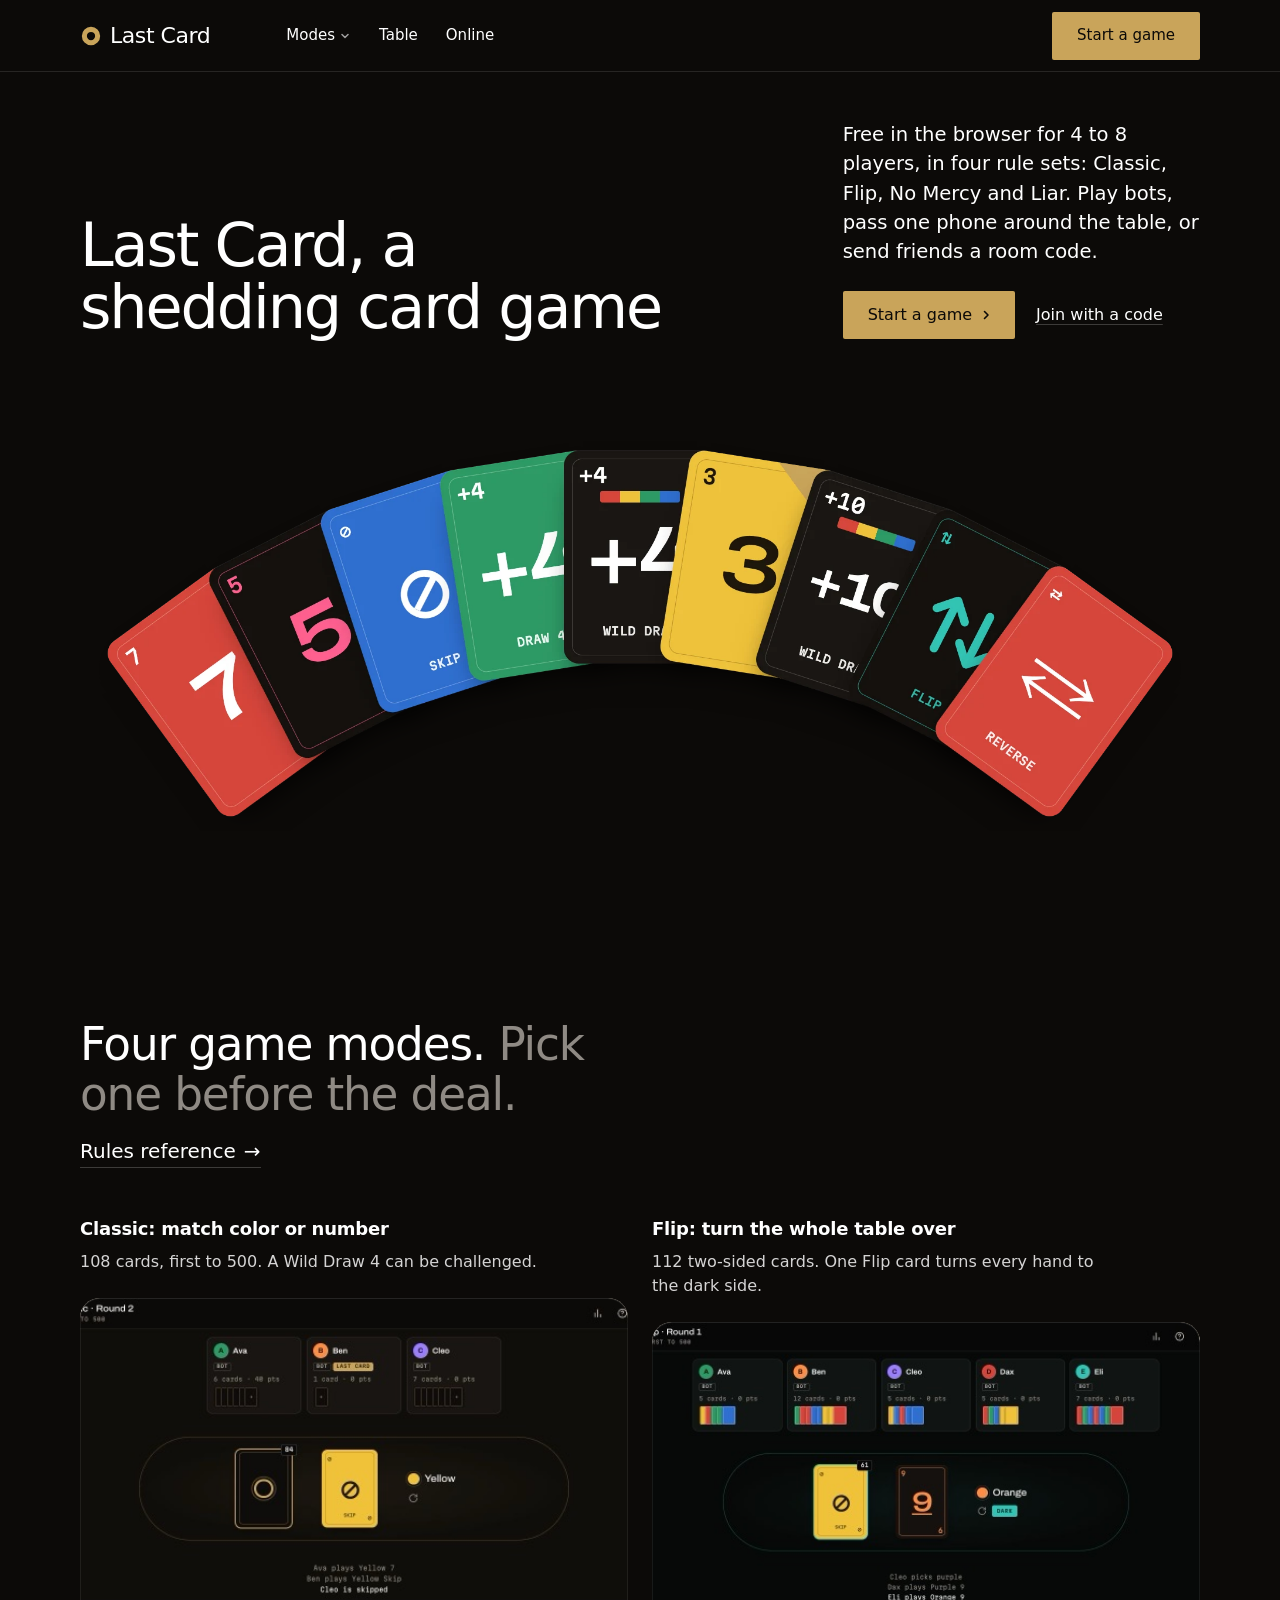
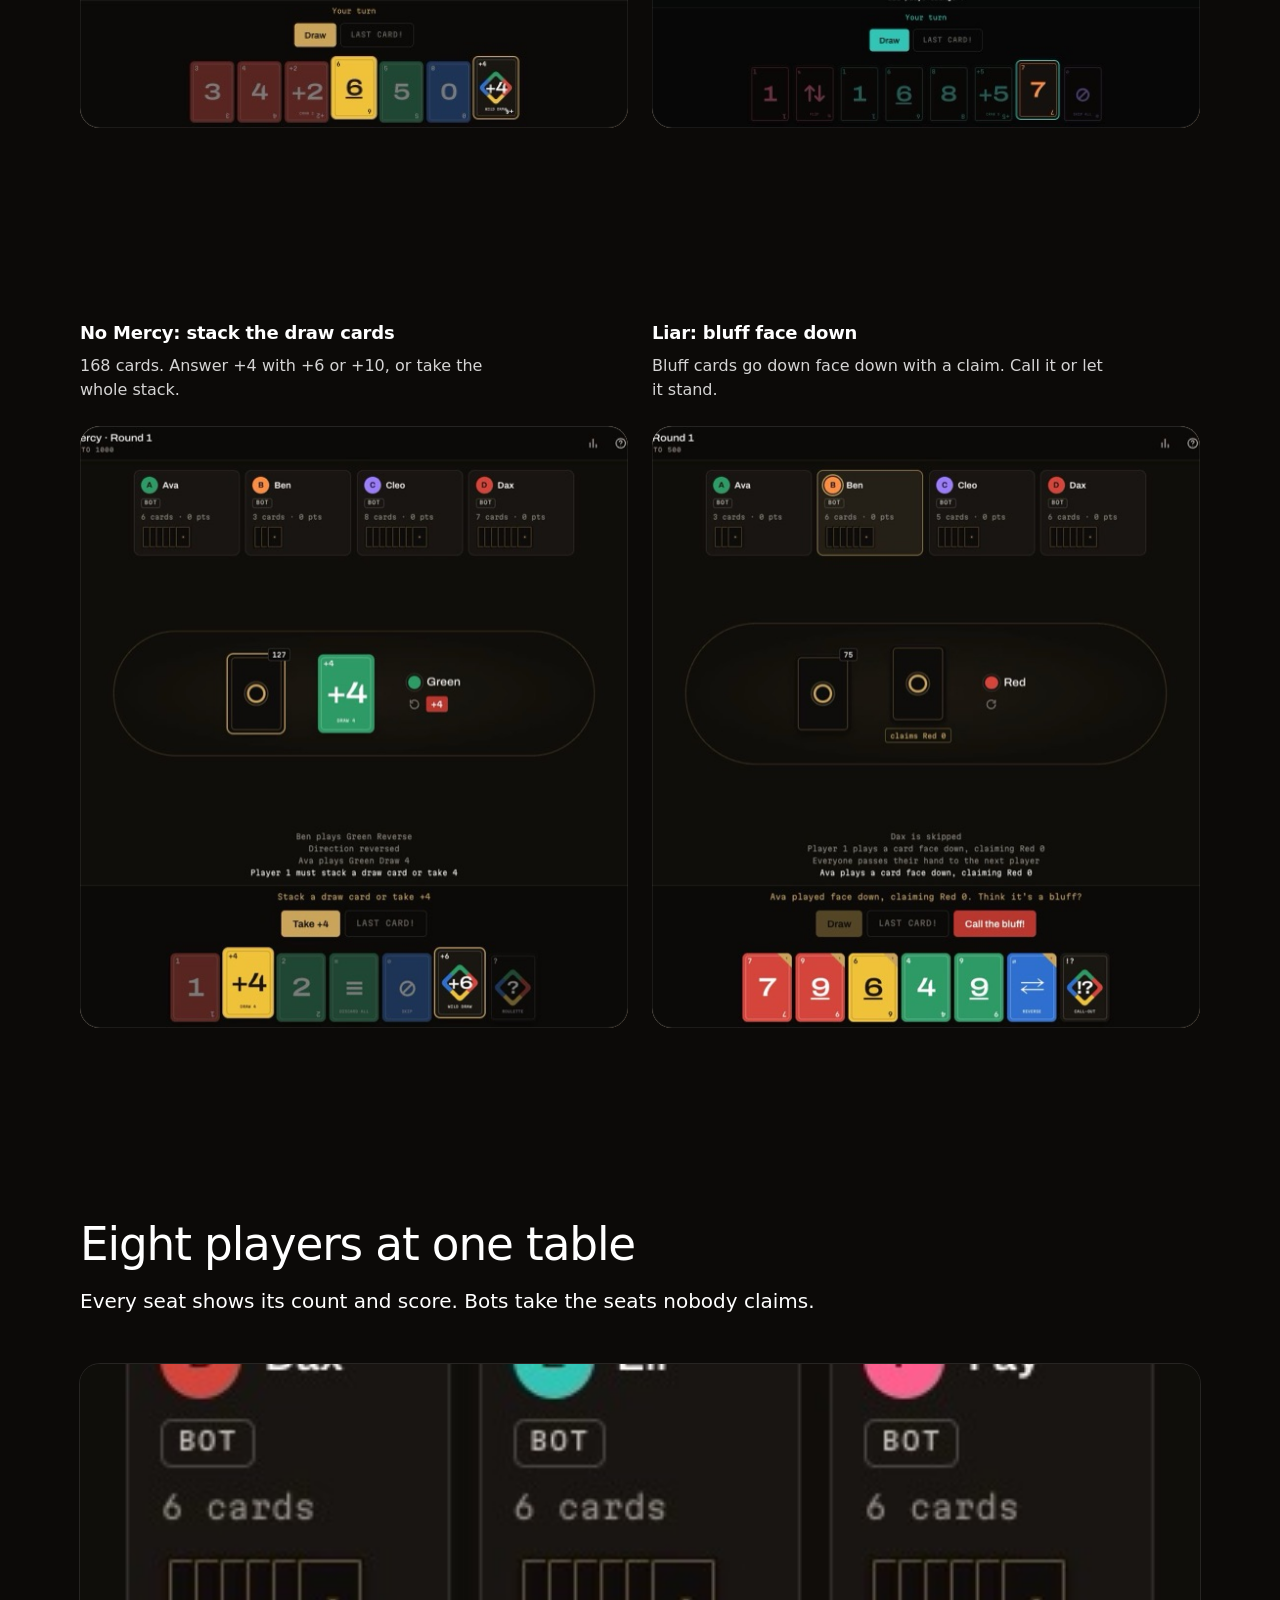
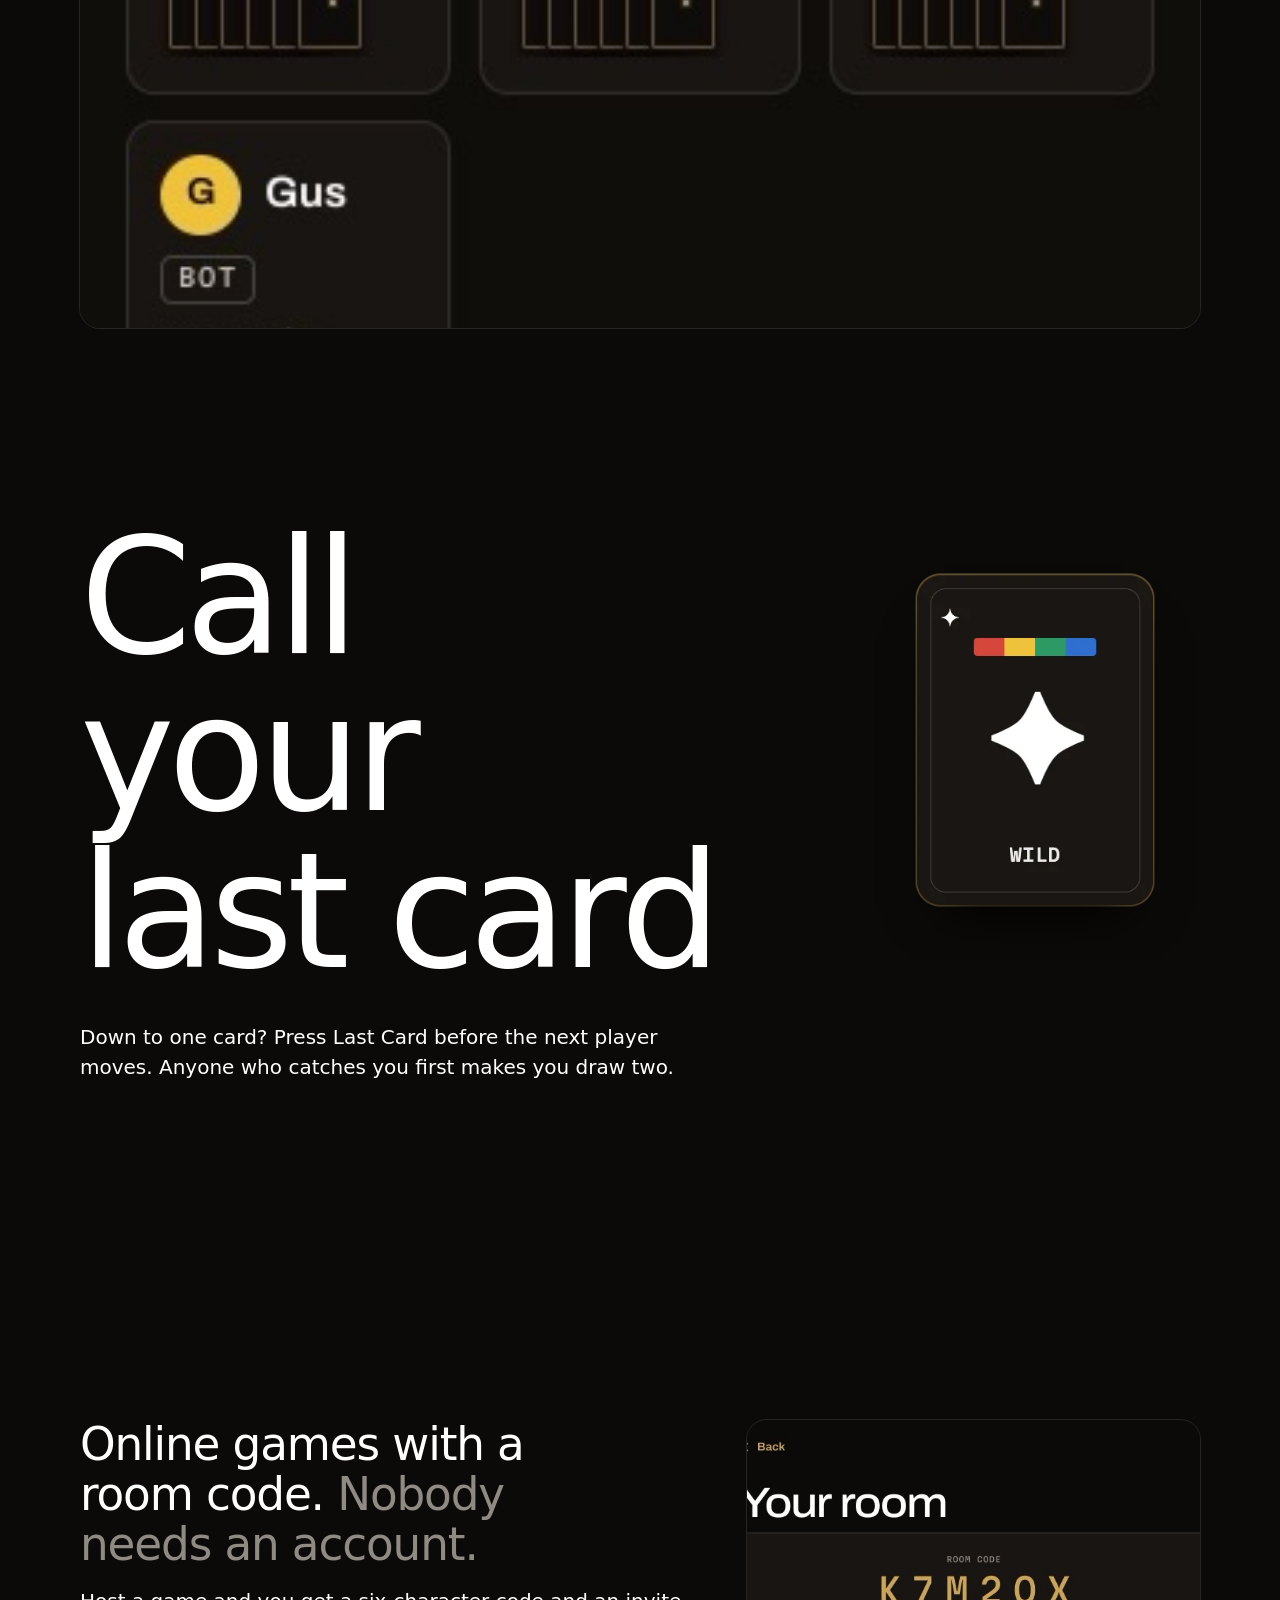
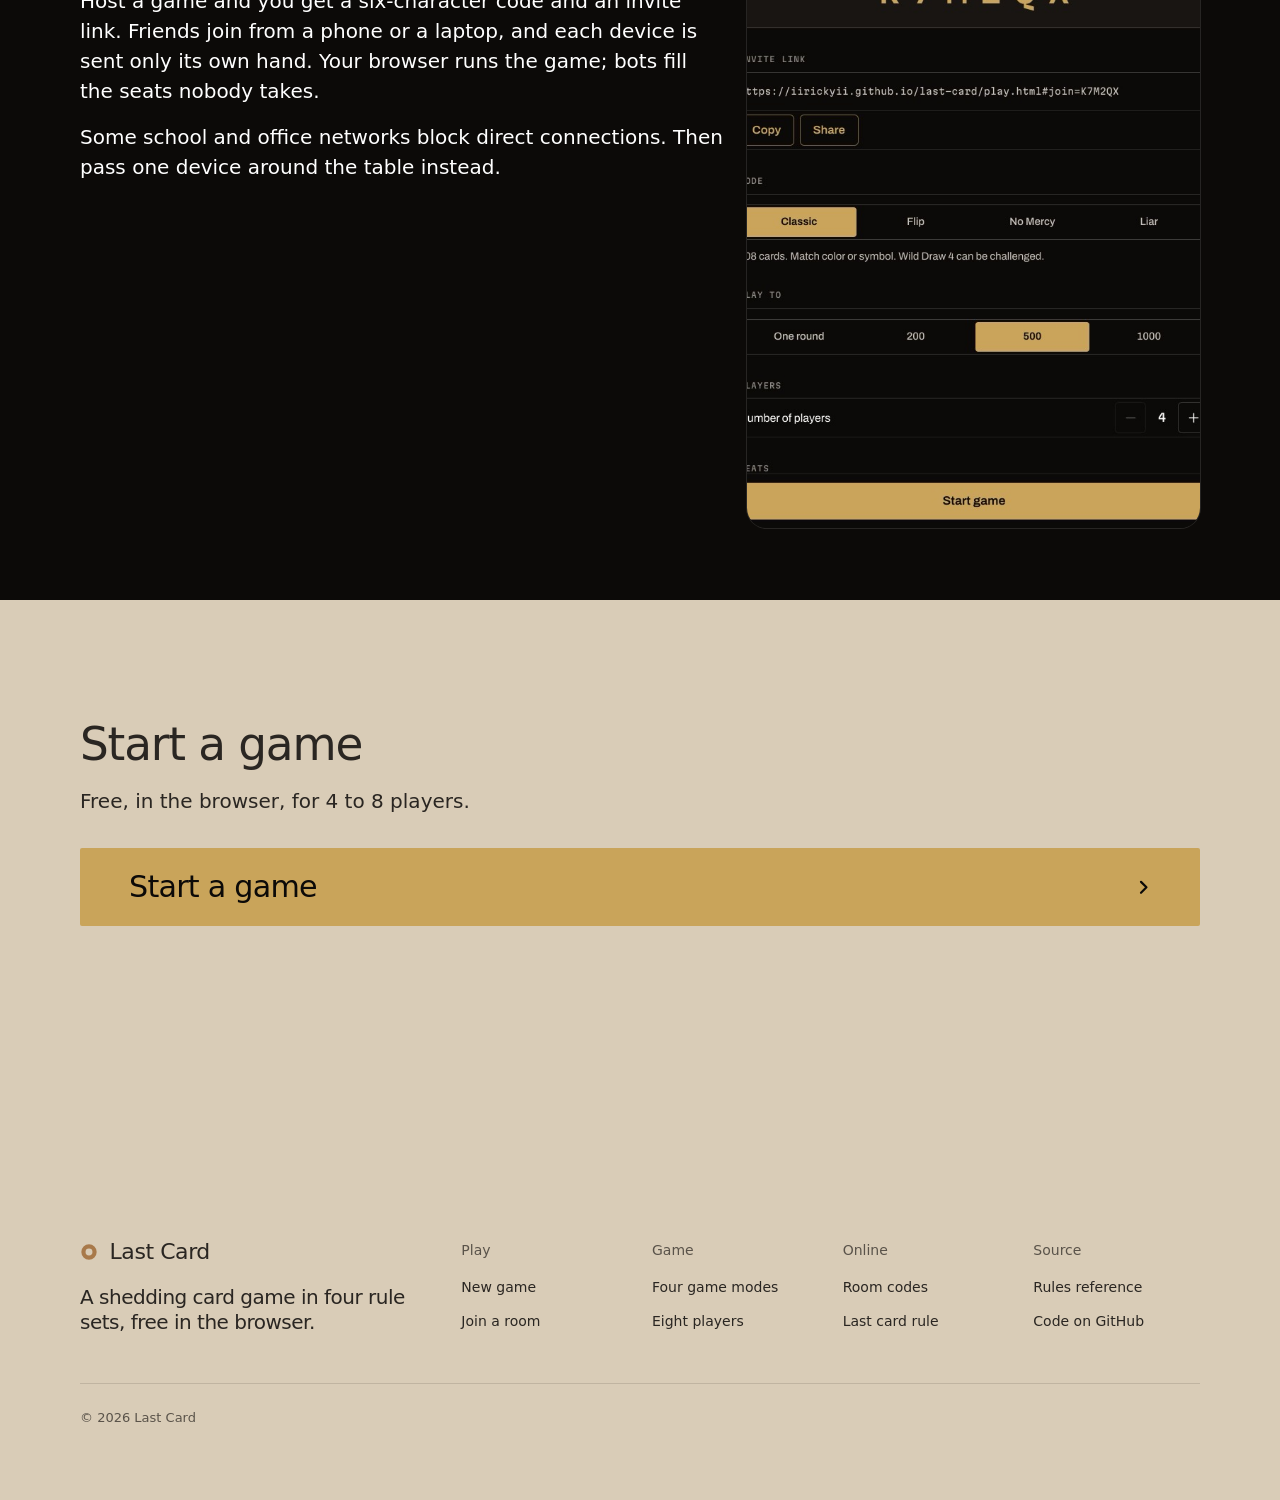
<file: index.html>
<!doctype html>
<html lang="en" data-type="software" data-radius="soft" data-ground="sand" data-buttons="block" data-motion>
<head>
<meta charset="utf-8">
<meta http-equiv="Content-Security-Policy" content="default-src 'self'; script-src 'self' 'sha256-tLacyvDXM7iOBdrKicHZHGDOpIjXw5dTwO25l/lTFaI=' 'sha256-1bYHHe3SE5ji7T/2HhIPPaOd3hoICy83QpaTDL+iRYk='; style-src 'self' 'unsafe-inline' https://fonts.googleapis.com; font-src https://fonts.gstatic.com; img-src 'self' data:; connect-src 'self'; base-uri 'none'; form-action 'none'; object-src 'none'">
<meta name="viewport" content="width=device-width, initial-scale=1, viewport-fit=cover">
<title>Last Card: a free card game for 4 to 8 players</title>
<meta name="description" content="Play Classic, Flip, No Mercy or Liar in your browser, against bots or with friends online. No account, nothing to install.">
<meta property="og:type" content="website">
<meta property="og:title" content="Last Card: a free card game for 4 to 8 players">
<meta property="og:description" content="Classic, Flip, No Mercy or Liar in your browser, against bots or with friends online.">
<meta property="og:image" content="https://iirickyii.github.io/last-card/share.jpg">
<meta name="twitter:card" content="summary_large_image">
<link rel="icon" href="favicon.svg" type="image/svg+xml">
<meta name="theme-color" content="#0c0a08">
<link rel="canonical" href="https://iirickyii.github.io/last-card/">
<meta name="site-kind" content="gaming">
<meta name="page-type" content="software">
<link rel="preconnect" href="https://fonts.googleapis.com"><link rel="preconnect" href="https://fonts.gstatic.com" crossorigin>
<link href="https://fonts.googleapis.com/css2?family=Archivo:wdth,wght@62..125,400..600&family=Martian+Mono:wght@400..500&display=swap" rel="stylesheet">
<link rel="stylesheet" href="assets/system.css">
<link rel="stylesheet" href="assets/ui/cards.css">
<link rel="stylesheet" href="assets/motion/motion.css">
<link rel="stylesheet" href="assets/backgrounds/backgrounds.css">
<link rel="stylesheet" href="assets/layout/layout.css">
<link rel="stylesheet" href="assets/icons/icon.css">
<style>:root { --p-bg:#0c0a08; --p-surface:#181512; --p-ink:#ffffff; --p-muted:#8f8a84; --p-accent:#c9a45a; --p-accent-ink:#0c0a08; --p-action:#c9a45a; --p-action-ink:#0c0a08; --p-inv-bg:#ffffff; --p-inv-surface:#ebebeb; --p-inv-ink:#0c0a08; --p-inv-muted:#5c5b59; --p-inv-accent:#0c0a08; --p-inv-accent-ink:#ffffff; --p-inv-action:#0c0a08; --p-inv-action-ink:#ffffff; --font-display:"Archivo",system-ui,sans-serif; --font-text:"Archivo",system-ui,sans-serif; --font-mono:"Martian Mono",ui-monospace,"SFMono-Regular",Menlo,Consolas,monospace; --display-weight:500; --display-tracking:-0.025em; --display-tracking-xl:-0.035em; --display-stretch:110%; --ly-scale:0.9; }</style>
<link rel="stylesheet" href="cards.css?v=b49a2296f2">
<link rel="stylesheet" href="site.css?v=7a88086098">
<script src="site.js?v=d8f955daa9" defer></script>
<script>document.documentElement.classList.add('m-enter');setTimeout(()=>document.documentElement.classList.add('m-enter-done'),700)</script>
<script src="assets/backgrounds/backgrounds.js"></script>
<script>document.documentElement.classList.add('mo-js');setTimeout(()=>document.documentElement.classList.add('mo-safe'),2500)</script>
<link rel="modulepreload" href="assets/moments/moments.js">
<link rel="modulepreload" href="assets/moments/lib.js">
<link rel="modulepreload" href="assets/moments/letters-assemble/moment.js">
</head>
<body>
<!-- type: software (site-kind gaming): a free browser card game for 4 to 8 players
     deal: hero product, palette warm-black-gold, type archivo (Archivo with Martian Mono), radius soft,
     nav nav-mega, close close-type, footer footer-statement, rhythm media-band, buttons block, mark ring,
     ground sand (the lit stage and the closing slab), grounds none, effect none (the cards and the game's
     own screens are the pictures; nothing abstract stands in for them)
     moments: letters-assemble in #call
     pictures: the hero's cards are the game's own card art in HTML; every other picture is a capture of
     the real game (media/), taken from seeded deals. -->

<header class="nav">
  <div class="wrap nav__bar">
    <a class="skip-link" href="#top">Skip to content</a>
    <a class="nav__logo" href="#top"><span class="mark" data-mark="ring" aria-hidden="true"></span>Last Card</a>
    <nav class="nav__links" aria-label="Main">
      <div class="nav__item">
        <a class="nav__link" href="#modes">Modes <svg class="chev" viewBox="0 0 12 12" aria-hidden="true"><path d="M3 4.5l3 3 3-3" fill="none" stroke="currentColor" stroke-width="1.5" stroke-linecap="round" stroke-linejoin="round"/></svg></a>
        <div class="nav__menu">
          <div class="wrap grid">
            <div class="menu-col span-3">
              <p class="t-label">Rule sets</p>
              <a href="#classic">Classic<span>108 cards, challenge the Draw 4</span></a>
              <a href="#flip">Flip<span>112 cards with a dark side</span></a>
              <a href="#nomercy">No Mercy<span>168 cards, stacks and knockouts</span></a>
              <a href="#liar">Liar<span>Face-down cards and bluff calls</span></a>
            </div>
            <div class="menu-col span-3">
              <p class="t-label">Ways to play</p>
              <a href="play.html">On one device<span>Bots and friends passing the phone</span></a>
              <a href="#online">Online<span>Friends join with a room code</span></a>
            </div>
            <a class="menu-card span-3 start-10" href="#flip">
              <div class="panel"><img class="frame__img" src="media/flip.jpg" srcset="media/flip-640.jpg 640w, media/flip.jpg 1280w" sizes="300px" alt="A Flip game on its dark side, six seats, the player's hand of black cards along the bottom" width="1280" height="800" loading="lazy"></div>
              <span class="t-card">The dark side</span>
              <span class="t-small muted">One Flip card turns every hand over.</span>
            </a>
          </div>
        </div>
      </div>
      <div class="nav__item"><a class="nav__link" href="#table">Table</a></div>
      <div class="nav__item"><a class="nav__link" href="#online">Online</a></div>
    </nav>
    <div class="nav__actions">
      <a class="btn btn--primary" href="play.html">Start a game</a>
    </div>
    <button class="nav__toggle" type="button" aria-expanded="false" aria-label="Menu">
      <svg width="18" height="18" viewBox="0 0 18 18" aria-hidden="true"><path d="M2 5h14M2 13h14" stroke="currentColor" stroke-width="1.6" stroke-linecap="round"/></svg>
    </button>
  </div>
</header>

<main id="top">
  <section class="hero hero--product" data-enter aria-labelledby="hero-h">
    <div class="wrap"><div class="hero-text hero__in">
      <div class="hero__head">
        <div>
          <h1 id="hero-h">Last Card, a shedding card game</h1>
          <p class="hero__lead">Free in the browser for 4 to 8 players, in four rule sets: Classic, Flip, No Mercy and Liar. Play bots, pass one phone around the table, or send friends a room code.</p>
        </div>
        <div class="btn-row">
          <a class="btn btn--primary" href="play.html">Start a game<svg class="m-arrow" viewBox="0 0 12 12" aria-hidden="true"><path class="m-arrow__stem" d="M1 6h8"/><path class="m-arrow__head" d="M4.5 2.5 8 6l-3.5 3.5"/></svg></a>
          <a class="btn btn--secondary" href="play.html#join">Join with a code</a>
        </div>
      </div>
      <div class="hero__stage">
        <img class="is-cutout fan-wide" src="media/fan-1900.webp" srcset="media/fan-950.webp 950w, media/fan-1900.webp 1900w, media/fan.webp 3800w" sizes="(max-width: 1023px) 100vw, 1280px" alt="A hand of nine Last Card cards: a red 7, a pink 5 from Flip's dark side, a blue Skip, a green Draw 4, a Wild Draw 4, a yellow 3 bluff card, a Wild Draw 10, a teal Flip and a red Reverse" width="3800" height="1380">
        <img class="is-cutout fan-narrow" src="media/fan-phone-760.webp" srcset="media/fan-phone-760.webp 760w, media/fan-phone.webp 1520w" sizes="342px" alt="Three Last Card cards in a hand: a pink 5 from Flip's dark side, a Wild Draw 4 and a yellow 3 bluff card" width="1520" height="1000">
      </div>
    </div></div>
  </section>

  <section class="section g2" id="modes" aria-labelledby="modes-h">
    <div class="wrap">
      <div class="group">
        <div class="section-head">
          <h2 id="modes-h">Four game modes. <span class="muted">Pick one before the deal.</span></h2>
          <p><a class="link" href="https://github.com/IIRickyII/last-card/blob/main/RULES.md">Rules reference</a></p>
        </div>
        <div class="grid">
          <article class="card card--open span-6" id="classic">
            <h3>Classic: match color or number</h3>
            <p>108 cards, first to 500. A Wild Draw 4 can be challenged.</p>
            <div class="panel"><img class="frame__img" src="media/match.jpg" srcset="media/match-640.jpg 640w, media/match.jpg 1280w" sizes="(max-width: 639px) 342px, (max-width: 1023px) 350px, 628px" alt="A Classic game for four: a yellow Skip on the pile and the player's hand with a yellow 6 and a Wild Draw 4 ready to play" width="1280" height="800" loading="lazy"></div>
          </article>
          <article class="card card--open span-6" id="flip">
            <h3>Flip: turn the whole table over</h3>
            <p>112 two-sided cards. One Flip card turns every hand to the dark side.</p>
            <div class="panel"><img class="frame__img" src="media/flip.jpg" srcset="media/flip-640.jpg 640w, media/flip.jpg 1280w" sizes="(max-width: 639px) 342px, (max-width: 1023px) 350px, 628px" alt="A Flip game on its dark side: an orange 9 on the pile and the player's hand of black cards printed in pink, teal, orange and purple" width="1280" height="800" loading="lazy"></div>
          </article>
        </div>
      </div>
      <div class="grid">
        <article class="card card--open span-6" id="nomercy">
          <h3>No Mercy: stack the draw cards</h3>
          <p>168 cards. Answer +4 with +6 or +10, or take the whole stack.</p>
          <div class="panel"><img class="frame__img" src="media/stack.jpg" srcset="media/stack-640.jpg 640w, media/stack.jpg 1040w" sizes="(max-width: 639px) 342px, (max-width: 1023px) 350px, 628px" alt="A No Mercy game: a green Draw 4 on the pile, a red +4 stack marker and the player's hand with a Draw 4 and a Wild Draw 6 to answer it" width="1040" height="1000" loading="lazy"></div>
        </article>
        <article class="card card--open span-6" id="liar">
          <h3>Liar: bluff face down</h3>
          <p>Bluff cards go down face down with a claim. Call it or let it stand.</p>
          <div class="panel"><img class="frame__img" src="media/bluff.jpg" srcset="media/bluff-640.jpg 640w, media/bluff.jpg 1040w" sizes="(max-width: 639px) 342px, (max-width: 1023px) 350px, 628px" alt="A Liar game: a face-down card on the pile that claims Red 0, and a Call the bluff button beside the player's hand" width="1040" height="1000" loading="lazy"></div>
        </article>
      </div>
    </div>
  </section>

  <section class="section" id="table" aria-labelledby="table-h">
    <div class="wrap">
      <div class="section-head">
        <h2 id="table-h">Eight players at one table</h2>
        <p>Every seat shows its count and score. Bots take the seats nobody claims.</p>
      </div>
      <div class="band fill">
        <picture>
          <source media="(max-width: 639px)" srcset="media/table-phone-390.jpg 390w, media/table-phone.jpg 780w" sizes="342px">
          <img src="media/table.jpg" alt="A Classic game for eight: seven opponents along the top, the draw pile and a red 2 on the table, and the player's hand of seven cards" width="1920" height="800" loading="lazy">
        </picture>
      </div>
    </div>
  </section>

  <section class="section" id="call" data-moment="letters-assemble" aria-labelledby="call-h">
    <div class="wrap grid">
      <div class="span-7">
        <h2 class="mo-la__type" id="call-h">Call your last card</h2>
        <p class="mo-la__sub">Down to one card? Press Last Card before the next player moves. Anyone who catches you first makes you draw two.</p>
      </div>
      <div class="lastcard span-5 start-8"><img src="media/last-card.webp" srcset="media/last-card-420.webp 420w, media/last-card.webp 630w" sizes="(max-width: 1023px) 200px, 330px" alt="One Wild card, the last card left in a hand" width="630" height="840" loading="lazy"></div>
    </div>
  </section>

  <section class="section" id="online" aria-labelledby="online-h">
    <div class="wrap">
      <div class="grid fill">
        <div class="span-7">
          <div class="section-head">
            <h2 id="online-h">Online games with a room code. <span class="muted">Nobody needs an account.</span></h2>
            <p>Host a game and you get a six-character code and an invite link. Friends join from a phone or a laptop, and each device is sent only its own hand. Your browser runs the game; bots fill the seats nobody takes.</p>
            <p>Some school and office networks block direct connections. Then pass one device around the table instead.</p>
          </div>
        </div>
        <div class="room span-5 start-8"><img src="media/room.jpg" srcset="media/room-760.jpg 760w, media/room.jpg 1520w" sizes="(max-width: 1023px) 100vw, 520px" alt="The host's room screen: the room code K7M2QX in gold, the invite link with Copy and Share, and the mode and target score settings" width="1520" height="2000"></div>
      </div>
    </div>
  </section>

</main>

<footer class="footer closing footer--statement" id="contact" aria-labelledby="close-h">
  <div class="wrap">
    <div class="closing__cta close--type">
      <div class="section-head">
        <h2 id="close-h">Start a game</h2>
        <p>Free, in the browser, for 4 to 8 players.</p>
      </div>
      <a class="btn btn--primary btn--xl btn--wide" href="play.html">Start a game<svg class="m-arrow" viewBox="0 0 12 12" aria-hidden="true"><path class="m-arrow__stem" d="M1 6h8"/><path class="m-arrow__head" d="M4.5 2.5 8 6l-3.5 3.5"/></svg></a>
    </div>
    <div class="closing__links">
      <div class="grid">
        <div class="span-4 stack-4">
          <a class="nav__logo" href="#top"><span class="mark" data-mark="ring" aria-hidden="true"></span>Last Card</a>
          <p class="footer__lede">A shedding card game in four rule sets, free in the browser.</p>
        </div>
        <div class="span-2 footer__col"><h3>Play</h3><ul><li><a href="play.html">New game</a></li><li><a href="play.html#join">Join a room</a></li></ul></div>
        <div class="span-2 footer__col"><h3>Game</h3><ul><li><a href="#modes">Four game modes</a></li><li><a href="#table">Eight players</a></li></ul></div>
        <div class="span-2 footer__col"><h3>Online</h3><ul><li><a href="#online">Room codes</a></li><li><a href="#call">Last card rule</a></li></ul></div>
        <div class="span-2 footer__col"><h3>Source</h3><ul><li><a href="https://github.com/IIRickyII/last-card/blob/main/RULES.md">Rules reference</a></li><li><a href="https://github.com/IIRickyII/last-card">Code on GitHub</a></li></ul></div>
      </div>
      <div class="footer__legal">
        <span>&copy; 2026 Last Card</span>
      </div>
    </div>
  </div>
</footer>

<script type="module" src="assets/system.js"></script>
<script type="module" src="assets/motion/motion.js"></script>
<script type="module" src="assets/layout/layout.js"></script>
</body>
</html>
</file>
<file: assets/system.css>
/*
  taste-skill system.css - the one system for the page. Link it first, then assets/ui/cards.css (the
  feature card, its panel and the fragment placements), then set the palette (--p-*), the fonts and
  the radius set on :root in the page (node scripts/start.mjs prints that block).
  Do not add a second grid, spacing scale, type scale, radius scale, button or card style.
*/

/* ---------------------------------------------------------------- tokens */
:root {
  /* palette (hex only; fx.js reads --bg --surface --ink --muted --accent --accent-ink) */
  --p-bg: #ffffff;
  --p-surface: #f4f4f4;
  --p-ink: #111111;
  --p-muted: #6b6b6b;
  --p-accent: #1a4be0;
  --p-accent-ink: #ffffff;
  --p-action: #1a4be0;      /* buttons, links, focus: the accent, or the ink when the accent is too pale */
  --p-action-ink: #ffffff;
  --p-inv-bg: #111111;
  --p-inv-surface: #1c1c1c;
  --p-inv-ink: #f4f4f4;
  --p-inv-muted: #a3a3a3;
  --p-inv-accent: #ffffff;
  --p-inv-accent-ink: #111111;
  --p-inv-action: #ffffff;
  --p-inv-action-ink: #111111;
  /* the lit ground behind UI and in the closing band (references/cards.md), one per page, tech pages only
     (none on kind other, which is flat): <html data-ground="sand|sky|sage|painting">. system.js gives it to every ground
     that holds UI, on light and dark pages alike; --hue on one panel changes only its accent */
  --ground-bg: #d9ccb7; --ground-surface: #e9e0d2; --ground-ink: #2a2622; --ground-muted: #5a534a; --ground-accent: #a8794a;

  /* fonts */
  --font-display: system-ui, -apple-system, "Segoe UI", sans-serif;
  --font-text: system-ui, -apple-system, "Segoe UI", sans-serif;
  --font-mono: ui-monospace, "SFMono-Regular", Menlo, Consolas, monospace;
  --display-weight: 400;    /* headlines 400; 500 on a tech page (software, gaming, hardware) */
  --display-tracking: -0.025em;

  /* the page rhythm (references/layout-v4.md): one section per screen. The header is fixed and
     --nav tall; every section is padded --padt above and --padb (plus the phone action bar, --bar)
     below, and is exactly one or two screens tall (--h: 1 or 2; --hm on a phone). The hero's words
     start --hgap under the header and its content ends --hpadb above the fold. */
  --nav: 72px;
  --padt: 120px;
  --padb: 72px;
  --hgap: 48px;
  --hpadb: 64px;
  --bar: 0px;
  /* grid: one .wrap (alias .container) for the header, every section and the footer, the same
     --gut on both sides: 1280 wide at x 80-1360 at 1440, 342 at x 24-366 at 390 */
  --container: 1280px;
  --gut: 80px;
  --pad: var(--gut);
  --gutter: 24px;

  /* spacing: 4/8 scale */
  --s-1: 4px;  --s-2: 8px;  --s-3: 12px; --s-4: 16px; --s-5: 24px;
  --s-6: 32px; --s-7: 48px; --s-8: 64px; --s-9: 96px; --s-10: 128px;
  --section: 40px;      /* only a .section outside main (the kit's demo pages); every main > section and
                           footer.closing take --padt and --padb */
  --section-band: 56px; /* the same for an older footer outside footer.closing */
  --head-gap: 48px;     /* the one heading-to-content gap, 32 on a phone (layout.css reads it as --ly-head-gap) */
  --card-pad: 16px;     /* card padding (cards.css sets its own for cards with a panel) */
  --card-gap: 16px;     /* gap between cards */

  /* type scale (the only sizes on the page) */
  --t-label: 13px;
  --t-small: 14px;
  --t-body: 16px;
  --t-lead: 18px;
  --t-card: 18px;
  --t-h3: 24px;
  /* straight lines from the phone size at 390 to the desktop size at 1440 (system.md's table) */
  --t-h2: clamp(30px, 1.72vw + 23.3px, 48px);
  --t-h1: clamp(38px, 3.24vw + 25.4px, 72px);
  /* a big number stays a step under the h2 (VI-11): 38 at 1440, 28 at 390, so it never reads as a
     section heading; a stats row and a price set their own, smaller still */
  --t-stat: clamp(28px, .952vw + 24.29px, 38px);

  /* radius: one scale (soft by default; data-radius on <html> switches it) */
  --r-sm: 8px;  --r-md: 12px; --r-lg: 20px; --r-btn: 8px;

  /* controls (fixed here; a page never adds its own) */
  --btn-h: 44px;
  --btn-h-sm: 36px;
  --nav-h: var(--nav);  /* the older name, kept for the kit's files */
  --icon: 16px;         /* small icons: socials, menu chevrons, mono brand marks */

  /* motion: the one UI ease-out (motion.css --m-ease and ui/base.css --u-ease read it; references/motion.md) */
  --ease: cubic-bezier(.2, .8, .2, 1);
  --dur: 180ms;
}
html[data-radius="sharp"] { --r-sm: 4px; --r-md: 6px;  --r-lg: 8px;  --r-btn: 4px; }
html[data-radius="soft"]  { --r-sm: 8px; --r-md: 12px; --r-lg: 20px; --r-btn: 8px; }
html[data-radius="round"] { --r-sm: 10px; --r-md: 16px; --r-lg: 24px; --r-btn: 999px; }
/* the four lit grounds (references/cards.md); sand is the default above. painting goes with
   painterly-landscape (x.ai's daylight sky over olive hills) */
html[data-ground="sky"]      { --ground-bg: #c6d3df; --ground-surface: #d6e0e9; --ground-ink: #25303a; --ground-muted: #4d5964; --ground-accent: #3f6a92; }
html[data-ground="sage"]     { --ground-bg: #cdd6c6; --ground-surface: #dce3d6; --ground-ink: #262d24; --ground-muted: #535b51; --ground-accent: #6c8e63; }
html[data-ground="painting"] { --ground-bg: #79a8d6; --ground-surface: #a6c4e2; --ground-ink: #16212c; --ground-muted: #273949; --ground-accent: #9c9b3c; }
/* cards.css takes its card and panel radii from this scale */
html[data-radius] .card { --c-r: var(--r-lg); }
html[data-radius] .panel { --p-r: var(--r-md); }

/* a phone: the header 56, the sections padded 96 / 48, the hero's words 40 under the header and its
   content ending 24 above the fold, 24 at both sides, 12 between columns */
@media (max-width: 639px) {
  :root { --nav: 56px; --padt: 96px; --padb: 48px; --hgap: 40px; --hpadb: 24px; --gut: 24px; --gutter: 12px; --card-gap: 12px; --head-gap: 32px; }
}
@media (min-width: 640px) {
  :root { --gut: 48px; --section: 48px; --section-band: 72px; --card-pad: 24px; }
}
@media (min-width: 1024px) {
  :root { --gut: 80px; --section: 56px; --section-band: 96px; --card-gap: 24px;
          --t-lead: 20px; --t-card: 20px; --t-h3: 28px; }
  /* a place (and a local service): the 1200 column at x 120-1320 */
  html[data-type="place"] { --gut: 120px; --container: 1200px; }
}
/* a place (VI-06, ST-96, PH-23): its own smaller type (h1 48/53 and 32/37, h2 32/40 and 24/30, titles
   and the sub-line 20 and 18), the Recipe 3 hero's gap under its photograph (40, 24 on a phone),
   square photographs and cards and 2px buttons, whatever data-radius and data-buttons say */
:root[data-type="place"] {
  --hgap: 40px;
  --t-h1: clamp(32px, 1.524vw + 26.06px, 48px);
  --t-h2: clamp(24px, .762vw + 21px, 32px);
  --t-h3: clamp(20px, .381vw + 18.51px, 24px);
  --r-sm: 2px; --r-md: 0px; --r-lg: 0px; --r-btn: 2px;
}
:root[data-type="place"] :is(h1, .t-h1) { line-height: 1.104; }
:root[data-type="place"] :is(h2, .t-h2) { line-height: 1.25; }
@media (max-width: 639px) {
  :root[data-type="place"] { --hgap: 24px; }
  :root[data-type="place"] :is(h1, .t-h1) { line-height: 1.156; }
}

/* ---------------------------------------------------------------- grounds (at most three) */
:root, .ground-base {
  --bg: var(--p-bg); --surface: var(--p-surface); --ink: var(--p-ink); --muted: var(--p-muted);
  --accent: var(--p-accent); --accent-ink: var(--p-accent-ink); --card: var(--p-surface);
  --action: var(--p-action); --action-ink: var(--p-action-ink);
}
.ground-surface {
  --bg: var(--p-surface); --surface: var(--p-bg); --ink: var(--p-ink); --muted: var(--p-muted);
  --accent: var(--p-accent); --accent-ink: var(--p-accent-ink); --card: var(--p-bg);
  --action: var(--p-action); --action-ink: var(--p-action-ink);
}
.ground-inverse {
  --bg: var(--p-inv-bg); --surface: var(--p-inv-surface); --ink: var(--p-inv-ink); --muted: var(--p-inv-muted);
  --accent: var(--p-inv-accent); --accent-ink: var(--p-inv-accent-ink); --card: var(--p-inv-surface);
  --action: var(--p-inv-action); --action-ink: var(--p-inv-action-ink);
}
:root, .ground-base, .ground-surface, .ground-inverse {
  --line: color-mix(in oklab, var(--ink) 11%, transparent);
  --line-strong: color-mix(in oklab, var(--ink) 20%, transparent);
  /* effects (fx.js) and UI fragments (assets/ui) take the colours of the ground they sit on */
  --fx-bg: var(--bg); --fx-surface: var(--surface); --fx-ink: var(--ink); --fx-muted: var(--muted);
  --fx-accent: var(--accent); --fx-accent-ink: var(--accent-ink);
  --ui-font: var(--font-text); --ui-mono: var(--font-mono); --ui-radius: var(--r-md);
}
.ground-base, .ground-surface, .ground-inverse { background: var(--bg); color: var(--ink); }

/* ---------------------------------------------------------------- base */
*, *::before, *::after { box-sizing: border-box; }
/* an anchor lands on the section's top (the judge's frame): the fixed header covers --nav of its --padt */
html { -webkit-text-size-adjust: 100%; scroll-padding-top: 0; scroll-behavior: auto; margin: 0; }
body {
  margin: 0; background: var(--bg); color: var(--ink);
  font: 400 var(--t-body)/1.55 var(--font-text);
  -webkit-font-smoothing: antialiased; text-rendering: optimizeLegibility; overflow-x: clip;
}
img, svg, video, canvas { display: block; max-width: 100%; }
/* hidden means hidden, also on an img the line above makes a block (a menu tab's photograph, a peek photograph) */
[hidden] { display: none !important; }
img, video { height: auto; }
a { color: inherit; text-decoration: none; }
button { font: inherit; color: inherit; }
h1, h2, h3, h4, p, ul, ol, figure, blockquote { margin: 0; }
ul, ol { padding: 0; list-style: none; }
h1, h2, h3, h4 {
  font-family: var(--font-display); font-weight: var(--display-weight);
  letter-spacing: var(--display-tracking); text-wrap: balance; overflow-wrap: break-word;
  /* a long word (a German compound at 390) breaks at a syllable with a hyphen, in the language of <html lang>;
     only words of 10 letters or more, 4 at least on each side, so a short English heading never breaks */
  hyphens: auto; -webkit-hyphens: auto; hyphenate-limit-chars: 10 4 4;
}
h1, .t-h1 { font-size: var(--t-h1); line-height: 1.04; }
h2, .t-h2 { font-size: var(--t-h2); line-height: 1.1; }
h3, .t-h3 { font-size: var(--t-h3); line-height: 1.2; }
h4, .t-card { font-family: var(--font-text); font-weight: 500; font-size: var(--t-card); line-height: 1.3; letter-spacing: -0.01em; }
p { text-wrap: pretty; }
.t-lead  { font-size: var(--t-lead); line-height: 1.5; }
.t-body  { font-size: var(--t-body); line-height: 1.55; }
.t-small { font-size: var(--t-small); line-height: 1.5; }
.t-label { font-size: var(--t-label); font-weight: 500; line-height: 1.4; letter-spacing: 0.01em; }
.t-stat  { font-family: var(--font-display); font-weight: var(--display-weight); font-size: var(--t-stat);
           line-height: 1; letter-spacing: var(--display-tracking); font-variant-numeric: tabular-nums; }
.muted { color: var(--muted); }
.mono  { font-family: var(--font-mono); }
.measure { max-width: 62ch; }
:focus-visible { outline: 2px solid var(--action); outline-offset: 2px; border-radius: 2px; }
::selection { background: color-mix(in oklab, var(--accent) 30%, transparent); }

/* ---------------------------------------------------------------- grid */
.wrap, .container { width: min(100% - 2 * var(--gut), var(--container)); margin-inline: auto; padding-inline: 0; }
.grid { display: grid; grid-template-columns: repeat(12, minmax(0, 1fr)); column-gap: var(--gutter); row-gap: var(--card-gap); }
.grid > * { min-width: 0; grid-column: 1 / -1; }
.section { padding-block: var(--section); }

/* ---------------------------------------------------------------- one section per screen
   The page is a stack of screens. Framed at scrollY = k x the screen height, a shot shows exactly one
   section: the hero alone on the first screen, every other section (and footer.closing, the close and
   the footer in one) exactly one or two screens tall, its h2 first, --padt under its top. Heights
   and padding do it: no pinning, snapping or script.
     <section class="section" id=".." style="--h: 2">     (2 screens; --hm sets a phone's count alone)
       <div class="wrap"> the h2 first, then the content </div>     (the one in-flow child)
     </section>
   A layer (a full-bleed photograph or ground behind the words) is an <img class="layer" aria-hidden="true">
   beside the .wrap. Content must fit: one screen holds 708px of content at 1440x900 (900 - 120 - 72),
   two hold 1,608 (the second screen's part starts --padt under its top with .g2). From 640 to 1279 a
   section keeps at least its screens and grows past them rather than overlap the next. */
main > :is(section, .section), footer.closing {
  position: relative; box-sizing: border-box;
  height: calc(var(--h, 1) * 100vh); height: calc(var(--h, 1) * 100svh);
  padding: var(--padt) 0 calc(var(--padb) + var(--bar));
}
main > :is(section, .section) > :is(.wrap, .container), footer.closing > .wrap { position: relative; z-index: 1; height: 100%; }
main > :is(section, .section) > :is(.wrap, .container):not(.grid) { display: flex; flex-direction: column; }
/* a .wrap that is the section's grid too (class="wrap grid"): its rows start at the top */
main > :is(section, .section) > :is(.wrap, .container).grid { align-content: start; }
/* .fill: the block that takes what the screen leaves under the heading (a photograph, a frame) */
main > :is(section, .section) > .wrap > .fill { flex: 1 1 0; min-height: 0; }
/* two screens as two groups: row 1 the h2 and the first group, row 2 the rest (no second h2), starting
   --padt under the second screen's top, so the second shot looks like any other section */
main > :is(section, .section).g2, footer.closing.g2 { --h: 2; }
main > :is(section, .section).g2 > :is(.wrap, .container), footer.closing.g2 > .wrap { display: grid; grid-template-rows: minmax(0, 1fr) minmax(0, 1fr); row-gap: calc(var(--padt) + var(--padb) + var(--bar)); }
main > :is(section, .section).g2 > :is(.wrap, .container) > *, footer.closing.g2 > .wrap > * { min-height: 0; align-self: start; }
main > :is(section, .section).g2 > :is(.wrap, .container) > :is(.group, .fill) { align-self: stretch; }
/* a group: one screen's part of a .g2 section (its h2 and first rows, or the rest) */
.group { display: flex; flex-direction: column; min-height: 0; }
/* each screen's card row runs down to that screen's foot (the cards stretch, their panels grow), so
   the second screen of a .g2 is never a short row over an empty ground; both rows end on the same line */
@media (min-width: 1024px) {
  main > :is(section, .section).g2 > .wrap > .grid:last-child,
  main > :is(section, .section).g2 > .wrap > .group > .grid:last-child { align-self: stretch; flex: 1 1 auto; min-height: 0; }
}
.group > .fill { flex: 1 1 0; min-height: 0; }
@media (min-width: 640px) and (max-width: 1279px) {
  main > :is(section, .section):not(.hero, .section--hero), footer.closing {
    height: auto; min-height: calc(var(--h, 1) * 100vh); min-height: calc(var(--h, 1) * 100svh);
  }
  /* the section is a column and its .wrap takes all of it, so a .fill (a photograph, a frame) still
     grows to the section's foot (a min-height percentage would not resolve, leaving it at its least) */
  /* :where() keeps it at no weight, so a page's own phone- or tablet-only hiding (section.desk-only { display: none }) wins */
  :where(main > :is(section, .section):not(.hero, .section--hero), footer.closing) { display: flex; flex-direction: column; }
  main > :is(section, .section):not(.hero, .section--hero) > :is(.wrap, .container), footer.closing > .wrap { flex: 1 0 auto; height: auto; min-height: 0; }
}
/* a phone: lvh (the screen with its bars hidden) for every section but the hero; --hm when stacking
   makes the content taller than the desktop count */
@media (max-width: 639px) {
  /* at least its screens, never less: content a screen cannot hold makes the section taller (the rhythm
     check then asks for --hm: 2 or less content); a fixed height would lay its last rows over the next
     section, the fault the phone shots showed most (a list under the closing heading and its button) */
  main > :is(section, .section):not(.hero, .section--hero), footer.closing {
    height: auto; min-height: calc(var(--hm, var(--h, 1)) * 100vh); min-height: calc(var(--hm, var(--h, 1)) * 100lvh);
  }
  /* one grid row at least the screens tall that grows with the .wrap's content: the .wrap is stretched to
     it, so its .fill and its two groups still share a definite height */
  /* (at no weight, as on the tablet: a page's own section.desk-only { display: none } still hides it) */
  :where(main > :is(section, .section):not(.hero, .section--hero):has(> :is(.wrap, .container)), footer.closing) {
    display: grid; grid-template-columns: minmax(0, 1fr); grid-template-rows: 1fr; grid-auto-rows: auto;
  }
  main > :is(section, .section):not(.hero, .section--hero) > :is(.wrap, .container), footer.closing > .wrap { height: auto; }
  main > :is(section, .section).g2m, footer.closing.g2m { --hm: 2; }
  main > :is(section, .section).g2m > :is(.wrap, .container), footer.closing.g2m > .wrap { display: grid; grid-template-rows: minmax(0, 1fr) minmax(0, 1fr); row-gap: calc(var(--padt) + var(--padb) + var(--bar)); }
  /* stacked in one, the two groups keep the open cards' 32px, so the first group's last panel never meets
     the next card's title */
  main > :is(section, .section).g2:not(.g2m) > :is(.wrap, .container) { display: flex; row-gap: var(--s-6); }
  /* what the two screens leave goes around the second group, so it opens below the header, not on the fold */
  main > :is(section, .section).g2:not(.g2m) > :is(.wrap, .container) > :last-child { margin-block: auto; }
  main > :is(section, .section).g2:not(.g2m) > :is(.wrap, .container) > * { align-self: stretch; }
}
/* a layer: the photograph or ground of a whole section, under its words, edge to edge */
main > :is(section, .section) > :is(img, video, canvas, picture).layer,
footer.closing > :is(img, video, canvas, picture).layer {
  position: absolute; inset: 0; z-index: 0; width: 100%; height: 100%; max-width: none; object-fit: cover; object-position: var(--pos, 50% 50%);
}
main > :is(section, .section) > picture.layer > img { width: 100%; height: 100%; object-fit: cover; }

/* the hero: exactly the first screen, the fixed header over its top. Its words start --hgap under the
   header (--photo adds a full-bleed photograph's height above them on a place); its content ends
   --hpadb above the fold, and nothing of the next section shows, at 1440, 1024, 820 and 390.
     <section class="hero hero--<type>"><div class="wrap"><div class="hero-text"> .. </div>[one strip]</div></section>
   .hero-text holds the whole composition (the words, and the picture or window beside or under them);
   one docked strip (logos, three facts) may follow it, at most 96px, desktop only. */
main > :is(.hero, .section--hero) {
  height: 100vh; height: 100svh; min-height: 0;
  padding: calc(var(--nav) + var(--photo, 0px) + var(--hgap)) 0 calc(var(--hpadb) + var(--bar));
}
:is(.hero, .section--hero) > .wrap { height: 100%; display: grid; grid-template-rows: minmax(0, 1fr) auto; row-gap: var(--s-7); }
:is(.hero, .section--hero) > .wrap > .hero-text { min-height: 0; }
/* a phone: the hero is at least the first screen and grows when a short phone (320x640) cannot hold its
   words, buttons and picture, so nothing of it lies over the next section or under the header */
@media (max-width: 639px) {
  main > :is(.hero, .section--hero) { height: auto; min-height: 100vh; min-height: 100svh; }
  main > :is(.hero, .section--hero):has(> :is(.wrap, .container)) { display: grid; grid-template-columns: minmax(0, 1fr); grid-template-rows: 1fr; grid-auto-rows: auto; }
  main > :is(.hero, .section--hero) > :is(.wrap, .container) { height: auto; }
}
:is(.hero, .section--hero) > .wrap > .hero-strip { grid-row: 2; max-height: 96px; }
@media (max-width: 639px) { :is(.hero, .section--hero) > .wrap > .hero-strip { display: none; } }
.section--hero .section-head { max-width: 860px; }
/* the starter's own hero (hero-split): the words on span-5 top-aligned, the picture on span-6 start-7
   as tall as the hero's content box (at most 716 at 1440x900); a phone stacks words, then the picture
   in what is left */
.hero-text.hero-split { height: 100%; align-items: stretch; }
.hero-split > .hero-copy { align-self: start; }
.hero-split > .hero-visual { position: relative; min-height: 0; height: 100%; }
@media (max-width: 1023px) {
  .hero-text.hero-split { display: flex; flex-direction: column; gap: var(--s-6); }
  .hero-split > .hero-visual { flex: 1 1 0; min-height: 200px; height: auto; }
}
.hero-copy > * + * { margin-top: var(--s-5); }
/* the h1 first in the words' column: its capitals start on the picture's top line, not the line box's
   (the leading above the capitals would put the words about 12px under the photograph's top) */
.hero-copy > h1:first-child { text-box: trim-start cap alphabetic; }
.hero-copy > .btn-row { margin-top: var(--s-6); }
/* three short facts at the foot of the words' column, on the picture's bottom line (no dead space
   under the buttons): <dl class="hero-facts"><div><dt>..</dt><dd>..</dd></div> x3</dl> */
@media (min-width: 1024px) {
  .hero-split > .hero-copy { height: 100%; display: flex; flex-direction: column; }
  .hero-split > .hero-copy > .hero-facts { margin-top: auto; }
}
.hero-facts { display: grid; grid-template-columns: repeat(3, minmax(0, 1fr)); gap: var(--s-5) var(--gutter); margin: 0; }
.hero-facts > div { display: grid; gap: var(--s-1); align-content: start; }
.hero-facts dt { font-size: var(--t-small); color: var(--muted); }
.hero-facts dd { margin: 0; font-weight: 500; }
@media (max-width: 1023px) { .hero-facts { display: none; } }
/* a notice line above the h1 (changed hours, a delivery cut-off): one line with a number, static,
   starting on the left line like the h1 under it */
.hero-notice { font-size: var(--t-small); font-weight: 500; color: var(--ink); }
.hero-notice b, .hero-notice strong { font-weight: 500; color: var(--accent); }
.hero-copy > .hero-notice + h1 { margin-top: var(--s-5); }

/* a phone: open tiles from a row of three or four (rooms, goods, beans) go two-up, an odd last one
   across the row, so a row of three fits one 844px screen (stacked one under another they need two) */
@media (max-width: 639px) {
  .grid > .tile:is(.span-3, .span-4) { grid-column: auto / span 6; }
  .grid > .tile:is(.span-3, .span-4):nth-child(odd of .tile):nth-last-child(1 of .tile) { grid-column: 1 / -1; }
  .grid > .tile:is(.span-3, .span-4) .tile__head { flex-wrap: wrap; gap: 0 var(--s-2); }
}
/* a phone: open cards (words on the ground, the panel under them) stacked one under another keep 32px
   between a panel's foot and the next card's title, so a title never reads as the panel's caption */
@media (max-width: 639px) { .grid:has(> .card--open) { row-gap: var(--s-6); } }
/* a phone stacks a two-screen section's four open tiles into its two screens: their panels take 180px (a wide
   crop), so the h2 and the first two tiles of two lines each end on the first screen and the four inside both,
   not a third of a screen past. A page that sets its group's own --p-h (#features .panel) sets its phone value
   too, as the starter does */
@media (max-width: 639px) { main > :is(section, .section).g2 .card--open > .panel { --p-h: 180px; } }
/* spans: desktop >= 1024. Tablet 640-1023: text cards on span-3 and span-6 go two-up; cards with a
   panel (a visual needs the width; the one exception is a span-6 pair, below)
   and everything else (split text and visuals, span-4 cards, span-5/7/8 blocks) take the full row, so a split stacks and no row is left half empty. Phone < 640: one column. */
@media (min-width: 640px) and (max-width: 1023px) {
  .grid > .card.span-3:not(:has(> .panel)), .grid > .card.span-6:not(:has(> .panel)) { grid-column: auto / span 6; }
  /* the one exception with a panel: a 2x2 (or a pair) of span-6 cards stays two-up from 720px (a panel
     of about 310px and more, wide enough for a kit fragment), so four cards take one or two screens
     at 768-820 instead of a card per row (four stacked panels run past two screens). Split cards and
     every other span keep the full row. Under 720 a card per row. */
  @media (min-width: 720px) {
    .grid > .card.span-6:has(> .panel):not(.card--split) { grid-column: auto / span 6; }
    .grid > .card.span-6:has(> .panel):not(.card--split):nth-child(odd of .card.span-6):nth-last-child(1 of .card.span-6) { grid-column: 1 / -1; }
  }
  /* open tiles (rooms, models, people, a photo pair) go two-up; an odd last one takes the row */
  .grid > .tile:is(.span-3, .span-4, .span-6) { grid-column: auto / span 6; }
  .grid > .tile:is(.span-3, .span-4, .span-6):nth-child(odd of .tile):nth-last-child(1 of .tile) { grid-column: 1 / -1; }
}
@media (min-width: 1024px) {
  .span-2  { grid-column: auto / span 2; }
  .span-3  { grid-column: auto / span 3; }
  .span-4  { grid-column: auto / span 4; }
  .span-5  { grid-column: auto / span 5; }
  .span-6  { grid-column: auto / span 6; }
  .span-7  { grid-column: auto / span 7; }
  .span-8  { grid-column: auto / span 8; }
  .span-9  { grid-column: auto / span 9; }
  .span-10 { grid-column: auto / span 10; }
  .span-12 { grid-column: auto / span 12; }
  .start-1 { grid-column-start: 1; } .start-2 { grid-column-start: 2; } .start-3 { grid-column-start: 3; }
  .start-5 { grid-column-start: 5; } .start-6 { grid-column-start: 6; } .start-7 { grid-column-start: 7; }
  .start-4 { grid-column-start: 4; } .start-8 { grid-column-start: 8; } .start-9 { grid-column-start: 9; }
  .start-10 { grid-column-start: 10; }
  /* a split is top-aligned: the words' first line and the picture's top on one line (never centred
     against each other, never mirrored: text left, the visual right, on every split of the page) */
  .grid--middle, .grid--top { align-items: start; }
}
/* card rows: every card in a row the same height (a plain .grid stretches them) */
.grid:is(.grid--middle, .grid--top) > .card { align-self: stretch; }
/* 1024-1279: a span-4 card's panel would be about 220px wide, too narrow for real UI. Cards with a
   panel on span-4 go two-up, a span-8 one takes the row, and an odd last one takes the row too
   (steps, proof row: two, then one wide; bento: the wide card, then the four small ones two by two) */
@media (min-width: 1024px) and (max-width: 1279px) {
  .grid > .card.span-4:has(> .panel) { grid-column: auto / span 6; }
  .grid > .card.span-8:has(> .panel),
  .grid > .card.span-4:has(> .panel):nth-child(odd of .card.span-4):nth-last-child(1 of .card.span-4) { grid-column: 1 / -1; }
}

/* ---------------------------------------------------------------- section heading */
.section-head { max-width: 760px; margin-bottom: var(--head-gap); display: grid; gap: var(--s-4); }
/* every heading starts on the left line (a centred head among left ones reads as a mistake): the
   old centred head is left-aligned too */
.section-head--center { text-align: left; justify-items: start; }
/* a head row: the h2 (and its line) left, one link or the section's button at the right line */
.section-head--split { max-width: none; display: flex; align-items: end; justify-content: space-between; gap: var(--s-5); flex-wrap: wrap; }
.section-head--split > div { display: grid; gap: var(--s-4); max-width: 760px; }
.section-head p { color: var(--ink); font-size: var(--t-lead); line-height: 1.5; max-width: 60ch; }
.section-head--row { max-width: none; display: flex; align-items: end; justify-content: space-between; gap: var(--s-5); flex-wrap: wrap; }
.section-head--row > div { display: grid; gap: var(--s-4); max-width: 760px; }
/* the hero row (hero-product, hero-cycle): the h1 and its line left, the buttons right, across 1280 */
.section--hero .section-head--row { max-width: none; }

/* ---------------------------------------------------------------- buttons (one pair, a dealt look)
   One pair a page, .btn--primary and .btn--secondary, in the look dealt with the page (sections.md)
   and set once on <html data-buttons>; the markup never changes:
     solid  filled primary, outlined secondary, the radius scale (Figma; the default)
     pill   pills, a chevron after the primary's label, a tinted secondary (x.ai)
     tonal  the radius scale, a tinted secondary with no outline (Linear, Vercel)
     arrow  an arrow after the primary's label; the secondary is a text link with an arrow (Stripe)
     block  near-square corners, 48px tall; the secondary is an underlined text link (shops, hotels) */
.btn {
  display: inline-flex; align-items: center; justify-content: center; gap: var(--s-2);
  height: var(--btn-h); padding: 0 var(--s-5); border-radius: var(--r-btn); border: 1px solid transparent;
  font: 500 var(--t-body)/1 var(--font-text); letter-spacing: 0; white-space: nowrap; cursor: pointer;
  transition: background-color var(--dur) var(--ease), color var(--dur) var(--ease), border-color var(--dur) var(--ease), text-decoration-color var(--dur) var(--ease);
}
.btn--primary { background: var(--action); color: var(--action-ink); }
.btn--primary:hover { background: color-mix(in oklab, var(--action) 86%, var(--ink)); }
/* an inverted primary (the action is the ground's ink: a brand band, a lit ground): its hover steps toward the ground, as the filled one steps toward the ink */
.ground-brand .btn--primary:hover { background: color-mix(in oklab, var(--action) 88%, var(--bg)); }
/* the ground's own colour with a clear border: never grey on grey, readable on an effect too */
.btn--secondary { background: var(--bg); color: var(--ink); border-color: var(--line-strong); }
.btn--secondary:hover { background: color-mix(in oklab, var(--bg) 94%, var(--ink)); border-color: color-mix(in oklab, var(--ink) 35%, transparent); }
.btn--sm { height: var(--btn-h-sm); padding: 0 var(--s-4); font-size: var(--t-small); }
html[data-buttons="pill"] { --r-btn: 999px; }
html[data-buttons="block"] { --r-btn: 2px; --btn-h: 48px; }
html:is([data-buttons="pill"], [data-buttons="tonal"]) .btn--secondary { background: color-mix(in oklab, var(--ink) 8%, var(--bg)); border-color: transparent; }
html:is([data-buttons="pill"], [data-buttons="tonal"]) .btn--secondary:hover { background: color-mix(in oklab, var(--ink) 14%, var(--bg)); border-color: transparent; }
/* arrow and block: the secondary is a text link at the button's height (no box: one button look) */
html:is([data-buttons="arrow"], [data-buttons="block"]) .btn--secondary {
  background: none; border-color: transparent; padding-inline: var(--s-2);
  text-decoration: underline; text-underline-offset: 4px; text-decoration-color: var(--line-strong);   /* the .link look */
}
html:is([data-buttons="arrow"], [data-buttons="block"]) .btn--secondary:hover { background: none; border-color: transparent; text-decoration-color: currentColor; }
/* the glyph after a label: a chevron (pill) or an arrow (arrow), drawn so every font shows the same */
html[data-buttons="pill"] .btn--primary::after,
html[data-buttons="arrow"] :is(.btn--primary, .btn--secondary)::after {
  content: ""; flex: none; width: 12px; height: 12px; margin-right: -2px; background: currentColor;
  -webkit-mask: var(--btn-glyph) center / contain no-repeat; mask: var(--btn-glyph) center / contain no-repeat;
  transition: transform var(--dur) var(--ease);
}
html[data-buttons="pill"] { --btn-glyph: url("data:image/svg+xml,%3Csvg xmlns='http://www.w3.org/2000/svg' viewBox='0 0 12 12'%3E%3Cpath d='M4.5 2.5 8 6l-3.5 3.5' fill='none' stroke='black' stroke-width='1.6' stroke-linecap='round' stroke-linejoin='round'/%3E%3C/svg%3E"); }
html[data-buttons="arrow"] { --btn-glyph: url("data:image/svg+xml,%3Csvg xmlns='http://www.w3.org/2000/svg' viewBox='0 0 12 12'%3E%3Cpath d='M1.5 6h8.5M6.5 2.5 10 6l-3.5 3.5' fill='none' stroke='black' stroke-width='1.5' stroke-linecap='round' stroke-linejoin='round'/%3E%3C/svg%3E"); }
@media (hover: hover) and (pointer: fine) { html:is([data-buttons="pill"], [data-buttons="arrow"]) .btn:hover::after { transform: translateX(3px); } }
.btn:active { transform: translateY(1px) scale(.985); }
.btn--arrow::after { content: "\2192"; transition: transform var(--dur) var(--ease); }
@media (hover: hover) and (pointer: fine) { .btn--arrow:hover::after { transform: translateX(3px); } }
/* the drawn arrow (assets/motion: its stem grows and its head moves 3px on hover), the last child of
   a primary button, a pill or a link: <svg class="m-arrow" viewBox="0 0 12 12" aria-hidden="true">
   <path class="m-arrow__stem" d="M1 6h8"/><path class="m-arrow__head" d="M4.5 2.5 8 6l-3.5 3.5"/></svg>.
   It replaces the dealt glyph, so a button never shows two */
.m-arrow { flex: none; width: 12px; height: 12px; margin-right: -2px; overflow: visible;
           fill: none; stroke: currentColor; stroke-width: 1.6; stroke-linecap: round; stroke-linejoin: round; }
.btn--xl .m-arrow { width: 0.62em; height: 0.62em; stroke-width: 1.4; }
:is(.btn, .link, .pill):has(> .m-arrow)::after { content: none; display: none; }
.btn-row { display: flex; flex-wrap: wrap; gap: var(--s-3); align-items: center; }
.section-head--center .btn-row { justify-content: center; }
/* on the phone every button row stacks full width */
@media (max-width: 639px) {
  .btn-row { flex-direction: column; align-items: stretch; width: 100%; justify-self: stretch; }
  /* full width, the second action is a text link at the button's height under the filled one (an
     outline across the whole screen reads as a rule, a pale fill as a switched-off button) */
  .btn-row > .btn--secondary { background: none; border-color: transparent; text-decoration: underline; text-underline-offset: 4px; text-decoration-color: var(--line-strong); }
  .section-head--split > .btn { width: 100%; }
}
.link { display: inline-flex; align-items: center; gap: var(--s-2); font-weight: 500; color: var(--ink);
        text-decoration: underline; text-decoration-color: var(--line-strong); text-underline-offset: 4px;
        transition: text-decoration-color var(--dur) var(--ease); }
.link:hover { text-decoration-color: currentColor; }
.link::after { content: "\2192"; display: inline-block; text-decoration: none; transition: transform var(--dur) var(--ease); }
@media (hover: hover) and (pointer: fine) { .link:hover::after { transform: translateX(3px); } }
.pill { display: inline-flex; align-items: center; gap: var(--s-2); height: 32px; padding: 0 var(--s-3);
        border-radius: 999px; border: 1px solid var(--line); background: var(--card);
        font-size: var(--t-label); color: var(--ink); }
.pill .muted { color: var(--muted); }

/* ---------------------------------------------------------------- card (one style) */
.card {
  display: flex; flex-direction: column; gap: var(--s-2); min-width: 0;
  background: var(--card); border: 1px solid var(--line); border-radius: var(--r-lg); padding: var(--card-pad);
}
/* small titles in the text face: a display face at 20px (a condensed or hairline serif) reads smaller than the body */
.card > h3, .card > h4, .card--plan h3 { font-family: var(--font-text); font-weight: 500; font-size: var(--t-card); line-height: 1.3; letter-spacing: -0.01em; }
/* the type floor (system.md): text people read is 16px or more in ink; cards.css sets it for its
   card text, this for a plain card's lines */
.card > p { color: var(--ink); font-size: var(--t-body); max-width: 52ch; }
/* at most two boxes one inside the other (sections.md): a card whose panel holds UI drops its own
   box, so its title and lines sit on the page ground over the panel (Figma's tiles), or runs the
   panel flush to its sides and bottom (cards.css .panel--flush) */
.card.card--open { --c-pad: 0px; background: none; border: 0; box-shadow: none; padding: 0; overflow: visible; }
.card.card--open > .panel { margin: var(--s-5) 0 0; border-radius: var(--r-lg); }
.card.card--open > .panel--top { margin: 0 0 var(--s-5); }
.card--plan.is-featured { border-color: var(--action); box-shadow: inset 0 0 0 1px var(--action); }
/* cards.css (linked after this file) sets .card { gap: 0 } for feature cards; a plan keeps its 16px rows */
.card.card--plan { gap: var(--s-4); }

/* ---------------------------------------------------------------- visuals: panels and frames
   A card's .panel (the inset visual), .stage and the placements (.at-corner, .at-rise, .at-over,
   .at-right, .at-center, .stage--fade-*) come from assets/ui/cards.css (references/cards.md).
   This file adds the frames (hero, split, square, closing band) and lets a .stage work inside them.
   The grounds' colours: system.js lights every ground that holds UI (see there). */
:not(.card) > .panel { border-radius: var(--p-r, var(--r-md)); }   /* a panel on its own: four round corners */
.menu-card .panel { --p-h: 160px; }
.frame {
  position: relative; isolation: isolate; overflow: clip; display: flex; align-items: center; justify-content: center;
  background: var(--surface); border-radius: var(--r-lg); border: 1px solid var(--line);
  padding: clamp(var(--s-4), 4vw, var(--s-7));
}
/* a zero-width spacer keeps --ratio (height / width) as the frame's minimum height */
.frame::before { content: ""; flex: none; width: 0; padding-top: var(--ratio, 0px); }
/* an object or scene (assets/objects) and a photograph (.frame__img) fill the frame themselves */
.frame > :not(canvas, .stage, .loop-pause, .frame__fx, .frame__img, [data-print], [data-scene], .print3d) { position: relative; max-width: 100%; min-width: 0; }
/* a photograph is a plain rectangle in its frame: no border, no print, no filter */
.frame--photo { padding: 0; border: 0; }
/* .frame--fill: as tall as its row (a split's picture beside the words, down to the section's foot);
   stacked on a tablet or a phone it takes what the screen leaves, at least 200px */
.frame--fill { height: 100%; }
@media (max-width: 1023px) {
  .grid.fill:has(> .frame--fill) { display: flex; flex-direction: column; gap: var(--s-6); }
  .grid.fill > .frame--fill { flex: 1 1 0; height: auto; min-height: 200px; }
}
/* a split's words as a column: the last block (stats, a link) on the picture's bottom line */
.split-col { display: flex; flex-direction: column; gap: var(--s-5); }
@media (min-width: 1024px) { .split-col { height: 100%; } .split-col > .split-col__end { margin-top: auto; } }
:is(.frame, .panel) > .frame__img { position: absolute; inset: 0; z-index: 0; width: 100%; height: 100%; max-width: none; object-fit: cover; }
.frame--portrait { --ratio: 125%; }
/* the product stage (hero-product): wide, the product whole on it; a phone gets a tall stage */
.frame--stage { --ratio: 50%; }
@media (max-width: 639px) { .frame--stage, .frame--portrait { --ratio: 120%; } }
.frame--hero { padding: clamp(24px, 5vw, 64px); }
.frame--split { --ratio: 80%; }
.frame--square { --ratio: 100%; }
/* the closing band: the hero's echo, lit with the page's ground (sand, sky, sage or painting) on light
   and dark pages alike, so its text and buttons take that ground's ink. Its effect sits on a layer of
   its own, <div class="frame__fx" data-fx="..">, held still and calm where the text sits (system.js) */
.frame--cta { min-height: 420px; }
/* .frame--lit: the same for an object's frame that holds a few words in its clear half (the
   product statement's facts in a .frame__text, lower left; the object stands right of centre) */
.frame--cta, .frame--lit {
  border-color: transparent; background: var(--ground-bg); color: var(--ground-ink);
  --bg: var(--ground-surface); --surface: var(--ground-surface); --ink: var(--ground-ink); --muted: var(--ground-muted);
  --action: var(--ground-ink); --action-ink: var(--ground-surface);
  --line: color-mix(in oklab, var(--ground-ink) 12%, transparent); --line-strong: color-mix(in oklab, var(--ground-ink) 24%, transparent);
}
.frame > .frame__fx { position: absolute; inset: 0; z-index: 0; }
/* on a light page the buttons on a lit ground keep the page's own action colour: one action, one look
   (a dark page keeps the lit ground's ink, which reads on the bright ground) */
html:not([data-tone="dark"]) :is(.frame--cta, .frame--lit, .footer--statement) { --action: var(--p-action); --action-ink: var(--p-action-ink); }
/* a card on a photograph (a booking form over the room): the card holds the page's colours */
.frame--photo:has(> .card) { padding: clamp(var(--s-5), 5vw, var(--s-8)) clamp(var(--s-4), 4vw, var(--s-7)); }
.frame--photo > .card { position: relative; z-index: 1; width: min(100%, 480px); }   /* flat: no shadow at rest (ST-97) */
.frame--cta > .frame__fx { opacity: .85; }
.frame--lit > .frame__text { z-index: 2; align-self: flex-end; margin-right: auto; width: min(100%, 360px); display: grid; gap: var(--s-5); }
/* 2:1 on a desktop; a phone gets 2:3, the words at the top and the object smaller and low under
   them (its hero preset), so the facts never touch the object */
.frame--lit { --ratio: 50%; }
@media (max-width: 639px) { .frame--lit { --ratio: 150%; } .frame--lit > .frame__text { align-self: flex-start; } }
@media (max-width: 639px) { .frame--split { --ratio: 100%; } }
/* A hero, wide or split frame (x.ai's hero window): --w on the rising fragment's slot (its true width)
   centres it while it fits; anchored 24px in and cut by the right edge once the frame is narrower.
   --pair on the .stage (the main fragment's width plus the part of the second that sticks out)
   centres the pair; below 1024 the main one alone. In a card's panel cards.css places it (.at-corner,
   .at-rise, .at-right; a centred .at-rise.fit narrows with the panel), as its recipe says. */
.frame > .stage > .at-rise { --ax: max(24px, calc(50% - var(--w, 64%) / 2)); }
.frame--hero > .stage > .at-rise { --ax: max(24px, calc(50% - var(--pair, var(--w, 64%)) / 2)); }
.frame--hero > .stage > .at-over { --bx: max(24px, calc(50% - var(--pair, 800px) / 2)); }
@media (max-width: 1023px) { .frame--hero > .stage > .at-rise { --ax: max(24px, calc(50% - var(--w, 64%) / 2)); } }
/* a frame holding a cards.css .stage: the stage fills it and places the fragments (references/cards.md);
   the hero and wide frames are 16:7 and square on a phone; below 1024 only the main fragment shows */
.frame:has(> .stage) { padding: 0; }
.frame--hero:has(> .stage) { aspect-ratio: 16 / 7; }
@media (max-width: 1023px) {
  .frame--hero:has(> .stage) { aspect-ratio: 3 / 2; }   /* a tablet: room for the main fragment's rows */
}
/* a tablet held upright (820x1180): a taller frame, so the hero fills the screen without a gap */
@media (min-width: 640px) and (max-width: 1023px) and (orientation: portrait) {
  .frame--hero:has(> .stage) { aspect-ratio: 4 / 3; }
}
@media (max-width: 1023px) {
  .frame--hero > .stage > :is(.at-over, .at-over-l) { display: none; }
}
/* a split frame is about 440-560px wide from 1024 to 1279: the main piece alone there */
@media (min-width: 1024px) and (max-width: 1279px) {
  .frame--split > .stage > :is(.at-over, .at-over-l) { display: none; }
}
@media (max-width: 639px) {
  .frame--hero:has(> .stage) { aspect-ratio: 1; }
  .frame > .stage > :is(.at-over, .at-over-l) { display: none; }
  /* phone: cards.css sets a fragment 16px in on both sides, and system.js holds every loop on its
     finished picture, so no pause button lands on the UI */
}
/* a small object on a focal tile (.at-center): its true width (--w, 288px for the slider), narrowed
   on a small panel so 24px of ground always shows on both sides (a span-4 panel is 304px at 1280) */
.stage > .at-center { width: calc(100% - 48px); max-width: var(--w, 288px); }
.stage > .at-center > :is([data-ui], .ui) { width: 100%; max-width: none; }
/* .to-edge stretches a fragment's surface past the bottom (cards.css); doc's surface is its page */
.stage > .to-edge > .ui-doc > .ui-doc__page { min-height: 100%; }
/* .hero-stage: whole fragments side by side in a frame, never overlapping or cut (a row of app
   screens); the first is the main one, and the ones that no longer fit drop out from the end */
.hero-stage { container: hero-stage / inline-size; width: 100%; }
.hero-stage__row { display: flex; align-items: center; justify-content: center; gap: var(--s-5); }
.hero-stage__row > * { flex: none; max-width: 100%; }
@container hero-stage (max-width: 1060px) { .hero-stage__row > :nth-child(n + 3) { display: none; } }
@container hero-stage (max-width: 740px)  { .hero-stage__row > :nth-child(n + 2) { display: none; } }
/* the pause button on every visual that moves by itself for more than 5 s (WCAG 2.2.2): ui.js adds it
   to a loop when it starts to move, system.js to the hero's ground. Write a button.loop-pause into
   the frame only for a loop of your own (hero-cycle). The same solid 32px disc in the page colours as
   assets/ui/base.css's, 12px in from the bottom-right corner, with a 44px hit area. */
.loop-pause {
  position: absolute; right: 12px; bottom: 12px; z-index: 6; display: grid; place-items: center;
  width: 32px; height: 32px; margin: 0; padding: 0; border-radius: 50%; cursor: pointer;
  border: 1px solid color-mix(in oklab, var(--ink) 16%, transparent); background: var(--bg); color: var(--ink);
  box-shadow: 0 1px 2px rgb(0 0 0 / .12), 0 4px 12px -4px rgb(0 0 0 / .28);
}
.loop-pause::before { content: ""; position: absolute; inset: -6px; border-radius: 50%; }
.loop-pause svg { width: 14px; height: 14px; fill: currentColor; }
@media (prefers-reduced-motion: reduce) { .loop-pause { display: none; } }

/* ---------------------------------------------------------------- navigation */
/* The header: fixed, opaque, one hairline under it, the same at every depth (no blur, no shadow, no
   floating pill, never hidden on scroll). Its .wrap is the page's, so the logo starts on the left line
   and the main button ends on the right one. Plain words, 15px, sentence case; one filled button. */
.nav {
  position: fixed; inset: 0 0 auto 0; z-index: 50; height: var(--nav);
  background: var(--bg); color: var(--ink); border-bottom: 1px solid var(--line);
}
.nav__bar { height: 100%; display: flex; align-items: center; gap: var(--s-8); }
/* a text logo: the display face at 500, 22px (the client's SVG logo replaces it when there is one) */
.nav__logo { display: inline-flex; align-items: center; gap: var(--s-2); font: 500 22px/1 var(--font-display); letter-spacing: -0.02em; flex: none; }
@media (max-width: 639px) { .nav__logo { font-size: 20px; } }
.nav__logo svg, .nav__logo img { height: 24px; width: auto; }
/* the brand's mark beside its name, in the accent (the client's logo replaces both). Dealt shapes:
   <span class="mark" data-mark="dots|arc|ring|petal|leaf|stack" aria-hidden="true"></span> */
.mark { display: inline-block; flex: none; width: 22px; height: 22px; background: var(--accent);
        -webkit-mask: var(--mark) center / contain no-repeat; mask: var(--mark) center / contain no-repeat; }
.mark[data-mark="dots"]  { --mark: url("data:image/svg+xml,%3Csvg xmlns='http://www.w3.org/2000/svg' viewBox='0 0 24 24'%3E%3Ccircle cx='6.5' cy='6.5' r='4.5'/%3E%3Ccircle cx='17.5' cy='6.5' r='4.5'/%3E%3Ccircle cx='6.5' cy='17.5' r='4.5'/%3E%3Crect x='13' y='13' width='9' height='9' rx='1.5'/%3E%3C/svg%3E"); }
.mark[data-mark="arc"]   { --mark: url("data:image/svg+xml,%3Csvg xmlns='http://www.w3.org/2000/svg' viewBox='0 0 24 24'%3E%3Cpath d='M2.5 21.5V12a9.5 9.5 0 0 1 19 0v9.5h-6V12a3.5 3.5 0 0 0-7 0v9.5z'/%3E%3C/svg%3E"); }
.mark[data-mark="ring"]  { --mark: url("data:image/svg+xml,%3Csvg xmlns='http://www.w3.org/2000/svg' viewBox='0 0 24 24'%3E%3Cpath fill-rule='evenodd' d='M12 2a10 10 0 1 1 0 20 10 10 0 0 1 0-20zm0 5.5a4.5 4.5 0 1 0 0 9 4.5 4.5 0 0 0 0-9z'/%3E%3C/svg%3E"); }
.mark[data-mark="petal"] { --mark: url("data:image/svg+xml,%3Csvg xmlns='http://www.w3.org/2000/svg' viewBox='0 0 24 24'%3E%3Ccircle cx='12' cy='6.6' r='5'/%3E%3Ccircle cx='17.4' cy='12' r='5'/%3E%3Ccircle cx='12' cy='17.4' r='5'/%3E%3Ccircle cx='6.6' cy='12' r='5'/%3E%3Ccircle cx='12' cy='12' r='4'/%3E%3C/svg%3E"); }
.mark[data-mark="leaf"]  { --mark: url("data:image/svg+xml,%3Csvg xmlns='http://www.w3.org/2000/svg' viewBox='0 0 24 24'%3E%3Cpath d='M3 21C3 10 10 3 21 3c0 11-7 18-18 18z'/%3E%3C/svg%3E"); }
.mark[data-mark="stack"] { --mark: url("data:image/svg+xml,%3Csvg xmlns='http://www.w3.org/2000/svg' viewBox='0 0 24 24'%3E%3Crect x='2' y='2.5' width='20' height='5.5' rx='2.75'/%3E%3Crect x='2' y='9.25' width='14' height='5.5' rx='2.75'/%3E%3Crect x='2' y='16' width='8' height='5.5' rx='2.75'/%3E%3C/svg%3E"); }
/* initial: the name's first letter on a small accent tile (<span class="mark mark--initial" aria-hidden="true">K</span>);
   wordmark: no mark, the name alone */
.mark.mark--initial { -webkit-mask: none; mask: none; display: inline-grid; place-items: center; border-radius: calc(var(--r-sm) * 0.75);
  color: var(--accent-ink); font: var(--display-weight, 400) 13px/1 var(--font-display); letter-spacing: 0; }
.footer__mark .mark, .footer .nav__logo .mark { width: 0.8em; height: 0.8em; margin-right: 0.18em; vertical-align: -0.04em; }
.footer__mark .mark--initial, .footer .nav__logo .mark--initial { width: 1em; height: 1em; font-size: 0.6em; }
.nav--split .nav__logo .mark--initial { width: 26px; height: 26px; font-size: 15px; }
.nav__links { display: flex; align-self: stretch; gap: var(--s-1); flex: 1; min-width: 0; }
.nav__item { display: flex; align-items: center; height: 100%; }
.nav__link {
  position: relative; display: inline-flex; align-items: center; gap: var(--s-1); height: 36px; padding: 0 var(--s-3); border-radius: var(--r-sm);
  font-size: 15px; font-weight: 500; color: var(--ink); white-space: nowrap; transition: background-color var(--dur) var(--ease), color var(--dur) var(--ease);
}
/* a small laptop (1024-1279): the words sit closer, so a bar of four words never wraps or reaches the logo */
@media (min-width: 1024px) and (max-width: 1279px) {
  .nav__bar { gap: var(--s-6); }
  .nav__link { padding: 0 var(--s-2); }
  .nav__link::before, .nav__link[aria-current="page"]::after { left: var(--s-2); right: var(--s-2); }
  .nav__links { gap: 0; }
}
/* the words take no pill or fill (ST-08, ST-11): a 2px line draws under the word from the left on hover and focus and leaves to the right */
.nav__link::before { content: ""; position: absolute; left: var(--s-3); right: var(--s-3); bottom: -2px; height: 2px; border-radius: 2px; background: currentColor;
  transform: scaleX(0); transform-origin: right; transition: transform var(--dur) var(--ease); pointer-events: none; }
.nav__link:hover::before, .nav__link:focus-visible::before, .nav__item:hover > .nav__link::before, .nav__item:focus-within > .nav__link::before { transform: scaleX(1); transform-origin: left; }
.nav__actions > .nav__link::before { left: var(--s-2); right: var(--s-2); }
.nav__link .chev { width: 12px; height: 12px; opacity: .6; transition: transform var(--dur) var(--ease); }
/* the page you are on: a 2px bar under its word (still, the same inset as the hover line) */
.nav__link[aria-current="page"]::after { content: ""; position: absolute; left: var(--s-3); right: var(--s-3); bottom: -2px; height: 2px; border-radius: 2px; background: currentColor; }
.nav__expand { display: none; }
.nav__actions { display: flex; align-items: center; gap: var(--s-4); flex: none; }
/* the bar's button: the page's primary at the one button height (44, 48 with data-buttons="block"; ST-09) */
.nav__actions .btn { height: var(--btn-h); padding-inline: var(--s-5); font-size: 15px; }
.nav__actions > .nav__link { padding-inline: var(--s-2); }
.nav__toggle { display: none; }

.nav__menu {
  position: absolute; left: 0; right: 0; top: 100%; background: var(--bg); color: var(--ink);
  border-top: 1px solid var(--line); border-bottom: 1px solid var(--line);
  padding: var(--s-7) 0 var(--s-8); opacity: 0; visibility: hidden; transform: translateY(-6px);
  transition: opacity 120ms var(--ease), transform 120ms var(--ease), visibility 0s linear 120ms;
}
@media (min-width: 1024px) {
  /* hover opens the full-width panel after 150ms of intent; a click on the word goes to its page */
  .nav__item:hover > .nav__menu, .nav__item:focus-within > .nav__menu {
    opacity: 1; visibility: visible; transform: none; transition-duration: 200ms, 200ms, 0s; transition-delay: 150ms, 150ms, 150ms;
  }
  .nav__item:hover > .nav__link .chev, .nav__item:focus-within > .nav__link .chev { transform: rotate(180deg); }
}
.menu-col { display: grid; gap: var(--s-2); align-content: start; }
.menu-col > .t-label { color: var(--muted); margin-bottom: var(--s-2); }
.menu-col a { display: grid; gap: var(--s-1); padding: var(--s-2) 0; font-weight: 500; }
.menu-col a span { font-weight: 400; color: var(--muted); font-size: var(--t-small); }
.menu-col a:hover { color: var(--action); }
.menu-card { display: grid; gap: var(--s-3); }
.menu-card .panel { --ratio: 56.25%; }

@media (max-width: 1023px) {
  .nav__links, .nav__actions { display: none; }
  /* the menu button takes the secondary button's look on a 44px tap area */
  .nav__toggle {
    display: inline-grid; place-items: center; margin-left: auto; width: 44px; height: 44px; border-radius: var(--r-btn);
    border: 1px solid var(--line-strong); background: transparent; color: var(--ink); cursor: pointer; flex: none;
  }
  .nav.is-open .nav__links {
    display: flex; flex-direction: column; position: fixed; top: var(--nav); left: 0; right: 0; bottom: 0;
    padding: var(--s-4) var(--gut) calc(var(--btn-h) * 2 + 56px); background: var(--bg); overflow-y: auto; gap: 0;
  }
  .nav.is-open .nav__item { display: grid; grid-template-columns: 1fr auto; height: auto; border-bottom: 1px solid var(--line); }
  .nav.is-open .nav__link { height: 56px; padding: 0; font-size: 20px; background: none; }
  .nav.is-open .nav__link[aria-current="page"]::after { left: 0; right: auto; width: 24px; bottom: 10px; }
  .nav.is-open .nav__link::before { display: none; }
  .nav.is-open .nav__link .chev { display: none; }
  .nav.is-open .nav__expand {
    display: inline-grid; place-items: center; width: 44px; height: 56px; border: 0; background: none; color: var(--ink); cursor: pointer;
  }
  .nav__expand svg { width: 16px; height: 16px; transition: transform var(--dur) var(--ease); }
  .nav__item.is-expanded .nav__expand svg { transform: rotate(180deg); }
  .nav.is-open .nav__menu {
    position: static; grid-column: 1 / -1; display: none; opacity: 1; visibility: visible; transform: none;
    box-shadow: none; border: 0; padding: 0 0 var(--s-4);
  }
  .nav.is-open .nav__item.is-expanded .nav__menu { display: block; }
  .nav.is-open .nav__menu :is(.container, .wrap) { width: 100%; }
  .nav.is-open .nav__menu .grid { row-gap: var(--s-4); }
  /* menu cards become plain rows in the sheet (their title and line), the picture panel hidden */
  .nav.is-open .menu-card { display: grid; gap: var(--s-1); padding: var(--s-2) 0; }
  .nav.is-open .menu-card .panel { display: none; }
  .nav.is-open .nav__actions {
    display: grid; gap: var(--s-2); position: fixed; left: 0; right: 0; bottom: 0; z-index: 51;
    padding: var(--s-4) var(--gut) calc(var(--s-4) + env(safe-area-inset-bottom)); background: var(--bg); border-top: 1px solid var(--line);
  }
  .nav.is-open .nav__actions .btn { width: 100%; height: 48px; font-size: var(--t-body); }
  /* a text action (Sign in, a phone line) under the buttons, centred at their height */
  .nav.is-open .nav__actions .nav__link { display: inline-flex; order: 2; justify-content: center; height: var(--btn-h); font-size: var(--t-body); }
  body.nav-locked { overflow: hidden; }
}
/* a tablet and a phone (1023 and below, ST-15): the main button stays in the bar, at the right line
   with the menu button 12px after it; the plain words go to the sheet */
@media (max-width: 1023px) {
  .nav__bar { gap: var(--s-3); }
  .nav:not(.is-open) .nav__actions { display: flex; margin-left: auto; }
  .nav:not(.is-open) .nav__actions > :not(.btn--primary) { display: none; }
  .nav:not(.is-open) .nav__actions + .nav__toggle { margin-left: 0; }
}
@media (max-width: 639px) {
  /* a long name (15 characters, "Verdigris Works"), the main button and the menu button fit 342px (390 wide) on
     one line each, with no page CSS: the name steps down with the screen (18px at 390), the button is the small
     size, and the three sit 8px apart. A name of 17 characters or more is the client's to shorten to its mark. */
  .nav__bar { gap: var(--s-2); }
  .nav__logo { font-size: clamp(16px, 4.6vw, 20px); gap: 6px; white-space: nowrap; }
  .nav__logo .mark:not(.mark--initial) { width: 20px; height: 20px; }
  .nav:not(.is-open) .nav__actions .btn { height: 44px; padding-inline: var(--s-3); font-size: var(--t-small); }
  /* with the phone action bar the bar's button is the action's copy at the foot: the nav's goes into the sheet, so
     the first screen shows it once, the hero's (the bar waits until that has scrolled away; without script, twice
     at most, the hero's and the bar's; copy.md rule 5, action-repeat) */
  :root:has(> body > nav.actionbar) .nav:not(.is-open) .nav__actions { display: none; }
  :root:has(> body > nav.actionbar) .nav:not(.is-open) .nav__toggle { margin-left: auto; }
}
/* no script: the sheet cannot open, so the words stay in the bar (it scrolls sideways) and the dead menu button goes */
@media (scripting: none) and (max-width: 1023px) {
  .nav__links { display: flex; overflow-x: auto; scrollbar-width: none; margin-right: var(--s-3); padding-right: var(--s-2); border-right: 1px solid var(--line); }   /* stops short of the button, and a hairline marks where the row is cut (it scrolls) */
  .nav__toggle { display: none; }
}
/* a phone leaves the words under 80px of bar ("Bre" at 320): they stay in the footer's columns, the bar keeps the name
   and the main button */
@media (scripting: none) and (max-width: 639px) { .nav__links { display: none; } }

/* nav types (dealt, sections.md). Every one is the same fixed bar on the page's .wrap; the full-width
   hover panel on a desktop and the full-screen sheet on a phone are shared, so only the bar's order
   and its panel's contents differ.
   (default) nav-mega: the logo, the words 64px right of it, the actions at the right line; the panel
              holds two or three link columns and one picture card (Figma)
   nav-cards: the same bar; its panel holds three or four picture cards (a.menu-card, span-4 or span-3)
   .nav--centre: the words in the middle of the bar (Linear, Vercel)
   .nav--split: the words left, the name in the middle, the actions right (shops, hotels, restaurants)
   .nav--tone: the bar on the page's inverse ground, a band of colour over a light page (x.ai's black
              bar); the panel under it stays on the page ground */
@media (min-width: 1024px) {
  .nav--split .nav__bar, .nav--centre .nav__bar { display: grid; grid-template-columns: minmax(0, 1fr) auto minmax(0, 1fr); }
  .nav--split .nav__logo { grid-column: 2; grid-row: 1; font-size: 26px; }
  .nav--split .nav__links { grid-column: 1; grid-row: 1; }
  /* the first word starts on the left line (its box, its letters and its underline) */
  .nav--split .nav__links > .nav__item:nth-child(1 of .nav__item) > .nav__link { padding-left: 0; }
  .nav--split .nav__links > .nav__item:nth-child(1 of .nav__item) > .nav__link::before,
  .nav--split .nav__links > .nav__item:nth-child(1 of .nav__item) > .nav__link[aria-current="page"]::after { left: 0; }
  .nav--split .nav__actions, .nav--centre .nav__actions { grid-column: 3; grid-row: 1; justify-self: end; }
  .nav--centre .nav__logo { grid-column: 1; grid-row: 1; justify-self: start; }
  .nav--centre .nav__links { grid-column: 2; grid-row: 1; justify-content: center; flex: none; }
}
.nav--tone { --bg: var(--p-inv-bg); --ink: var(--p-inv-ink); --muted: var(--p-inv-muted); --accent: var(--p-inv-accent); --accent-ink: var(--p-inv-accent-ink);
             --action: var(--p-inv-action); --action-ink: var(--p-inv-action-ink); --card: var(--p-inv-surface);
             --line: color-mix(in oklab, var(--p-inv-ink) 14%, transparent); --line-strong: color-mix(in oklab, var(--p-inv-ink) 26%, transparent); }
.nav--tone .nav__menu { --bg: var(--p-bg); --ink: var(--p-ink); --muted: var(--p-muted); --action: var(--p-action); --line: color-mix(in oklab, var(--p-ink) 11%, transparent); }
/* the older float type is the plain bar now (a floating, frosted pill is not a header) */

/* ---------------------------------------------------------------- logo row */
.logos { display: flex; flex-wrap: wrap; justify-content: space-between; align-items: center; gap: var(--s-5) var(--s-6); }
.logos > * { height: 28px; width: auto; max-width: 100%; color: var(--ink); }
.logos .wordmark { height: auto; font: 500 var(--t-card)/1 var(--font-display); letter-spacing: -0.02em; white-space: nowrap; }
/* --mono marks in a logo row: 28px tall, each in the same box (the mask keeps its shape) */
.logos .icon-mono { width: 120px; height: 28px; }
/* tablet and phone: a grid, so a wrapped row never leaves one logo on its own */
@media (max-width: 1023px) { .logos { display: grid; grid-template-columns: repeat(3, minmax(0, 1fr)); justify-items: center; } }
@media (max-width: 639px)  { .logos { grid-template-columns: repeat(2, minmax(0, 1fr)); } }

/* ---------------------------------------------------------------- lists, quote, steps */
.checks { display: grid; gap: var(--s-3); }
.checks li { display: grid; grid-template-columns: 20px 1fr; gap: var(--s-3); align-items: start; }
.checks li::before {
  content: ""; width: 20px; height: 20px; margin-top: 2px; background: var(--action);
  -webkit-mask: url("data:image/svg+xml,%3Csvg xmlns='http://www.w3.org/2000/svg' viewBox='0 0 20 20'%3E%3Cmask id='m'%3E%3Crect width='20' height='20' fill='white'/%3E%3Cpath d='M6 10.2l2.6 2.6L14 7.4' fill='none' stroke='black' stroke-width='1.8' stroke-linecap='round' stroke-linejoin='round'/%3E%3C/mask%3E%3Ccircle cx='10' cy='10' r='10' mask='url(%23m)'/%3E%3C/svg%3E") center / 20px no-repeat;
          mask: url("data:image/svg+xml,%3Csvg xmlns='http://www.w3.org/2000/svg' viewBox='0 0 20 20'%3E%3Cmask id='m'%3E%3Crect width='20' height='20' fill='white'/%3E%3Cpath d='M6 10.2l2.6 2.6L14 7.4' fill='none' stroke='black' stroke-width='1.8' stroke-linecap='round' stroke-linejoin='round'/%3E%3C/mask%3E%3Ccircle cx='10' cy='10' r='10' mask='url(%23m)'/%3E%3C/svg%3E") center / 20px no-repeat;
}
.quote blockquote { font-family: var(--font-display); font-weight: var(--display-weight); font-size: var(--t-h3);
                    line-height: 1.3; letter-spacing: var(--display-tracking); text-wrap: pretty; }
/* cards.css styles .quote as quote text; who said it stays in the text face */
.quote figcaption, .quote .person { font: 400 var(--t-small)/1.45 var(--font-text); letter-spacing: 0; color: var(--ink); }
.person { display: flex; align-items: center; gap: var(--s-3); }
.person img, .person .avatar { width: 40px; height: 40px; border-radius: 999px; object-fit: cover; background: var(--surface); flex: none; }
.person .avatar { display: grid; place-items: center; font: 500 var(--t-small)/1 var(--font-text); color: var(--muted); }
/* the number beside a quote (quote-stat): below 1024 it sits under the quote, by space alone (ST-43) */
@media (max-width: 1023px) { .stat-aside { margin-top: var(--s-7); } }
/* a stats row: two to four short facts, the number above its label (data-m-count on a count) */
.stats { display: grid; grid-template-columns: repeat(auto-fit, minmax(140px, 1fr)); gap: var(--s-5) var(--gutter); margin: 0; }
.stats > div { display: flex; flex-direction: column-reverse; justify-content: flex-end; gap: var(--s-2); }
.stats dd { margin: 0; }
.stats .t-stat { font-size: clamp(26px, 1vw + 22px, 36px); }
@media (max-width: 639px) { .stats .t-stat { font-size: 26px; } }
.step-num { display: inline-grid; place-items: center; width: 32px; height: 32px; border-radius: 999px;
            border: 1px solid var(--line-strong); font: 500 var(--t-small)/1 var(--font-text); font-variant-numeric: tabular-nums; }

/* ---------------------------------------------------------------- tabs */
.tabs { display: flex; flex-wrap: wrap; gap: var(--s-2); }
.tab {
  height: var(--btn-h-sm); padding: 0 var(--s-4); border-radius: var(--r-btn); border: 1px solid var(--line);
  background: transparent; color: var(--muted); font-size: var(--t-small); font-weight: 500; cursor: pointer;
  transition: background-color var(--dur) var(--ease), color var(--dur) var(--ease), border-color var(--dur) var(--ease);
}
.tab:hover { color: var(--ink); border-color: var(--line-strong); }
.tab[aria-selected="true"] { background: var(--ink); color: var(--bg); border-color: var(--ink); }
/* the panel shown at load is there on the first frame (MO-62); system.js fades a chosen one in */
[role="tabpanel"][hidden] { display: none; }

/* ---------------------------------------------------------------- pricing */
.price { display: flex; align-items: baseline; gap: var(--s-2); }
.price .t-stat { font-size: var(--t-stat); }
.card--plan { gap: var(--s-4); }
.card--plan .btn { width: 100%; }
.card--plan .checks { margin-top: var(--s-2); }
.badge { display: inline-flex; align-items: center; height: 24px; padding: 0 var(--s-3); border-radius: 999px; vertical-align: middle;
         background: var(--action); color: var(--action-ink); font: 500 var(--t-label)/1 var(--font-text); letter-spacing: 0; }
.card--plan h3 .badge { margin-left: var(--s-2); }

/* ---------------------------------------------------------------- FAQ
   Every answer is open, always (ST-47, MO-70): no accordion, no +/- marker, nothing changes height.
     <div class="faq"><div class="faq__item"><h3>[Question]</h3><p>[Answer]</p></div> ...</div>
   Older <details> markup shows its answer open too (system.js also sets [open]). */
.faq > :is(.faq__item, details) { display: grid; gap: var(--s-2); padding: var(--s-5) 0; border-bottom: 1px solid var(--line); }   /* each row closes with its rule (ST-43) */
.faq > :is(.faq__item, details):first-child { padding-top: 0; }
.faq :is(.faq__item > h3, summary) { display: block; font: 500 var(--t-lead)/1.4 var(--font-text); letter-spacing: 0; list-style: none; cursor: text; }
.faq summary { pointer-events: none; }
.faq summary::-webkit-details-marker { display: none; }
.faq details::details-content { content-visibility: visible; }
.faq :is(.faq__item, details) p { color: var(--ink); max-width: 64ch; }
@media (max-width: 639px) { .faq > :is(.faq__item, details) { padding: var(--s-4) 0; } }

/* ---------------------------------------------------------------- footer */
.footer { padding-block: var(--section) var(--s-6); border-top: 1px solid var(--line); }   /* an older footer after the last section; footer.closing (below) replaces it */
.footer .grid { row-gap: var(--s-7); }
.footer :is(h3, h4):not(.closing__cta *) { font: 500 var(--t-small)/1.4 var(--font-text); letter-spacing: 0; color: var(--muted); margin-bottom: var(--s-4); }
.footer ul { display: grid; gap: var(--s-3); font-size: var(--t-small); }
.footer ul a:hover { color: var(--action); }
.footer__legal { display: flex; flex-wrap: wrap; gap: var(--s-4) var(--s-6); justify-content: space-between;
                 margin-top: var(--s-8); padding-top: var(--s-5); border-top: 1px solid var(--line);
                 font-size: var(--t-label); color: var(--muted); }
.socials { display: flex; gap: var(--s-2); }
.socials a { display: inline-grid; place-items: center; width: 36px; height: 36px; border-radius: 999px; border: 1px solid var(--line); color: var(--ink); }
.socials a:hover { border-color: var(--line-strong); }
.socials svg, .socials img, .socials .icon-mono { width: var(--icon); height: var(--icon); }
/* a brand mark in the text colour (icons.mjs --mono prints these): the SVG is a mask, so it
   follows currentColor on every ground. The mask image is set in the tag's style attribute. */
.icon-mono { display: inline-block; flex: none; width: var(--icon); height: var(--icon); background: currentColor;
             -webkit-mask: center / contain no-repeat; mask: center / contain no-repeat; }
@media (max-width: 1023px) { .footer .footer__col { grid-column: auto / span 6; } .footer .grid > .span-4 { grid-column: 1 / -1; } }
@media (min-width: 640px) and (max-width: 1023px) { .footer .footer__col { grid-column: auto / span 3; } }

/* the company block's one line, set in the display face (footer-columns) */
.footer__lede { font: var(--display-weight) var(--t-h3)/1.25 var(--font-display); letter-spacing: var(--display-tracking); max-width: 22ch; }
/* the legal row's end: the socials sit right of the copyright line */
.footer__legal .socials a { width: 32px; height: 32px; }

/* footer types (dealt, sections.md).
   .footer--dark (Figma, x.ai): a dark ground (with .ground-inverse), the name set large top left, the
   link columns on the right. On a dark page it stays dark: a step darker than the page, a hairline
   on top (system.js sets <html data-tone="dark">), never a light slab under a dark page. */
.footer--dark { border-top: 0; padding-block: var(--section-band) var(--s-6); }   /* a change of ground: the gap a band gets */
html[data-tone="dark"] .footer--dark {
  --bg: color-mix(in oklab, var(--p-bg) 72%, #000); --surface: var(--p-surface); --ink: var(--p-ink); --muted: var(--p-muted);
  --accent: var(--p-accent); --accent-ink: var(--p-accent-ink); --action: var(--p-action); --action-ink: var(--p-action-ink);
  border-top: 1px solid var(--line);
}
.footer__mark { display: inline-flex; align-items: center; font: var(--display-weight) var(--t-h2)/1 var(--font-display); letter-spacing: var(--display-tracking); }
/* .footer--visit (a place): the address set large with the way there, the hours beside it, then
   one row of the nav's words; no third ask for the main action */
.footer__address { font: var(--display-weight) var(--t-h2)/1.1 var(--font-display); letter-spacing: var(--display-tracking); font-style: normal; }
.footer__nav { display: flex; flex-wrap: wrap; align-items: center; gap: var(--s-3) var(--s-6); margin-top: var(--s-8); padding-top: var(--s-5); border-top: 1px solid var(--line); font-weight: 500; }
.footer__nav a:hover { color: var(--action); }
.footer__nav .socials { margin-left: auto; }
.footer--visit .footer__legal { margin-top: var(--s-5); border-top: 0; padding-top: 0; }
/* .footer--statement: the close and the footer in one inset slab on the page's lit ground (sand,
   sky, sage or painting): one big line, one full-width button, then the columns */
.footer--statement {
  margin: 0; border: 0; border-radius: 0; padding-block: var(--s-10) var(--s-6);
  background: var(--ground-bg); color: var(--ground-ink);
  --bg: var(--ground-bg); --surface: var(--ground-surface); --ink: var(--ground-ink); --muted: var(--ground-muted);
  --action: var(--ground-ink); --action-ink: var(--ground-surface); --accent: var(--ground-accent);
  --line: color-mix(in oklab, var(--ground-ink) 14%, transparent); --line-strong: color-mix(in oklab, var(--ground-ink) 28%, transparent);
}
.footer--statement .cta-type { padding-bottom: var(--s-9); margin-bottom: var(--s-8); border-bottom: 1px solid var(--line); }
@media (max-width: 639px) { .footer--statement:not(.closing) { padding-top: var(--s-9); } }
/* opening hours: <dl class="hours" data-tz="Europe/Berlin">, one dt (its days: "Mon to Fri", "Sat and
   Sun", or data-days="mon-fri") and one dd a row. system.js marks today's row .is-today in the venue's
   time zone (never the visitor's clock); the labels are read, so they stay in ink */
.hours { display: grid; grid-template-columns: auto 1fr; gap: var(--s-2) var(--s-5); font-variant-numeric: tabular-nums; }
.hours dt { color: var(--ink); } .hours dd { margin: 0; }
.hours .is-today { font-weight: 500; }
.hours dt.is-today::after { content: ""; display: inline-block; width: 6px; height: 6px; margin-left: var(--s-2); border-radius: 999px; background: var(--accent); vertical-align: 0.2em; }
/* the visit block (a place, sections.md), on the container's lines. Open by default: the words on the page ground,
   no box (a box as wide as the section on a ground of its own reads as a band to the rhythm check, and a phone's
   padding moves its words off the left line). .visit--card is the panel on --g-alt for the full page, where it
   stands in a split column beside the client's photograph: from 1024px up only, at most half the container,
   48px inside; under 1024 it is open type again. .visit--cols is the short page's: address, hours and access as
   three columns, then the menu as .rows under it in the same section.
   Its head is the label "Visit" left and the open-now line right; under it the address column and the hours column 24
   apart; under both at most two 44px rows (access, a guesthouse's check-in, "By appointment").
   <section class="section" data-place="visit" aria-label="Visit"><div class="wrap"><div class="visit">
     <div class="visit__head"><p class="t-label muted">Visit</p><p class="t-small" data-open-now></p></div>
     <div class="visit__cols">
       <div class="visit__col stack-4"><address class="visit__address">Street<br>District</address>
         <a class="link" href="https://www.openstreetmap.org/search?query=..">Get directions</a></div>
       <div class="visit__col"><dl class="hours" data-tz="Europe/Berlin"><dt>Mon to Fri</dt><dd>8 to 18</dd></dl></div>
     </div>
     <ul class="visit__rows"><li><span>Access</span><span>Step-free at the front door</span></li></ul>
   </div></div></section> */
.visit { display: grid; gap: var(--s-5); color: var(--ink); }
.visit__head { display: flex; align-items: baseline; justify-content: space-between; gap: var(--s-4); flex-wrap: wrap; }
.visit__head > * { margin: 0; }
.visit__cols { display: grid; grid-template-columns: repeat(2, minmax(0, 1fr)); column-gap: var(--s-5); row-gap: var(--s-5); }   /* the columns stretch to one height (row-lines) */
.visit--cols .visit__cols { grid-template-columns: repeat(3, minmax(0, 1fr)); }
.visit__col { min-width: 0; }
.visit__col > .t-label { margin-bottom: var(--s-3); color: var(--muted); }
.visit__address { font: 400 20px/30px var(--font-text); font-style: normal; }
.visit__rows { display: grid; margin: 0; padding: 0; list-style: none; }
.visit__rows > li { display: flex; align-items: center; justify-content: space-between; gap: var(--s-5); min-height: 44px; border-top: 1px solid var(--line); }
.visit__rows > li > :first-child { color: var(--muted); }
.visit__rows > li > :last-child { text-align: right; }
@media (min-width: 1024px) {
  .visit--card { --bg: var(--p-surface); --surface: var(--p-bg); --card: var(--p-bg); background: var(--bg); border-radius: var(--r-lg); padding: var(--s-7); }
}
@media (max-width: 1023px) { .visit--cols .visit__cols { grid-template-columns: repeat(2, minmax(0, 1fr)); } }
@media (max-width: 639px) {
  .visit__cols, .visit--cols .visit__cols { grid-template-columns: minmax(0, 1fr); }
  .visit__address { font-size: 18px; line-height: 28px; }
  .visit__rows > li { align-items: flex-start; flex-direction: column; justify-content: center; gap: 0; padding-block: var(--s-2); }
  .visit__rows > li > :last-child { text-align: left; }
}
/* photo credits: one short line that opens the full list (copy.md), at the end of the legal row:
   <details class="credits"><summary>Photographs via Unsplash and Wikimedia Commons</summary>
   <p>one line a photograph, as photos.mjs credits prints them</p></details> */
.credits { flex-basis: 100%; font-size: var(--t-label); color: var(--muted); }
.credits > summary { display: inline; cursor: pointer; list-style: none; }
.credits > summary::-webkit-details-marker { display: none; }
.credits > summary::after { content: "Credits"; margin-left: var(--s-2); color: var(--ink); text-decoration: underline; text-decoration-color: var(--line-strong); text-underline-offset: 3px; }
.credits[open] > summary::after { content: "Hide"; }
.credits > :not(summary) { margin-top: var(--s-2); max-width: 110ch; }
.credits a { text-decoration: underline; text-decoration-color: var(--line-strong); text-underline-offset: 3px; }

/* ---------------------------------------------------------------- footer.closing: the close and the footer, one screen
   The page ends on one more section: <footer class="footer closing [footer--dark | footer--statement |
   footer--visit]"> whose .wrap holds exactly two children, the close (.closing__cta, row 1, the
   rest of the screen) and the links (.closing__links, row 2: the columns, then the legal row). The
   close sits on the footer's own ground, so it is never a slab flush on a footer under it. Its three
   looks (dealt, sections.md):
     .close--photo  the h2 and the button on one head row, then the client's photograph across the
                    .wrap down to the links (never the hero's photograph)
     .close--type   the h2 and a line, then the big button across the .wrap (Figma's close)
     .close--word   the name set across the .wrap in the display face under the h2 and the button
   A phone stacks it in one screen; add .g2m when the links need a screen of their own. */
footer.closing { border-top: 0; }
footer.closing > .wrap { display: grid; grid-template-rows: minmax(0, 1fr) auto; row-gap: var(--s-8); }
footer.closing.g2 > .wrap { grid-template-rows: minmax(0, 1fr) minmax(0, 1fr); }
.closing__cta { min-height: 0; display: flex; flex-direction: column; gap: var(--s-6); }
.closing__cta > .section-head--split, .closing__cta > .section-head { margin-bottom: 0; }
.closing__cta h2 { max-width: 20ch; }
.closing__cta > .close__media { flex: 1 1 0; min-height: clamp(120px, 18svh, 160px); position: relative; overflow: clip; border-radius: var(--r-lg); background: var(--surface); }
.close__media > img { position: absolute; inset: 0; width: 100%; height: 100%; max-width: none; object-fit: cover; object-position: var(--pos, 50% 50%); }
.closing__cta.close--type > .btn--xl { align-self: stretch; }
/* the 640px button (product, service, place) stays within half the .wrap, so it never stands over half of it off its
   right line: on a place's 1200px column it is 600 (SR-6) */
@media (min-width: 640px) { .closing__cta.close--type > .btn--xl:not(.btn--wide) { width: min(50%, 640px); } }
/* the name across the .wrap: sized in layout.js-free CSS from the container (8 letters fill 1280) */
.close__word { margin-top: auto; font: var(--display-weight) clamp(64px, 14.5vw, 216px)/.86 var(--font-display); letter-spacing: -0.045em;
               white-space: nowrap; overflow: clip; color: var(--ink); }
.closing__links { display: grid; gap: var(--s-7); }
.closing__links > .footer__legal { margin-top: 0; }
.closing__links .footer__lede { font-size: var(--t-lead); max-width: 30ch; }
/* a phone: a close with a photograph takes a screen of its own (the photograph fills what the words
   leave) and the links the next; a close in type stays one screen with its links */
@media (max-width: 639px) {
  footer.closing:has(> .wrap > .closing__cta > .close__media) { --hm: 2; }
  footer.closing:has(> .wrap > .closing__cta > .close__media) > .wrap { grid-template-rows: minmax(0, 1fr) minmax(0, 1fr); row-gap: calc(var(--padt) + var(--padb) + var(--bar)); }
  footer.closing:has(> .wrap > .closing__cta > .close__media) .closing__links { align-self: start; }
}
@media (max-width: 639px) {
  footer.closing > .wrap { row-gap: var(--s-7); }
  .closing__links { gap: var(--s-5); }
  .closing__links > .grid { row-gap: var(--s-5); }
  .closing__links .footer__col { grid-column: auto / span 6; }
  .closing__cta > .close__media { min-height: 140px; }
  .close__word { font-size: clamp(56px, 19vw, 96px); }
}
/* a phone: every link and control outside a line of running text is a 44px target (the bar's name, the
   footer's links, its legal row and credits line, a text link, the pill, a small button, the socials);
   a footer list of links loses its gap, since each row is now its own 44px (a plain row in it, "Two days'
   notice", is 44px too, so the rows keep one rhythm); a pill that is only a label keeps its 32px */
@media (max-width: 639px) {
  :root { --btn-h-sm: 44px; }
  .nav__logo, .footer__mark, .link, :is(a, button).pill { min-height: 44px; }
  :is(a, button).pill { height: auto; }
  .footer ul:has(> li > a) { gap: 0; }
  .footer ul:has(> li > a) > li:not(:has(> a)) { display: flex; align-items: center; min-height: 44px; }
  :is(.footer ul, .footer__legal, .footer__nav) a:not(.btn) { display: inline-flex; align-items: center; min-height: 44px; min-width: 44px; }
  /* a block, not a flex row: "Credits" stays on the line after the sources instead of wrapping alone */
  .credits > summary { display: block; min-height: 44px; padding-block: 12px; line-height: 20px; }
  .socials a, .footer__legal .socials a { width: 44px; height: 44px; }
}

/* ---------------------------------------------------------------- the big close (closing-type) */
/* the close starts on the left line like every other heading; the big button runs across the .wrap */
.cta-type { display: grid; justify-items: start; gap: var(--s-6); text-align: left; }
.cta-type h2 { max-width: 22ch; }
/* the primary button at its one large size, once a page: 640px wide and centred; .btn--wide runs it
   across the container (Figma's close), on a software page only (system.md) */
.btn--xl { width: min(100%, 640px); height: clamp(64px, 1.4vw + 48px, 72px); font: var(--display-weight) clamp(20px, 0.6vw + 16px, 26px)/1 var(--font-display); letter-spacing: var(--display-tracking); }
.btn--xl.btn--wide { width: 100%; height: clamp(64px, 3vw + 40px, 88px); font-size: clamp(22px, 0.95vw + 18px, 32px); justify-content: space-between; padding-inline: var(--s-7); }
html[data-buttons] .btn--xl::after { width: 0.6em; height: 0.6em; }
/* on a phone it is the page's own button at full width, one step taller, so the pair stays one look */
@media (max-width: 639px) { .btn--xl, .btn--xl.btn--wide { width: 100%; height: 48px; font: 500 18px/1 var(--font-text); letter-spacing: 0; } }

/* ---------------------------------------------------------------- photographs
   .photo-band: one photograph (or film) and a few words. Three uses: the older photo hero
   (.photo-band--hero.photo-band--bleed), one media band mid-page (rhythm media-band) and the close
   (closing-photo). Nothing is laid over the photograph to make words readable: no scrim, gradient,
   veil or blurred panel (PH-31, VI-49). From 640 the words stand in a solid box in the section's own
   colours, lower left on the photograph (.photo-band--left: centred on the left side; --light is the
   same box, kept for old markup). On a phone, and on a place at every width (a place photograph
   carries no words), the photograph stands alone and the words go under it on the ground. */
.photo-band { position: relative; isolation: isolate; overflow: clip; display: grid; align-items: end;
              min-height: clamp(440px, 46vw, 720px); border-radius: var(--r-lg); background: var(--surface); }
.photo-band--bleed { border-radius: 0; }
.photo-band--hero { min-height: calc(100svh - var(--nav-h)); }
/* the older photo hero first in main (layout/hero-photo.html replaces it): the first screen, under the fixed header */
main > .photo-band--hero:first-child { height: 100svh; min-height: 0; }
main > .photo-band--hero:first-child > .photo-band__text { padding-top: calc(var(--nav) + var(--hgap)); }
.photo-band > :is(img, video, picture) { position: absolute; inset: 0; z-index: -2; width: 100%; height: 100%; max-width: none; object-fit: cover; }
.photo-band > picture > img { width: 100%; height: 100%; object-fit: cover; }
.photo-band__text { position: relative; display: grid; gap: var(--s-4); justify-items: start; color: var(--ink); }
.photo-band__text > :is(h1, h2, p) { max-width: 18ch; }
.photo-band__text > p { max-width: 44ch; font-size: var(--t-lead); }
/* from 640: a solid box in the section's colours, 32px in from the photograph's lower-left corner;
   on a full-bleed band it starts on the page's left line */
@media (min-width: 640px) {
  :root:not([data-type="place"]) .photo-band__text {
    width: fit-content; max-width: min(560px, calc(100% - 2 * var(--s-6))); margin: var(--s-6);
    padding: var(--s-6); background: var(--bg); border-radius: var(--r-md);
  }
  :root:not([data-type="place"]) .photo-band--bleed > .photo-band__text { margin: var(--s-8) max(var(--gut), (100% - var(--container)) / 2); }
  :root:not([data-type="place"]) main > .photo-band--hero:first-child > .photo-band__text { margin-top: calc(var(--nav) + var(--hgap)); padding-top: var(--s-6); }
  .photo-band--left { align-items: center; }
}
@media (max-width: 639px) {
  .photo-band { display: block; min-height: 0; overflow: visible; background: none; border-radius: 0; }
  .photo-band > :is(img, video, picture) { position: relative; inset: auto; height: auto; aspect-ratio: 4 / 5; border-radius: var(--r-lg); }
  .photo-band--bleed > :is(img, video, picture) { border-radius: 0; }
  .photo-band__text { padding: var(--s-5) 0 0; }
  .photo-band--bleed > .photo-band__text { padding: var(--s-5) var(--pad) 0; }
  .photo-band--hero > .photo-band__text { padding-bottom: var(--section); }
  /* the hero's photograph grows to fill the first screen above its words */
  .photo-band--hero { display: flex; flex-direction: column; min-height: calc(100svh - var(--nav-h)); }
  .photo-band--hero > :is(img, video, picture) { flex: 1 0 0; min-height: 100vw; aspect-ratio: auto; object-fit: cover; }
}
:root[data-type="place"] .photo-band { display: flex; flex-direction: column; min-height: 0; overflow: visible; background: none; border-radius: 0; }
:root[data-type="place"] .photo-band > :is(img, video, picture) { position: relative; inset: auto; flex: 1 1 auto; min-height: 0; height: auto; aspect-ratio: 4 / 3; }
:root[data-type="place"] .photo-band__text { padding: var(--s-6) 0 0; }
:root[data-type="place"] .photo-band--bleed > .photo-band__text { padding-inline: max(var(--gut), (100% - var(--container)) / 2); }

/* .pl-photo: every single in-flow photograph on a place (visit, menu, story, booking, close; PH-80).
   It keeps its ratio (--pl-r as a number: 1.3333 for 4:3, .8 for 4:5, 1 for 1:1) and its column, and
   when the screen is short it gets shorter, narrowing from its column's outer edge (.pl-photo--end
   for a photograph in the right-hand column). Square corners, nothing on it.
     <figure class="pl-photo" style="--pl-r: .8"><img src=".." alt=".." loading="lazy"></figure> */
:root { --pl-room: calc(100svh - var(--padt) - var(--padb) - var(--bar)); }
.pl-photo { container-type: inline-size; margin: 0; min-width: 0; }
.pl-photo > img, .pl-photo > picture > img {
  display: block; aspect-ratio: var(--pl-r, 1.3333); width: auto; max-width: 100%;
  height: min(calc(100cqw / var(--pl-r, 1.3333)), var(--pl-cap, calc(var(--pl-room) - var(--pl-head, 0px))));
  object-fit: cover; object-position: var(--pos, 50% 50%); border-radius: var(--r-lg);
}
.pl-photo--end > img, .pl-photo--end > picture > img { margin-left: auto; }
@media (max-width: 1023px) { .pl-photo > img, .pl-photo > picture > img { width: 100%; height: auto; } }
/* the visit screen on a phone ends in its photograph: the .pl-photo after the words (the last in its row of the
   split) takes what they leave of the screen, from its own ratio to 4:5 at most, so the screen never ends in an
   empty band (the row becomes a column, its gaps kept) */
@media (max-width: 639px) {
  [data-place="visit"] > .wrap:not(.grid) > .grid:has(> .pl-photo:last-child) { flex: 1 0 auto; }
  [data-place="visit"] > .wrap.grid:has(> .pl-photo:last-child),
  [data-place="visit"] > .wrap > .grid:has(> .pl-photo:last-child) { display: flex; flex-direction: column; }
  [data-place="visit"] .grid > .pl-photo:last-child,
  [data-place="visit"] .grid > .pl-photo:last-child > picture { display: flex; flex-direction: column; flex: 1 0 auto; }
  [data-place="visit"] .grid > .pl-photo:last-child > img,
  [data-place="visit"] .grid > .pl-photo:last-child > picture > img { flex: 1 0 auto; max-height: calc(100cqw * 1.25); }
}

/* .tile: an open tile, the picture on top and its words on the page ground under it, no box
   (a room, a model, a person, a case). One --tile-ratio per row so the pictures line up. */
.tile { display: grid; gap: var(--s-4); align-content: start; color: inherit; }
.tile__media { position: relative; overflow: clip; aspect-ratio: var(--tile-ratio, 4 / 3); border-radius: var(--r-lg); background: var(--surface); }
.tile__media > img { width: 100%; height: 100%; object-fit: cover; transition: transform 600ms var(--ease); }
@media (hover: hover) and (pointer: fine) { a.tile:hover .tile__media > img { transform: scale(1.03); } }   /* inside its mask; the tile never grows (motion.css has the same) */
.tile--portrait { --tile-ratio: 4 / 5; }
.tile--wide { --tile-ratio: 16 / 9; }
.tile__head { display: flex; align-items: baseline; justify-content: space-between; gap: var(--s-4); }
.tile__head > :is(h3, h4) { font: 500 var(--t-card)/1.3 var(--font-text); letter-spacing: -0.01em; }
.tile__price { flex: none; font-variant-numeric: tabular-nums; white-space: nowrap; }
.tile__facts { color: var(--muted); font-size: var(--t-small); margin-top: calc(-1 * var(--s-3)); }
.tile > p { color: var(--ink); max-width: 52ch; }
/* an object render or a drawing in a tile (line-up): on the lit ground, the object filling the tile */
.tile__media:has(> [data-print], > .drawing) { display: grid; place-items: center; background: var(--ground-bg); }
.tile__media > [data-print] { position: absolute; inset: 0; }
.tile__media > .drawing { width: min(84%, calc(84% * var(--ar, 1.5))); }

/* .drawing: a product with no photograph and no object of its kind, drawn (sections.md, the weak
   case): one inline SVG in true proportions, its lines a fixed 1.5px at every size, one part in the
   accent, dimension lines with their figures as HTML labels placed in percent of the figure.
   <figure class="drawing" style="--ar: 1.6" role="img" aria-label="..">
     <svg viewBox="0 0 1600 1000" aria-hidden="true">
       <g class="part"><path class="fill" d=".."/><path class="ln" d=".."/></g>
       <g class="dim"><path d="M100 960H1500"/><path d="M100 945v30M1500 945v30"/></g>
     </svg>
     <span class="drawing__dim" style="left: 50%; top: 96%">1,400 mm</span>
   </figure>
   In a frame it fits the frame whole (--ar: the viewBox's width over its height); a crop for a
   feature section is the same SVG with the viewBox set round the part. */
.drawing { position: relative; margin: 0; flex: none; aspect-ratio: var(--ar, 1.5); color: var(--ink); }
.frame > .drawing { width: min(100%, calc(var(--ratio, 50%) * var(--ar, 1.5) * 0.86)); }
/* a crop (a feature section's close-up of one part): it fills the frame and runs out of its edges,
   <svg preserveAspectRatio="xMidYMid slice">, no figures on it */
.frame > .drawing.drawing--crop { position: absolute; inset: 0; width: 100%; height: 100%; aspect-ratio: auto; }
.drawing > svg { display: block; width: 100%; height: 100%; overflow: visible; }
.drawing :is(.ln, .fill, .acc, .dim) { vector-effect: non-scaling-stroke; stroke-linecap: round; stroke-linejoin: round; }
.drawing .ln { fill: none; stroke: currentColor; stroke-width: 1.5; }
.drawing .fill { fill: color-mix(in oklab, var(--ink) 6%, var(--bg)); stroke: currentColor; stroke-width: 1.5; }
.drawing .acc { fill: var(--accent); stroke: currentColor; stroke-width: 1.5; }
/* a dark part (a black steel frame, a rubber foot) solid in ink, its seams .ink-ln */
.drawing .ink { fill: var(--ink); stroke: var(--ink); stroke-width: 1.5; }
.drawing .ink-ln { fill: none; stroke: color-mix(in oklab, var(--bg) 45%, var(--ink)); stroke-width: 1; vector-effect: non-scaling-stroke; }
.drawing .dim, .drawing .dim * { fill: none; stroke: var(--muted); stroke-width: 1; }
.drawing .part { pointer-events: bounding-box; }
.drawing .part :is(.ln, .fill, .ink, .acc) { transition: stroke var(--dur) var(--ease), fill var(--dur) var(--ease); }
@media (hover: hover) {
  .drawing .part:hover :is(.ln, .fill) { stroke: var(--accent); }
  .drawing .part:hover .fill { fill: color-mix(in oklab, var(--accent) 14%, var(--bg)); }
  .drawing .part:hover .ink { fill: var(--accent); stroke: var(--accent); }
}
.drawing__dim { position: absolute; transform: translate(-50%, -50%); padding: 2px var(--s-2); border-radius: 999px;
  background: var(--bg); color: var(--ink); font: 500 var(--t-label)/1.3 var(--font-text); font-variant-numeric: tabular-nums; white-space: nowrap; }
@media (max-width: 639px) {
  .drawing__dim { font-size: var(--t-label); padding: 1px 6px; }
  /* room for a figure at the drawing's edge, which keeps its 13px while the drawing shrinks */
  .frame > .drawing:not(.drawing--crop) { width: min(84%, calc(var(--ratio, 50%) * var(--ar, 1.5) * 0.8)); }
  /* a whole drawing (wider than tall) in a phone frame: the frame shortens to it, so a desk or a bike is
     not a small line across a tall empty box (a hero stage still grows to the first screen) */
  .frame:not(:has(> .frame__text)):has(> .drawing:not(.drawing--crop)) { --ratio: 80%; }
}

/* .peek: a list beside one photograph that changes to the row under the pointer (a place's or a
   service's one moment: rooms, spaces, classes, services, the menu's kinds). system.js runs it:
   <div class="grid grid--middle" data-peek>
     <div class="frame frame--photo frame--portrait span-5">
       <img class="frame__img" data-peek-for="garden" src=".." alt="..">
       <img class="frame__img" data-peek-for="kitchen" src=".." alt=".." hidden> ...</div>
     <ul class="rows span-6 start-7"><li data-peek-to="garden">..</li><li data-peek-to="kitchen">..</li></ul>
   </div> */
/* every row's words stay on the left line; the row on show darkens its rule to ink and marks its name
   with a dot after it. The photograph swaps at once (MO-07). The list runs as tall as the photograph
   (the row's two boxes match), its rows from the top. */
[data-peek] > .rows { align-self: stretch; }
[data-peek-to] { cursor: default; transition: border-color var(--dur) var(--ease); }
[data-peek-to].is-on { border-bottom-color: var(--ink); }
[data-peek-to] .rows__name::after { content: ""; display: inline-block; width: 8px; height: 8px; margin-left: var(--s-2); vertical-align: .1em;
  border-radius: 999px; background: var(--accent); opacity: 0; }
[data-peek-to].is-on .rows__name::after { opacity: 1; }
@media (max-width: 1023px) { [data-peek-to] .rows__name::after { display: none; } }
/* a tablet shows the photograph under the list, full width: 5:4, not a portrait taller than the screen */
@media (min-width: 640px) and (max-width: 1023px) { [data-peek] .frame--portrait { --ratio: 80%; } }

/* .rows: a list read across, a name (and a line) left, a value right, hairlines between: a menu, a
   price list, services with prices, specs, hours. Never cards for these. */
.rows { border-top: 0; }   /* each row closes with its own rule; no rule above the first (ST-43) */
.rows > li { display: grid; grid-template-columns: minmax(0, 1fr) auto; gap: var(--s-1) var(--s-5); padding-block: var(--s-4); border-bottom: 1px solid var(--line); }
/* no rule above the first row, so no padding either: its words start on the line beside it (a photograph's top) */
.rows > li:first-child { padding-top: 0; }
.rows__name { font-weight: 500; }
.rows__value { grid-column: 2; grid-row: 1; text-align: right; font-variant-numeric: tabular-nums; white-space: nowrap; }
/* a narrow phone: a long value ("14 to 22 months") wraps in its own column instead of squeezing the name to a word a line */
@media (max-width: 479px) { .rows__value { white-space: normal; max-width: 11ch; text-wrap: balance; } }
.rows > li > p { grid-column: 1; color: var(--ink); max-width: 56ch; }
.rows--spec .rows__name { font-weight: 400; color: var(--muted); }

/* forms (booking-form): fields on the system's control height, one radius, labels above */
.form { display: grid; grid-template-columns: repeat(2, minmax(0, 1fr)); gap: var(--s-4); }
.form > :is(.field--full, .btn-row, p) { grid-column: 1 / -1; }
.field { display: grid; gap: var(--s-2); font-size: var(--t-small); font-weight: 500; }
.field :is(input, select, textarea) {
  width: 100%; height: var(--btn-h); padding: 0 var(--s-3); border: 1px solid var(--line-strong); border-radius: var(--r-sm);
  background: var(--bg); color: var(--ink); font: 400 var(--t-body)/1.4 var(--font-text);
}
.field textarea { height: auto; min-height: 120px; padding-block: var(--s-3); resize: vertical; }
@media (max-width: 639px) { .form { grid-template-columns: minmax(0, 1fr); } }
/* a field that fails on submit (system.js, references/system.md Forms): a 2px border and the reason under it in words,
   so colour is never the only sign; the error colour is a red pulled towards the ink, 4.5:1 on a light or a dark ground */
.form { --error: color-mix(in oklab, #d92d20 72%, var(--ink)); }
.field :is(input, select, textarea)[aria-invalid="true"] { border: 2px solid var(--error); }
.field__error { font: 500 var(--t-small)/1.4 var(--font-text); color: var(--error); }
.field__error[hidden] { display: none; }
.field__error::before { content: "!"; display: inline-grid; place-items: center; width: 16px; height: 16px; margin-right: var(--s-2);
  border-radius: 50%; background: var(--error); color: var(--bg); font-size: 12px; line-height: 1; vertical-align: -2px; }
/* the status line under the button (role="status"): sending, sent or not sent, in words */
.form__status { grid-column: 1 / -1; min-height: 1.5em; font-size: var(--t-small); color: var(--ink); }
.form__status:empty { min-height: 0; }

/* sections part by a change of ground or by space only: no rule between them (.section--rule is plain) */

/* the phone action bar (a place's directions and booking; other types may use it): fixed at the foot
   under 640px, one 342x48 button or two of 165, and every section's foot pads for it (--bar).
   system.js shows it (data-bar="shown") once the hero's main button has scrolled off the top, and hides it
   (data-bar="hidden", inert) while that button, or a control that does what one of the bar's does, is on the
   screen: the bar never repeats an action the screen already shows. The hero never pads for it then (the bar
   is not on the first screen). Without script it is simply always there at the foot, under every section's
   padding, covering nothing. */
.actionbar { display: none; }
@media (max-width: 639px) {
  :root:has(> body > nav.actionbar) { --bar: calc(64px + env(safe-area-inset-bottom)); }
  .actionbar {
    position: fixed; left: 0; right: 0; bottom: 0; z-index: 40; display: grid; grid-auto-flow: column; grid-auto-columns: minmax(0, 1fr);
    gap: var(--s-3); align-items: center; height: calc(64px + env(safe-area-inset-bottom));
    padding: var(--s-2) var(--gut) env(safe-area-inset-bottom); background: var(--bg); border-top: 1px solid var(--line);
    transition: transform 240ms var(--ease), visibility 0s;
  }
  .actionbar .btn { width: 100%; height: 48px; }
  /* hidden: below the screen's edge and out of the focus order (visibility; system.js adds inert) */
  .actionbar[data-bar="hidden"] { transform: translateY(100%); visibility: hidden; transition: transform 240ms var(--ease), visibility 0s 240ms; }
  :root:has(> body > nav.actionbar:is([data-bar="shown"], [data-bar="hidden"])) main > :is(.hero, .section--hero) { --bar: 0px; }
}
/* with script on, hidden from the first frame until system.js has read the screen, so it never shows over the hero
   (data-bar="always": system.js could not wire it, so it stays, as without script, and the hero pads for it) */
@media (max-width: 639px) and (scripting: enabled) {
  .actionbar:not([data-bar="shown"], [data-bar="always"]) { transform: translateY(100%); visibility: hidden; }
  :root:not(:has(> body > nav.actionbar[data-bar="always"])) main > :is(.hero, .section--hero) { --bar: 0px; }
}
@media (max-width: 639px) and (prefers-reduced-motion: reduce) {
  .actionbar, .actionbar[data-bar="hidden"] { transition: none; }
}

/* a brand-colour band (product and place may add one, in the page's second half): the accent as the
   section's ground, its words in the accent's ink */
.ground-brand { --bg: var(--p-accent); --surface: color-mix(in oklab, var(--p-accent) 88%, var(--p-accent-ink)); --ink: var(--p-accent-ink);
  --muted: color-mix(in oklab, var(--p-accent-ink) 82%, var(--p-accent)); --card: var(--surface);
  --action: var(--p-accent-ink); --action-ink: var(--p-accent); background: var(--bg); color: var(--ink); }
.ground-brand { --line: color-mix(in oklab, var(--ink) 16%, transparent); --line-strong: color-mix(in oklab, var(--ink) 30%, transparent); }

/* a [bracketed placeholder] or a "(sample)" tag left in visible text: system.js marks it so it shows
   in every screenshot; nothing like it ships (copy.md) */
[data-placeholder] { outline: 2px dashed #d92d20; outline-offset: 2px; }

/* ---------------------------------------------------------------- highlight + entrance + motion */
/* data-hl (older markup) is plain ink from the first frame: nothing on the page changes colour on load
   (MO-62); a heading's second half in .muted is the one highlight */
/* the hero's words are set on the first frame: no entrance (.enter stays a no-op for old markup) */
.enter { animation: none; }
@keyframes fade { from { opacity: 0; } }
@media (prefers-reduced-motion: reduce) {
  /* a card loop of motion.css ([data-m-loop]) holds its own finished frame */
  :not([data-m-loop], [data-m-loop] *), ::before, ::after { animation-duration: .001ms !important; animation-iteration-count: 1 !important;
                           transition-duration: .001ms !important; scroll-behavior: auto !important; }
}

/* ---------------------------------------------------------------- helpers */
.sr-only { position: absolute; width: 1px; height: 1px; padding: 0; margin: -1px; overflow: hidden; clip: rect(0 0 0 0); white-space: nowrap; border: 0; }
/* the skip link: the first child of the header's .wrap (starter.html), out of the layout until the first Tab, then
   a plain button over the logo on the page's ground, on the .wrap's left line of the fixed header, so it never
   moves the logo off that line */
.skip-link { position: absolute; left: max(var(--gut), (100% - var(--container)) / 2); top: 50%; z-index: 2; width: 1px; height: 1px; overflow: hidden;
  clip-path: inset(50%); white-space: nowrap; }
.skip-link:focus { width: auto; height: var(--btn-h); padding: 0 var(--s-5); clip-path: none; transform: translateY(-50%);
  display: inline-flex; align-items: center; background: var(--bg); color: var(--ink); border: 1px solid var(--line-strong);
  border-radius: var(--r-btn); font: 500 var(--t-body)/1 var(--font-text); }
.stack-2 > * + * { margin-top: var(--s-2); }
.stack-4 > * + * { margin-top: var(--s-4); }
.stack-5 > * + * { margin-top: var(--s-5); }
.stack-6 > * + * { margin-top: var(--s-6); }
</file>
<file: assets/ui/cards.css>
/*
  taste-skill feature cards - the card, its inset panel and where a fragment sits on it.
  The rules and their reasons are in references/cards.md. Link after system.css (it refines .card
  and .panel there) or on its own with these tokens on a ground:
    --bg (page), --card (one step off the page), --ink, --muted, --accent, --accent-ink,
    --font-text, --font-mono
  Fragments in a panel take --fx-* from .stage (set below from the same tokens).
*/

/* ---------------------------------------------------------------- the card */
.card {
  --c-r: 20px;                      /* card radius */
  --c-pad: 28px;                    /* text padding = the panel's side inset */
  --c-gap: 8px;                     /* an inset panel's margin; its radius is --c-r minus this */
  --c-border: color-mix(in oklab, var(--ink) 8%, transparent);
  --c-text: color-mix(in oklab, var(--ink) 84%, var(--card));   /* card text: the ink, a touch softer than titles */
  --c-hi: oklch(from var(--card) 1 0 0 / clamp(0, calc(0.09 - l * 0.09), 0.07));
  --c-sh: oklch(from var(--card) 0 0 0 / calc(0.07 - l * 0.04));
  position: relative; display: flex; flex-direction: column; min-width: 0;
  padding: var(--c-pad); border-radius: var(--c-r);
  background: var(--card); color: var(--ink);
  border: 1px solid var(--c-border);
  box-shadow: inset 0 1px 0 var(--c-hi), 0 1px 2px var(--c-sh);
  overflow: clip;
  gap: 0;
}
@media (min-width: 1024px) { .card { --c-pad: 32px; } }
@media (max-width: 639px) { .card { --c-r: 18px; --c-pad: 20px; } }

.card > h3, .card__title {
  margin: 0; font-family: var(--font-text); font-size: 18px; line-height: 26px; font-weight: 560;
  letter-spacing: -0.012em; color: var(--ink); text-wrap: balance;
}
/* the two lines under a title: 16px in the ink (a touch softer than the title), never small grey text */
.card > p, .card__text {
  margin: 8px 0 0; font-size: 16px; line-height: 24px; color: var(--c-text);
  max-width: 46ch; text-wrap: pretty;
}
/* two muted lines keep one height in a row so the panels line up; only where cards sit side by side
   (below 1024px a row is one column, and the held line would be an empty gap) */
@media (min-width: 1024px) { .card--row > p { min-height: 2lh; } }
.card__link {
  display: inline-flex; align-items: center; gap: 6px; margin-top: 16px; width: max-content;
  font-size: 15px; font-weight: 500; line-height: 22px; color: var(--ink); text-decoration: none;
}
.card__link svg { width: 14px; height: 14px; transition: transform 200ms cubic-bezier(.2,.7,.2,1); }
.card__link:hover svg { transform: translateX(2px); }

/* ---------------------------------------------------------------- the inset panel */
/* Default (x.ai): aligned with the text column and running off the card's bottom edge.
   The effect canvas mounts on the panel (data-fx) and sits under everything in it. */
.panel {
  --p-r: 12px;
  display: block; padding: 0;
  --p-h: clamp(264px, 22vw + 8px, 340px);
  position: relative; isolation: isolate; overflow: clip;
  min-height: var(--p-h); flex: 1 0 auto;
  border-radius: var(--p-r) var(--p-r) 0 0;
  background: color-mix(in oklab, var(--ink) 4%, var(--card));
}
/* a panel with no effect mounted stands on the page's lit ground (system.css --ground-*: sand, sky,
   sage, painting), never a grey a shade off the white UI on it: flat on kind other (cafes, shops,
   studios); on a tech page (site-kind tech, software or gaming) a soft mesh of the ground's own tones,
   the Figma tile, with no grain (grain or texture would be the page's one effect). A [data-fx] panel
   draws its effect instead. */
.panel:not([data-fx], .panel--device) { background: var(--ground-bg, #d9ccb7); }
:root:has(meta[name="site-kind"]:is([content="tech"], [content="software"], [content="gaming"])) .panel:not([data-fx], .panel--device) {
  background-color: var(--ground-bg, #d9ccb7);
  background-image:
    radial-gradient(70% 90% at 12% 0%, color-mix(in oklab, var(--ground-surface, #e9e0d2) 92%, white), transparent 70%),
    radial-gradient(60% 80% at 100% 100%, color-mix(in oklab, var(--ground-accent, #a8794a) 34%, var(--ground-bg, #d9ccb7)), transparent 72%),
    radial-gradient(50% 60% at 85% 10%, color-mix(in oklab, var(--ground-surface, #e9e0d2) 60%, transparent), transparent 70%);
}
.card > .panel { margin-top: 32px; margin-bottom: calc(-1 * var(--c-pad) - 1px); }
.card > .panel--device { margin-top: 24px; }
/* system.css spaces the text above a panel itself; here the panel carries the 32px */
.card > :has(+ .panel) { margin-bottom: 0; }
/* a crisp 1px edge over the ground and over any fragment it crops */
.panel::after {
  content: ""; position: absolute; inset: 0; z-index: 4; pointer-events: none; border-radius: inherit;
  box-shadow: inset 0 0 0 1px color-mix(in oklab, var(--ink) 7%, transparent), inset 0 1px 0 color-mix(in oklab, var(--ink) 4%, transparent);
}
/* the vignette that calms the ground where the fragment sits (--vx, --vy: its centre) */
.panel::before {
  content: ""; position: absolute; inset: 0; z-index: 0; pointer-events: none; width: auto; padding: 0;
  background: radial-gradient(ellipse 70% 62% at var(--vx, 50%) var(--vy, 62%),
    color-mix(in oklab, var(--calm, var(--card)) var(--calm-k, 34%), transparent), transparent 72%);
}
/* inset on all sides by --c-gap; nested radius */
.card > .panel--inset {
  margin: 32px calc(var(--c-gap) - var(--c-pad)) calc(var(--c-gap) - var(--c-pad));
  border-radius: calc(var(--c-r) - var(--c-gap));
}
/* runs to the card's side and bottom edges (Figma's image band); the card's corners clip it */
.card > .panel--flush {
  margin: 32px calc(-1 * var(--c-pad) - 1px) calc(-1 * var(--c-pad) - 1px);
  border-radius: 0;
}
.panel--flush::after { box-shadow: inset 0 1px 0 color-mix(in oklab, var(--ink) 7%, transparent); }
/* the panel on top, the caption under it (tall cards) */
.card > .panel--top {
  order: -1; margin: calc(var(--c-gap) - var(--c-pad)) calc(var(--c-gap) - var(--c-pad)) 24px;
  border-radius: calc(var(--c-r) - var(--c-gap)); flex: none; min-height: 0; aspect-ratio: 1 / 1;
}
.panel--top.panel--wide { aspect-ratio: 4 / 3; }

/* a device (x.ai's "Computer" card): a status row, then the ground as its screen. The row sits on the
   card itself, not in a frame of its own, so the card stays two levels deep (card > picture > UI) */
.panel--device { display: flex; padding: 0; flex-direction: column; background: none; overflow: visible; isolation: auto; border-radius: 0; }
.panel--device::before, .panel--device::after { display: none; }
.panel__bar {
  display: flex; align-items: center; gap: 8px; height: 32px; margin-bottom: 12px; padding: 0; flex: none;
  font: 500 13px/20px var(--font-text); color: var(--ink);
}
.panel__bar .muted { color: var(--muted); font-weight: 400; }
.panel__bar .sp { flex: 1; }
/* the bar's status is quiet ink: the accent belongs to the one status inside the screen */
.panel__status {
  display: inline-flex; align-items: center; gap: 6px; height: 22px; padding: 0 8px; border-radius: 6px;
  font: 500 var(--t-label)/1 var(--font-text); color: var(--ink);
  background: color-mix(in oklab, var(--ink) 6%, transparent); box-shadow: inset 0 0 0 1px color-mix(in oklab, var(--ink) 8%, transparent);
}
.panel__bar .ui-agent { width: 20px; height: 20px; --u-ink: var(--ink); --u-bg: var(--card); }
/* a still dot: the bar's status never spins on its own (the moving part is the screen's one loop) */
.panel__status i { width: 6px; height: 6px; border-radius: 50%; background: currentColor; opacity: 0.7; }
.panel__screen {
  position: relative; isolation: isolate; overflow: clip; flex: 1;
  margin: 0; border-radius: var(--p-r) var(--p-r) 0 0;
  background: color-mix(in oklab, var(--ink) 4%, var(--card));
}
.panel__screen::after {
  content: ""; position: absolute; inset: 0; z-index: 4; pointer-events: none; border-radius: inherit;
  box-shadow: inset 0 0 0 1px color-mix(in oklab, var(--ink) 7%, transparent);
}
.panel__screen::before {
  content: ""; position: absolute; inset: 0; z-index: 0; pointer-events: none;
  background: radial-gradient(ellipse 70% 62% at var(--vx, 50%) var(--vy, 70%),
    color-mix(in oklab, var(--calm, #000) var(--calm-k, 30%), transparent), transparent 72%);
}

/* ---------------------------------------------------------------- where a fragment sits */
/* .stage holds the fragment(s) and gives them their palette: the fragment surface is one step
   lighter than the card on dark grounds and white on light ones */
.stage, .panel > .stage, .panel__screen > .stage {
  position: absolute; inset: 0; z-index: 1; max-width: none;
  --ui-font: var(--font-text); --ui-mono: var(--font-mono); --ui-radius: 12px;
  /* the fragment surface: white on a light card, one step lighter than a dark card (--frag overrides) */
  --fx-bg: var(--frag, oklch(from var(--card) clamp(calc(l + 0.05), calc((l - 0.5) * 1000), 1) calc(c * 0.5) h));
  --fx-surface: var(--card); --fx-ink: var(--ink); --fx-muted: var(--muted);
  --fx-accent: var(--accent); --fx-accent-ink: var(--accent-ink);
}
.stage > * { position: absolute; max-width: none; }
/* from 640px a fragment keeps its true width and is cropped by the panel, never squeezed to fit
   (on a phone it takes the panel's width instead: see the end of this block) */
@media (min-width: 640px) { .stage > :not(.at-center) > [data-ui] { max-width: none; } }
/* a fragment cut by the panel's edge dissolves into the ground over its last --fade-h (64px; 40px for a
   short panel) instead of being sliced through a line of text (edge-fade-dissolve, 14 of 41 sites).
   The fade only ever covers context: the fragment's point (the row that changes, the number, the
   button) sits above it. */
.stage { --fade-h: 64px; }
.stage--fade-b { -webkit-mask: linear-gradient(to bottom, #000 calc(100% - var(--fade-h)), transparent calc(100% - 4px)); mask: linear-gradient(to bottom, #000 calc(100% - var(--fade-h)), transparent calc(100% - 4px)); }
.stage--fade-r { -webkit-mask: linear-gradient(to right, #000 calc(100% - 72px), transparent calc(100% - 4px)); mask: linear-gradient(to right, #000 calc(100% - 72px), transparent calc(100% - 4px)); }
.stage--fade-br {
  -webkit-mask: linear-gradient(to bottom, #000 calc(100% - var(--fade-h)), transparent calc(100% - 4px)), linear-gradient(to right, #000 calc(100% - 72px), transparent calc(100% - 4px));
  -webkit-mask-composite: source-in;
  mask: linear-gradient(to bottom, #000 calc(100% - var(--fade-h)), transparent calc(100% - 4px)), linear-gradient(to right, #000 calc(100% - 72px), transparent calc(100% - 4px));
  mask-composite: intersect;
}
/* anchored at the top-left inset, cut by the right and bottom edges (19 of 41 sites) */
.at-corner { left: var(--ax, 32px); top: var(--ay, 32px); }
/* anchored at the top-right inset, cut by the bottom only: on a narrow panel it narrows to the panel
   minus both insets rather than run out of the left edge through its text */
.at-right { right: var(--ax, 32px); top: var(--ay, 32px); max-width: calc(100% - 2 * var(--ax, 32px)); }
.stage > .at-right > :is([data-ui], .ui) { max-width: 100%; }
/* rising out of the bottom edge (x.ai) */
.at-rise { left: var(--ax, 18%); top: var(--ay, 48px); }
/* .to-edge: the wrapper reaches --cut (72px) past the panel's bottom edge whatever the panel's height,
   so a fragment that fills its wrapper (stat with opts.fill, a long list) is always cut on purpose and
   never by a few accidental px */
.stage > .to-edge { bottom: calc(-1 * var(--cut, 72px)); }
.stage > .to-edge > :is([data-ui], .ui) { height: 100%; }
/* .fit: the fragment takes the panel's width minus --ax on both sides instead of its own, for a narrow
   panel where a few px of overhang would cut its text (contain it, or cut it by 48px or more).
   --fit-max (its true width, e.g. 400px for chat) keeps it at that width on a wide panel, centred
   between the insets (x.ai's window rising out of the bottom edge), so it only narrows where the
   panel is too small: never a 1-23px sliver, a cut at 1024, or uneven ground at the sides */
.stage > .fit { right: var(--ax, 32px); }
.stage > .fit > :is([data-ui], .ui) { width: 100%; max-width: var(--fit-max, 100%); margin-inline: auto; }
/* .wide: a fluid fragment (files, calendar) set wider than the panel (--w), so it is cut by the right
   edge like a window, not centred with even ground round it; pair with .stage--fade-br. Whatever the
   panel's width it runs at least 64px past the right edge */
.stage > .wide { width: max(var(--w, 680px), 100% - var(--ax, 32px) + 64px); }
.stage > .wide > :is([data-ui], .ui) { width: 100%; max-width: none; }
/* a small control in the calm middle of a focal ground (Figma's Texture tile): never a window or a
   dialog. It never runs past the panel: at most the panel less 24px a side */
.at-center { left: 50%; top: 50%; translate: -50% -50%; max-width: calc(100% - 48px); }
.stage > .at-center > :is([data-ui], .ui) { max-width: 100%; }
/* a second fragment laid over the first one's edge */
.at-over { right: var(--bx, 24px); bottom: var(--by, 24px); z-index: 2; }
.at-over-l { left: var(--bx, 24px); bottom: var(--by, 24px); z-index: 2; }
/* phone: a fragment takes the panel's width minus the inset on both sides (its own width stays the upper
   bound), so it is only ever cut at the bottom, never through a line of text at the side. The desktop
   --ax and --ay are ignored here; --ay-sm sets the top. */
@media (max-width: 639px) {
  .stage > :is(.at-corner, .at-right, .at-rise) { left: var(--ax-sm, 16px); right: var(--ax-sm, 16px); top: var(--ay-sm, 24px); max-width: none; }
  .stage > :is(.at-corner, .at-right, .at-rise) > :is([data-ui], .ui) { max-width: 100%; }
  .stage > .wide { width: auto; }
  .stage > .at-center { max-width: calc(100% - 2 * var(--ax-sm, 16px)); }
  /* a dialog over a window takes the panel's width less 12px a side, never running past it */
  .stage > :is(.at-over, .at-over-l) { left: 12px; right: 12px; bottom: 16px; }
  .stage > :is(.at-over, .at-over-l) > :is([data-ui], .ui) { width: auto; max-width: 100%; }
}

/* ---------------------------------------------------------------- variants */
/* text beside the panel */
.card--split { display: grid; grid-template-columns: minmax(0, 5fr) minmax(0, 7fr); gap: 40px; align-items: stretch; }
.card--split > .card__body { display: flex; flex-direction: column; justify-content: center; padding: 16px 0; }
.card--split > .panel { margin: calc(var(--c-gap) - var(--c-pad)) calc(var(--c-gap) - var(--c-pad)) calc(var(--c-gap) - var(--c-pad)) 0; border-radius: calc(var(--c-r) - var(--c-gap)); min-height: 420px; }
@media (max-width: 899px) {
  .card--split { grid-template-columns: minmax(0, 1fr); gap: 0; }
  .card--split > .card__body { padding: 0; }
  .card--split > .panel { margin: 28px calc(var(--c-gap) - var(--c-pad)) calc(var(--c-gap) - var(--c-pad)); min-height: 360px; }
}
.card__points { display: grid; gap: 0; margin: 24px 0 0; padding: 0; list-style: none; }
.card__points li { display: flex; gap: 12px; padding: 12px 0; border-top: 1px solid var(--c-border); font-size: 16px; line-height: 24px; color: var(--c-text); }
.card__points li b { color: var(--ink); font-weight: 500; }
.card__points svg { width: 18px; height: 18px; margin-top: 3px; flex: none; color: var(--ink); }

/* the big number: filled with an effect through a blend knock-out (see cards.md) */
.knock { position: relative; isolation: isolate; display: inline-block; line-height: 0.92; }
.knock__text {
  position: relative; z-index: 1; display: block;
  font: 600 var(--knock-size, 128px)/0.92 var(--font-display, var(--font-text)); letter-spacing: -0.05em;
  background: var(--card); color: #fff; mix-blend-mode: darken; padding: 0.04em 0.06em 0.08em 0;
}
.knock--light .knock__text { color: #000; mix-blend-mode: lighten; }
/* a plain big number beside a knocked-out one: the same size and the same box, so the rows under both
   start level */
.stat__num {
  display: block; font: 600 var(--knock-size, 128px)/0.92 var(--font-display, var(--font-text)); letter-spacing: -0.05em;
  padding: 0.04em 0.06em 0.08em 0; color: var(--ink); white-space: nowrap;
}
.stat__unit { font-size: 0.32em; letter-spacing: -0.01em; color: var(--muted); font-weight: 500; margin-left: 0.2em; }
.stat__label { font-size: 16px; line-height: 24px; color: var(--c-text); }
.stat__label b { color: var(--ink); font-weight: 500; }

/* testimonial: the quote and who said it, beside one result told as a number and two bars */
.quote { margin: 0; font-family: var(--font-display, var(--font-text)); font-size: clamp(22px, 1.1vw + 12px, 28px); line-height: 1.32; letter-spacing: -0.02em; font-weight: 450; color: var(--ink); text-wrap: pretty; }
.person { display: flex; align-items: center; gap: 12px; margin-top: 28px; }
.person__logo { display: grid; place-items: center; flex: none; width: 40px; height: 40px; border-radius: 10px; color: var(--ink); background: color-mix(in oklab, var(--ink) 5%, var(--card)); box-shadow: inset 0 0 0 1px var(--c-border); }
.person__logo svg { width: 22px; height: 22px; }
.person__name { display: block; font-size: 16px; line-height: 24px; font-weight: 500; color: var(--ink); }
.person__role { display: block; font-size: 16px; line-height: 24px; color: var(--c-text); }
.result { display: flex; flex-direction: column; justify-content: space-between; gap: 32px; padding-left: 40px; border-left: 1px solid var(--c-border); }
.result__fig { font: 600 clamp(64px, 3.4vw + 24px, 88px)/0.95 var(--font-display, var(--font-text)); letter-spacing: -0.05em; color: var(--ink); }
.result__cap { margin: 12px 0 0; max-width: 28ch; font-size: 16px; line-height: 24px; color: var(--c-text); }
.result__bars { display: grid; gap: 14px; margin: 0; padding: 0; list-style: none; }
.result__bars li { display: grid; grid-template-columns: 124px minmax(0, 1fr) auto; align-items: center; gap: 12px; font-size: 16px; line-height: 24px; color: var(--c-text); }
.result__bars i { display: block; height: 8px; width: var(--w); border-radius: 4px; background: color-mix(in oklab, var(--ink) 16%, var(--card)); }
.result__bars li:last-child i { background: var(--accent); }
.result__bars b { font-weight: 500; color: var(--ink); font-variant-numeric: tabular-nums; }
@media (max-width: 1023px) { .result { padding: 28px 0 0; border-left: 0; border-top: 1px solid var(--c-border); } }

/* pricing */
.plan { gap: 0; }
/* every plan's name row is the badge's height, so prices, buttons and lists sit level across the row */
.plan__name { height: 24px; font-size: 16px; line-height: 24px; font-weight: 500; color: var(--ink); display: flex; align-items: center; gap: 8px; }
.plan__price { display: flex; align-items: baseline; gap: 6px; margin-top: 20px; font: 600 44px/1 var(--font-display, var(--font-text)); letter-spacing: -0.04em; }
.plan__price small { font: 400 14px/20px var(--font-text); letter-spacing: 0; color: var(--muted); }
.plan__for { margin-top: 12px; font-size: 16px; line-height: 24px; color: var(--c-text); min-height: 2lh; }
.plan__btn {
  display: inline-flex; align-items: center; justify-content: center; height: 40px; margin-top: 24px; border-radius: 10px;
  font: 500 14px/1 var(--font-text); text-decoration: none; color: var(--ink);
  box-shadow: inset 0 0 0 1px color-mix(in oklab, var(--ink) 16%, transparent);
}
.plan__btn--primary { background: var(--ink); color: var(--card); box-shadow: inset 0 1px 0 color-mix(in oklab, var(--card) 18%, transparent); }
.plan__list { display: grid; gap: 10px; margin: 24px 0 0; padding: 20px 0 0; list-style: none; border-top: 1px solid var(--c-border); font-size: 16px; line-height: 24px; color: var(--c-text); }
.plan__list li { display: flex; gap: 10px; }
.plan__list li::before {
  content: ""; flex: none; width: 16px; height: 16px; margin-top: 4px; background: var(--ink); opacity: 0.85;
  -webkit-mask: url("data:image/svg+xml,%3Csvg xmlns='http://www.w3.org/2000/svg' viewBox='0 0 16 16'%3E%3Cpath d='m3.5 8.4 2.8 2.8 6.2-6.4' fill='none' stroke='black' stroke-width='1.6' stroke-linecap='round' stroke-linejoin='round'/%3E%3C/svg%3E") center / 16px no-repeat;
          mask: url("data:image/svg+xml,%3Csvg xmlns='http://www.w3.org/2000/svg' viewBox='0 0 16 16'%3E%3Cpath d='m3.5 8.4 2.8 2.8 6.2-6.4' fill='none' stroke='black' stroke-width='1.6' stroke-linecap='round' stroke-linejoin='round'/%3E%3C/svg%3E") center / 16px no-repeat;
}
/* the featured plan: the same --card fill as its neighbours and a quiet accent hairline, its one accent
   touch (so the badge is quiet ink). On hover or focus a light runs once round the edge: an edge-glow
   canvas (fill 1, wash 0) mounted for that lap only, which paints the same fill under a lit border and
   then fades. Never a light that runs because the plan scrolled into view, never a comet left on one edge */
.plan.is-featured { border-color: color-mix(in oklab, var(--accent) 48%, transparent); background: var(--card); }
.plan.is-featured.is-fading > .fx-canvas { opacity: 0 !important; transition: opacity 600ms ease !important; }
.plan.is-featured .plan__badge { display: inline-flex; align-items: center; height: 22px; padding: 0 8px; border-radius: 6px; font: 500 var(--t-label)/1 var(--font-text); color: var(--ink); background: color-mix(in oklab, var(--ink) 7%, transparent); box-shadow: inset 0 0 0 1px color-mix(in oklab, var(--ink) 10%, transparent); }

/* on a phone a fragment fits the panel's width (see the placements), so it is only cut at the bottom:
   the side fades go, the bottom fade stays */
/* a phone: the card's link and the plan's button are 44px targets (the link keeps its look, its box grows round it) */
@media (max-width: 639px) { .card__link { min-height: 44px; margin-top: 5px; } .plan__btn { height: 44px; } }
@media (max-width: 639px) {
  .stage--fade-r { -webkit-mask: none; mask: none; }
  .stage--fade-b, .stage--fade-br {
    -webkit-mask: linear-gradient(to bottom, #000 calc(100% - min(56px, var(--fade-h))), transparent calc(100% - 4px));
    mask: linear-gradient(to bottom, #000 calc(100% - min(56px, var(--fade-h))), transparent calc(100% - 4px));
  }
}

@keyframes ui-spin { to { transform: rotate(360deg); } }
</file>
<file: assets/motion/motion.css>
/*
  taste-skill motion.css - the micro-interactions a company site has (figma.com, x.ai): one small
  opt-in layer over system.css and ui/cards.css. Link it after them (data-motion on <html> is optional);
  load motion.js once (it adds the tab indicator, the number tick and the card loops).
  The layer is ON as soon as this file is linked: no attribute is needed (a hover shot of a linked card or photo
  shows the 2px lift and the 1.03 zoom). <html data-motion="off"> switches the whole layer off; data-motion="live"
  is the number tick in a headless shot (motion.js).
  references/motion.md says what moves and how fast. Everything here answers the pointer, the
  keyboard or a number coming into view once, plus the hero's one entrance on load (the end of this
  file); nothing moves because the page scrolled (that is a dealt moment's job, assets/moments).

  Hover moves sit under (hover: hover) and (pointer: fine): a phone never keeps a stuck hover.
  Hover out runs 120ms against 150ms in (motion.md, tokens).
  Under prefers-reduced-motion colours still change and a press still shows; nothing moves or scales.
*/

:root {
  --m-in: 150ms;                              /* hover in: buttons, links, nav, tabs */
  --m-out: 120ms;                             /* hover out */
  --m-press: 90ms;                            /* a press */
  --m-panel: 200ms;                           /* a menu or sheet opening */
  --m-close: 120ms;                           /* a menu closing */
  --m-slide: 240ms;                           /* an indicator travelling between two tabs or links */
  --m-image: 600ms;                           /* a photograph scaling inside its mask */
  --m-image-out: 400ms;                       /* ...and settling back */
  --m-ease: var(--ease, cubic-bezier(.2, .8, .2, 1)); /* the one UI ease-out (system.css --ease): fast start, soft landing */
  --m-ease-io: cubic-bezier(.65, 0, .35, 1);  /* the indicator: leaves and lands softly */
  --m-ease-enter: cubic-bezier(.22, 1, .36, 1); /* an entrance settling: long soft tail, never past its mark */
  --m-cycle: 3.2s;                            /* one cycle of a card's loop (2.5-4 s) */
  --m-lift: -2px;
}

/* ---------------------------------------------------------------- buttons */
html:not([data-motion="off"]) .btn {
  position: relative;
  transition: background-color var(--m-out) var(--m-ease), color var(--m-out) var(--m-ease),
              border-color var(--m-out) var(--m-ease), box-shadow var(--m-out) var(--m-ease),
              transform var(--m-press) var(--m-ease);
}
/* the tone moves toward the ground: a black button greys a little on white, a white one on black */
html:not([data-motion="off"]) .btn--primary:hover { background: color-mix(in oklab, var(--action) 84%, var(--bg)); }
html:not([data-motion="off"]) .btn--secondary:hover {
  background: color-mix(in oklab, var(--bg) 92%, var(--ink));
  border-color: color-mix(in oklab, var(--ink) 32%, transparent);
}
html:not([data-motion="off"]) .btn:hover { transition-duration: var(--m-in), var(--m-in), var(--m-in), var(--m-in), var(--m-press); }
html:not([data-motion="off"]) .btn:active { transform: translateY(1px) scale(.985); }
/* the step: a button rises 1px on hover (2px on the large size) and presses 1px down with a 1.5% shrink on
   click; pointer only. The text-link secondary (arrow and block looks) keeps its underline and does not step.
   Reduced motion keeps the colour change only (see the end of this file). */
@media (hover: hover) and (pointer: fine) {
  html:not([data-motion="off"]) .btn:hover { transform: translateY(-1px); }
  html:not([data-motion="off"]) .btn--xl:hover { transform: translateY(-2px); }
  html:not([data-motion="off"]):is([data-buttons="arrow"], [data-buttons="block"]) .btn--secondary:hover { transform: none; }
  html:not([data-motion="off"]) .btn:active { transform: translateY(1px) scale(.985); }
  html:not([data-motion="off"]):is([data-buttons="arrow"], [data-buttons="block"]) .btn--secondary:active { transform: scale(.985); }
}

/* the arrow: the text arrow (.btn--arrow, .link) nudges 3px; the drawn arrow (.m-arrow) grows its
   stem and moves its head 3px, the way a good product site's "Learn more" does. The pointer's move
   only for a fine pointer; keyboard focus shows it anywhere */
html:not([data-motion="off"]) :is(.btn--arrow, .link)::after { transition: transform var(--m-out) var(--m-ease); }
html:not([data-motion="off"]) :is(.btn--arrow, .link):focus-visible::after { transform: translateX(3px); transition-duration: var(--m-in); }
.m-arrow { width: 12px; height: 12px; flex: none; overflow: visible; fill: none; stroke: currentColor; stroke-width: 1.6;
           stroke-linecap: round; stroke-linejoin: round; }
.m-arrow__stem { opacity: 0; transform: scaleX(.2); transform-origin: 1px 50%; transform-box: fill-box;
                 transition: opacity var(--m-out) var(--m-ease), transform var(--m-out) var(--m-ease); }
.m-arrow__head { transition: transform var(--m-out) var(--m-ease); }
:is(a, button):focus-visible > .m-arrow .m-arrow__stem { opacity: 1; transform: none; transition-duration: var(--m-in); }
:is(a, button):focus-visible > .m-arrow .m-arrow__head { transform: translateX(3px); transition-duration: var(--m-in); }
@media (hover: hover) and (pointer: fine) {
  html:not([data-motion="off"]) :is(.btn--arrow, .link):hover::after { transform: translateX(3px); transition-duration: var(--m-in); }
  :is(a, button):hover > .m-arrow .m-arrow__stem { opacity: 1; transform: none; transition-duration: var(--m-in); }
  :is(a, button):hover > .m-arrow .m-arrow__head { transform: translateX(3px); transition-duration: var(--m-in); }
}

/* a pill that is a link (the line above a hero headline) */
html:not([data-motion="off"]) a.pill { transition: background-color var(--m-out) var(--m-ease), border-color var(--m-out) var(--m-ease); }
html:not([data-motion="off"]) a.pill:hover { background: color-mix(in oklab, var(--card) 90%, var(--ink)); border-color: var(--line-strong); transition-duration: var(--m-in); }

/* ---------------------------------------------------------------- links: an underline that draws */
/* .link and links in running text: a rest line, and the ink line draws left to right on hover and
   leaves to the right. A link in a sentence rests on its own colour at 45% (about 3.3:1 on its
   ground), so it reads as a link even when it is the same colour as the text (WCAG 1.4.1); .link
   and .m-link carry an arrow or sit alone and rest on the faint hairline */
html:not([data-motion="off"]) :is(.link, .m-link, p a:not([class]), .footer ul a, .footer .link) {
  text-decoration: none;
  background-image: linear-gradient(currentColor, currentColor), linear-gradient(var(--m-rest, var(--line-strong)), var(--m-rest, var(--line-strong)));
  background-repeat: no-repeat; background-size: 0% 1px, 100% 1px;
  background-position: right 0 bottom 0, 0 100%;
  transition: background-size var(--m-out) var(--m-ease), color var(--m-out) var(--m-ease);
  padding-bottom: 2px;
}
/* set on its own rule: the shared rule above is (0,3,1) through :is(.footer .link) and would win */
html:not([data-motion="off"]) p a:not([class]) { --m-rest: color-mix(in oklab, currentColor 45%, transparent); }
html:not([data-motion="off"]) :is(.footer ul a, .m-link--bare):not(:hover, :focus-visible) { background-size: 0% 1px, 0% 1px; }
html:not([data-motion="off"]) :is(.link, .m-link, p a:not([class]), .footer ul a, .footer .link):is(:hover, :focus-visible) {
  background-size: 100% 1px, 100% 1px; background-position: left 0 bottom 0, 0 100%; transition-duration: var(--m-in);
}
/* the link's arrow is not underlined: the line runs under the words only */
html:not([data-motion="off"]) .link { background-size: 0% 1px, calc(100% - 1em - var(--s-2)) 1px; }
html:not([data-motion="off"]) .link:is(:hover, :focus-visible) { background-size: calc(100% - 1em - var(--s-2)) 1px, calc(100% - 1em - var(--s-2)) 1px; }
html:not([data-motion="off"]) .link, html:not([data-motion="off"]) .link:is(:hover, :focus-visible) { background-position: 0 100%, 0 100%; }
html:not([data-motion="off"]) .footer ul a:hover { color: var(--ink); }

/* ---------------------------------------------------------------- navigation */
/* the nav words take no pill (ST-08, ST-11): system.css draws the underline under a word from the left on hover and focus, and
   takes it away to the right; the page you are on keeps its still bar (system.css draws it, at the same inset) */
@media (min-width: 1024px) {
  /* the full-width panel: fades and settles 6px in 200ms with its columns together (one surface, read
     as one); it closes in 120ms. While one menu is open, the next word swaps the panel at once
     (motion.js .m-menu-open) */
  html:not([data-motion="off"]) .nav__menu {
    transform: translateY(-6px);
    transition: opacity var(--m-close) var(--m-ease), transform var(--m-close) var(--m-ease), visibility 0s linear var(--m-close);
  }
  html:not([data-motion="off"]) .nav__item:is(:hover, :focus-within) > .nav__menu {
    transition: opacity var(--m-panel) var(--m-ease) 150ms, transform var(--m-panel) var(--m-ease) 150ms, visibility 0s linear 150ms;
  }
  /* .m-menu-open comes on when the first panel starts to show (150ms): from then the next word swaps
     the panel at once. Duration and delay go to 0, the properties stay listed, so the panel that is
     still fading in finishes its own 200ms instead of snapping */
  html:not([data-motion="off"]) .nav.m-menu-open .nav__menu,
  html:not([data-motion="off"]) .nav.m-menu-open .nav__item:is(:hover, :focus-within) > .nav__menu { transition-duration: 0s; transition-delay: 0s; }
  html:not([data-motion="off"]) .menu-col a { transition: color var(--m-out) var(--m-ease); }
  html:not([data-motion="off"]) .menu-col a:hover { transition-duration: var(--m-in); }
  html:not([data-motion="off"]) .menu-card .panel { transition: border-color var(--m-out) var(--m-ease); }
}
/* the phone sheet slides in 8px and fades (system.js opens it) */
@media (max-width: 1023px) {
  html:not([data-motion="off"]) .nav.is-open .nav__links { transition: opacity var(--m-panel) var(--m-ease), transform var(--m-panel) var(--m-ease); }
  @starting-style { html:not([data-motion="off"]) .nav.is-open .nav__links { opacity: 0; transform: translateY(-8px); } }
}

/* ---------------------------------------------------------------- tabs: the indicator slides */
html:not([data-motion="off"]) .tabs.m-has-ind { position: relative; isolation: isolate; }
html:not([data-motion="off"]) .tabs.m-has-ind .tab { position: relative; z-index: 1; }
html:not([data-motion="off"]) .tabs.m-has-ind .tab[aria-selected="true"] { background: transparent; border-color: transparent; }
/* the pill takes its new size at once and travels by transform alone (motion.js: it starts scaled to
   the old tab's size at the old place and settles to scale 1 at the new one), so nothing is laid out
   again while it moves and its corners are true at rest */
.m-tab-ind {
  position: absolute; left: 0; top: 0; z-index: 0; width: var(--w, 0px); height: var(--h, 0px);
  border-radius: var(--r-btn); background: var(--ink); pointer-events: none;
  transform: translate(var(--x, 0px), var(--y, 0px)) scale(var(--sx, 1), var(--sy, 1)); transform-origin: 0 0;
  transition: transform var(--m-slide) var(--m-ease-io);
}
.m-tab-ind.is-jump { transition: none; }
html:not([data-motion="off"]) .tab { transition: color var(--m-slide) var(--m-ease), border-color var(--m-out) var(--m-ease), background-color var(--m-out) var(--m-ease); }

/* ---------------------------------------------------------------- focus */
/* the ring (system.css) is drawn in full in the frame the focus lands; no transition */

/* ---------------------------------------------------------------- cards: a 2px lift */
/* the card rises 2px, its border and shadow deepen; a card without its own box (.card--open) lifts
   its panel. Never tilts, flips or follows the pointer */
html:not([data-motion="off"]) .card:not(.card--open, .card--plan) {
  transition: transform var(--m-out) var(--m-ease), border-color var(--m-out) var(--m-ease), box-shadow var(--m-out) var(--m-ease);
}
html:not([data-motion="off"]) .card--open > .panel { transition: transform var(--m-out) var(--m-ease), box-shadow var(--m-out) var(--m-ease); }
@media (hover: hover) and (pointer: fine) {
  html:not([data-motion="off"]) .card:not(.card--open, .card--plan, .m-nolift):hover {
    transform: translateY(var(--m-lift));
    border-color: color-mix(in oklab, var(--ink) 16%, transparent);
    /* the shadow is deeper on a dark card (its lightness l): about .2 on white, .64 on near-black */
    box-shadow: inset 0 1px 0 var(--c-hi, transparent), 0 1px 2px rgb(0 0 0 / .06),
                0 14px 32px -18px oklch(from var(--card, #fff) 0 0 0 / calc(0.75 - l * 0.55));
    transition-duration: 180ms;
  }
  html:not([data-motion="off"]) .card--open:not(.m-nolift):hover > .panel {
    transform: translateY(var(--m-lift)); box-shadow: 0 14px 32px -18px oklch(from var(--bg, #fff) 0 0 0 / calc(0.75 - l * 0.55)); transition-duration: 180ms;
  }
}

/* ---------------------------------------------------------------- photographs: 1.03 inside the mask */
/* a photograph in a link or a linked card grows 3% inside its own mask (the frame, the tile, a .m-zoom wrapper);
   the mask clips it, so the box never moves. .m-zoom is the hook for any other photograph: wrap it. */
.m-zoom { overflow: clip; }
html:not([data-motion="off"]) :is(.frame__img, .tile__media > img, .m-zoom img, .m-zoom > video) {
  transition: transform var(--m-image-out) var(--m-ease);
}
@media (hover: hover) and (pointer: fine) {
  html:not([data-motion="off"]) :is(a, .card:has(a), .m-zoom):hover :is(.frame__img, .tile__media > img),
  html:not([data-motion="off"]) .m-zoom:hover :is(img, video) { transform: scale(1.03); transition-duration: var(--m-image); }
}

/* ---------------------------------------------------------------- inputs, switches, checks */
html:not([data-motion="off"]) .field :is(input, select, textarea), .m-input {
  transition: border-color var(--m-out) var(--m-ease), box-shadow var(--m-out) var(--m-ease), background-color var(--m-out) var(--m-ease);
}
html:not([data-motion="off"]) .field :is(input, select, textarea):hover, .m-input:hover { border-color: color-mix(in oklab, var(--ink) 48%, transparent); }
html:not([data-motion="off"]) .field :is(input, select, textarea):focus, .m-input:focus {
  /* the field's own ring in place of the outline: a 2px line in --action (3:1 on the ground) and a soft halo,
     there at once like every focus ring (the hover's fade does not apply to focus) */
  outline: none; border-color: var(--action);
  box-shadow: 0 0 0 1px var(--action), 0 0 0 4px color-mix(in oklab, var(--action) 20%, transparent); transition-duration: 0s;
}
/* a switch: <button class="m-switch" role="switch" aria-checked="false" aria-label="..."></button>
   (motion.js flips aria-checked on click unless the page handles it). The knob slides in 180ms and
   stretches 4px while pressed, both by transform (a scaleX from its left edge; on, the 12px shift
   keeps its right edge where it rests). The off track is ink at 48% (3.3:1 or more against the knob
   and the ground, the 3:1 a control needs) */
.m-switch {
  position: relative; flex: none; width: 40px; height: 24px; padding: 0; border: 0; border-radius: 999px; cursor: pointer;
  background: color-mix(in oklab, var(--ink) 48%, var(--bg));
  transition: background-color 180ms var(--m-ease);
}
.m-switch::before {
  content: ""; position: absolute; left: 3px; top: 3px; width: 18px; height: 18px; border-radius: 999px;
  background: var(--bg); box-shadow: 0 1px 3px rgb(0 0 0 / .25);
  transform-origin: 0 50%; transition: transform 180ms var(--m-ease);
}
.m-switch[aria-checked="true"] { background: var(--action); }
.m-switch[aria-checked="true"]::before { transform: translateX(16px); background: var(--action-ink); }
.m-switch:active::before { transform: scaleX(1.22); transition-duration: var(--m-press); }
.m-switch[aria-checked="true"]:active::before { transform: translateX(12px) scaleX(1.22); }
.m-switch:hover:not([aria-checked="true"]) { background: color-mix(in oklab, var(--ink) 58%, var(--bg)); }
/* a check box: <input type="checkbox" class="m-check">, the tick fades in as it grows from 70% to full size, 160ms */
.m-check {
  appearance: none; -webkit-appearance: none; flex: none; margin: 0; width: 20px; height: 20px; border-radius: 6px; cursor: pointer;
  border: 1px solid color-mix(in oklab, var(--ink) 48%, var(--bg)); background: var(--bg) no-repeat center / 14px 14px;
  display: inline-grid; place-items: center;
  transition: background-color var(--m-in) var(--m-ease), border-color var(--m-in) var(--m-ease);
}
.m-check::before {
  content: ""; width: 10px; height: 6px; margin-top: -2px; border: solid var(--action-ink); border-width: 0 0 2px 2px;
  opacity: 0; transform: rotate(-45deg) scale(.7); transform-origin: 50% 50%;
  transition: transform 160ms var(--m-ease), opacity 100ms var(--m-ease);
}
.m-check:hover:not(:checked) { border-color: color-mix(in oklab, var(--ink) 64%, var(--bg)); }
.m-check:checked { background-color: var(--action); border-color: var(--action); }
.m-check:checked::before { opacity: 1; transform: rotate(-45deg) scale(1); }

/* ---------------------------------------------------------------- FAQ
   Every answer stays open (ST-47, system.css): nothing here opens, closes or animates its height. */

/* ---------------------------------------------------------------- numbers that tick once */
[data-m-count] { font-variant-numeric: tabular-nums; }

/* ---------------------------------------------------------------- loops inside a card's panel */
/* a CSS loop the page writes inside [data-m-loop] runs one cycle in --m-cycle (2.5-4 s) and repeats
   while on screen; motion.js pauses it off screen and restarts it on hover (motion.md) */
[data-m-loop] { --m-cycle: 3.2s; --m-still: 0.6; --m-safe: 48px; }
/* the pause button (a 32px disc 12px in from the bottom-right corner) gets a clear band: content in
   the flow ends --m-safe (48px) above the bottom edge, and a fading stage dissolves above that band,
   never under the button. Size the panel so the loop's subject sits above the fade */
[data-m-loop]:not(:has(> .stage)) { padding-bottom: var(--m-safe); }
[data-m-loop] > .stage:is(.stage--fade-b, .stage--fade-br) { bottom: var(--m-safe); }
/* on a phone (as ui.js does) and under reduced motion a loop holds its finished picture: the frame at
   --m-still (0-1) of the cycle, set on the loop where the picture is complete */
@media (max-width: 639px) {
  [data-m-loop] * { animation-duration: var(--m-cycle) !important; animation-delay: calc(-1 * var(--m-still) * var(--m-cycle)) !important;
                    animation-play-state: paused !important; }
}
[data-m-loop].is-m-off *, [data-m-loop].is-m-paused * { animation-play-state: paused !important; }

/* ---------------------------------------------------------------- the hero's entrance */
/* Once on load the hero enters (motion.js enter(), motion.md): the h1 line by line out of word masks,
   then its lead, each button and its facts 60ms apart, the picture settling; about 1.1 s.
   Markup: data-enter on the hero <section> and the one head line that sets html.m-enter before the
   first paint (with its 700ms safety mark, m-enter-done). Only the words wait, and only in that window
   until motion.js takes over (.is-entering): no script, reduced motion, print and data-motion="off"
   show the hero as written; a script later than the mark finds the words fading in here.
   The pictures (a photograph, a window, the collage) are never hidden, so nothing blinks or flashes
   the hero's ground: a photograph waits at 1.05 and a window or collage at .98, by the scale property
   (it composes with any transform of their own), and they settle by transition as soon as the
   entrance starts or the mark passes. */
@media screen and (prefers-reduced-motion: no-preference) {
  html.m-enter:not(.m-enter-done, [data-motion="off"]) .hero[data-enter]:not([data-enter="off"], .is-entering, .is-entered)
    :is(h1, h1 ~ *, :has(> h1) ~ *, :has(~ h1)):not([data-enter-media], .hero__bg, .hero__media, .hero__stage, .hero__art, .hero__window, .hero-visual, .ly-collage,
         :has([data-enter-media], .hero__bg, .hero__media, .hero__stage, .hero__art, .hero__window, .hero-visual, .ly-collage)) { opacity: 0; }
  /* the mark passed before motion.js arrived: the words fade in instead of appearing at once */
  html.m-enter.m-enter-done:not([data-motion="off"]) .hero[data-enter]:not([data-enter="off"], .is-entering, .is-entered)
    :is(h1, h1 ~ *, :has(> h1) ~ *, :has(~ h1)) { transition: opacity 400ms var(--m-ease); }
  /* the settle: a photograph from 1.05 inside its frame (the hero clips one of its own), anything else from .98 */
  html.m-enter:not([data-motion="off"]) .hero[data-enter]:not([data-enter="off"], .is-still)
    :is(:is([data-enter-media], .hero__bg, .hero__media, .hero__stage, .hero__art, .hero__window, .hero-visual, .ly-collage):is(img, picture, video),
        :is([data-enter-media], .hero__bg, .hero__media, .hero__stage, .hero__art, .hero__window, .hero-visual, .ly-collage) > :is(img, picture, video, .frame__img)) {
    transition: scale 1100ms var(--m-ease-enter), clip-path 1100ms var(--m-ease-enter);
  }
  /* the clip's resting value, kept below the waiting rule's weight so that one wins while it applies */
  .hero[data-enter] :is([data-enter-media], .hero__bg, .hero__media, .hero__stage, .hero__art, .hero__window, .hero-visual, .ly-collage):is(img, picture, video) { clip-path: inset(0); }
  html.m-enter:not([data-motion="off"]) .hero[data-enter]:not([data-enter="off"], .is-still)
    :is([data-enter-media], .hero__bg, .hero__media, .hero__stage, .hero__art, .hero__window, .hero-visual, .ly-collage):not(img, picture, video, :has(> :is(img, picture, video, .frame__img))) {
    transition: scale 900ms var(--m-ease-enter);
  }
  html.m-enter:not(.m-enter-done, [data-motion="off"]) .hero[data-enter]:not([data-enter="off"], .is-entering, .is-entered)
    :is(:is([data-enter-media], .hero__bg, .hero__media, .hero__stage, .hero__art, .hero__window, .hero-visual, .ly-collage):is(img, picture, video),
        :is([data-enter-media], .hero__bg, .hero__media, .hero__stage, .hero__art, .hero__window, .hero-visual, .ly-collage) > :is(img, picture, video, .frame__img)) { scale: 1.05; }
  html.m-enter:not(.m-enter-done, [data-motion="off"]) .hero[data-enter]:not([data-enter="off"], .is-entering, .is-entered)
    :is([data-enter-media], .hero__bg, .hero__media, .hero__stage, .hero__art, .hero__window, .hero-visual, .ly-collage):is(img, picture, video) { clip-path: inset(2.381%); }   /* a picture that is itself the media (a band under the header, a full-bleed layer) has no frame: its own clip keeps it inside its box while larger, (1 - 1/1.05) / 2 */
  html.m-enter:not(.m-enter-done, [data-motion="off"]) .hero[data-enter]:not([data-enter="off"], .is-entering, .is-entered)
    :is([data-enter-media], .hero__bg, .hero__media, .hero__stage, .hero__art, .hero__window, .hero-visual, .ly-collage):not(img, picture, video, :has(> :is(img, picture, video, .frame__img))) { scale: .98; }
  html.m-enter:not([data-motion="off"]) .hero[data-enter]:not([data-enter="off"], .is-entered) { overflow: clip; }
}
/* while it runs: each word of the h1 in its own mask (the masks go when the h1 gets its own nodes back) */
.hero[data-enter] .m-w { display: inline-block; overflow: clip; vertical-align: top; padding-bottom: .12em; margin-bottom: -.12em; }
.hero[data-enter] .m-w__in { display: inline-block; }

/* ---------------------------------------------------------------- reduced motion */
@media (prefers-reduced-motion: reduce) {
  html:not([data-motion="off"]) .card:hover, html:not([data-motion="off"]) .card--open:hover > .panel,
  html:not([data-motion="off"]) :is(a, .card:has(a), .m-zoom):hover :is(.frame__img, .tile__media > img, img, video),
  html:not([data-motion="off"]) .btn:is(:hover, :active), html:not([data-motion="off"]) :is(.btn--arrow, .link):hover::after,
  :is(a, button):hover > .m-arrow :is(.m-arrow__head, .m-arrow__stem) { transform: none !important; }
  .m-arrow__stem { opacity: 1; transform: none; }
  html:not([data-motion="off"]) .nav__menu { transform: none !important; }
  /* the controls keep their state and their colour change, without travel: the tab pill and the switch
     knob jump, the tick fades in at full size, the underline is drawn at once */
  .m-tab-ind { transition: none; }
  .m-switch::before { transition-property: background-color; }
  .m-switch:active::before { transform: none; }
  .m-switch[aria-checked="true"]::before, .m-switch[aria-checked="true"]:active::before { transform: translateX(16px); }
  .m-check::before { transform: rotate(-45deg) scale(1); transition-property: opacity; }
  html:not([data-motion="off"]) :is(.link, .m-link, p a:not([class]), .footer ul a, .footer .link) { transition-property: color, opacity, background-color, border-color; }
  /* a press still shows, as a deeper tone instead of a move */
  html:not([data-motion="off"]) .btn--primary:active { background: color-mix(in oklab, var(--action) 74%, var(--bg)); }
  html:not([data-motion="off"]) .btn--secondary:active { background: color-mix(in oklab, var(--bg) 86%, var(--ink)); }
  [data-m-loop] * { animation-duration: var(--m-cycle) !important; animation-iteration-count: infinite !important;
                    animation-delay: calc(-1 * var(--m-still) * var(--m-cycle)) !important; animation-play-state: paused !important; }
}
</file>
<file: assets/backgrounds/backgrounds.css>
/*
  taste-skill backgrounds.css - 16 section and page grounds, drawn in CSS (no WebGL, no images except the
  photograph ground's own). Link after system.css and assets/ui/cards.css. Rules: references/backgrounds.md.

  A ground is one class on a <section> (or on <body> / a wrapper for the two page grounds, or on a panel for
  .bg-stage):
    <section class="section bg-halo"> ... </section>
  Every ground sets the page tokens for its own children (--bg --surface --ink --muted --accent --card
  --action --line, --fx-*), so the system's cards, buttons and fragments work on it unchanged. It draws on
  the page palette (--p-*) and the lit ground (--ground-*, system.css). Body text keeps 7:1 and muted text
  4.5:1 on its text zone (index.json "textZone"; check.mjs measures it on every palette). The one
  exception is .bg-stage, a panel for a visual: words on it sit on a card, never on the stage itself.

  Knobs, all optional, on :root or on one section:
    --g-hue      the colour the tints lean to (default: the accent, hue-guarded: never violet or lavender)
    --g-hue-b    its neighbour, 30 degrees round the wheel (default derived, and guarded the same way)
    --g-k, --g-kl, --g-kd   strength of the tints, of the lines, of the dark grounds: 1 at most; backgrounds.js
                 sets them from the palette's contrast headroom (see there)
    --tone       the second brand tone of .bg-band / .bg-field (default: the lit ground, system.css)
    --tone-ink   its text colour (default: the lit ground's ink)
    --g-photo    url(...) for .bg-photo
  <html data-mode="light|dark"> says whether the page ink is dark or light; <html data-tint="away"> marks a
  palette whose bg is a strong colour or a mid tone (tints then move away from the ink); <html
  data-lowchroma> marks a grey accent (the stage then takes the lit ground's colour). backgrounds.js sets
  them and --g-k / --g-kl / --g-kd from the palette, unless the page already has (load it plain in <head>).
*/

/* ---------------------------------------------------------------- tokens */
:root {
  /* the hue the tints lean to: the accent, with an oklch hue in 262-338 (violet, lavender, purple) moved
     to azure (262-300) or pink (300-338), so a cobalt or plum accent never tints a ground violet */
  --g-hue-src: var(--p-accent);
  /* the tint's lightness is held between these, so a pale lime on a dark page or a navy on a white one
     tints as deeply as a mid blue would */
  --g-L-lo: 0.62; --g-L-hi: 1;
  --g-hue: oklch(from var(--g-hue-src) clamp(var(--g-L-lo), l, var(--g-L-hi)) c
    calc(h + clamp(0, (h - 262) * 1000, 1) * clamp(0, (338 - h) * 1000, 1)
      * (250 + clamp(0, (h - 300) * 1000, 1) * 95 - h)));
  /* the neighbour: 30 degrees toward the cooler side (toward the warmer side for a red or a pink, hues under 40
     or over 330, so it never turns rose-violet). Any colour's own hue goes through this:
     oklch(from X l c calc(h + var(--g-hs))) */
  --g-hs: calc(30 - 60 * clamp(0, (h - 40) * 1000, 1) * clamp(0, (330 - h) * 1000, 1));
  --g-hue-b: oklch(from var(--g-hue) l c calc(h + var(--g-hs)));
  /* the hue as a pale pool, its lightness fixed: for the second-tone grounds, whose ink is dark whatever the page is */
  --g-pool: oklch(from var(--g-hue) 0.8 calc(c * 0.6) h);
  /* a second, different tone for two-colour fields: the lit ground (sand, sky, sage, painting) */
  --g-hue-2: var(--ground-bg, #d9ccb7);
  /* ...as a tint: its lightness held to the same band as --g-hue, so the contrast headroom (--g-k) counts for it too.
     The soft grounds take it as their SECOND hue (not the accent's 30-degree neighbour), so a blue page is not blue
     throughout: a blue wash with a sand light in the corner, as on Figma's colour fields */
  --g-hue-t: oklch(from var(--g-hue-2) clamp(var(--g-L-lo), l, var(--g-L-hi)) c h);
  /* the accent's own hue with the same guard: the stage uses it on a strong-colour page (data-tint="away"),
     where --g-hue is the page's own colour and a stage in it would be a muddy tan on the same colour */
  --g-acc: oklch(from var(--p-accent) 0.7 c calc(h + clamp(0, (h - 262) * 1000, 1) * clamp(0, (338 - h) * 1000, 1)
    * (250 + clamp(0, (h - 300) * 1000, 1) * 95 - h)));
  /* black when the page ink is light, white when it is dark: the way a shade moves away from the ink */
  --g-away: oklab(from var(--p-ink) calc(1 - round(l)) 0 0);
  --g-k: 1; --g-kl: 1; --g-kd: 1; --g-kp: 1;

  /* the dark side: the page's inverse on a light page, its own bg on a dark one (data-mode) */
  --g-dark-bg: var(--p-inv-bg);          --g-dark-surface: var(--p-inv-surface);
  --g-dark-ink: var(--p-inv-ink);        --g-dark-muted: var(--p-inv-muted);
  --g-dark-accent: var(--p-inv-accent);  --g-dark-accent-ink: var(--p-inv-accent-ink);
  --g-dark-action: var(--p-inv-action);  --g-dark-action-ink: var(--p-inv-action-ink);
  --g-light-bg: var(--p-bg);             --g-light-ink: var(--p-ink);        --g-light-muted: var(--p-muted);
  --g-light-action: var(--p-action);     --g-light-action-ink: var(--p-action-ink);
  --g-light-accent: var(--p-accent);     --g-light-accent-ink: var(--p-accent-ink);
  --g-card: var(--p-bg);                 /* a card on a tinted light ground is the page's own white */
  --g-grain: var(--g-noise-mul); --g-grain-mode: multiply;   /* grain on a light page darkens, on a dark page lightens */

  /* a cover over the grain, so it thins out with --g-k (--g-kd on the dark grounds) */
  --g-cover: color-mix(in oklab, var(--bg) calc(100% - 100% * var(--g-k)), transparent);
  --g-cover-d: color-mix(in oklab, var(--bg) calc(100% - 100% * var(--g-kd)), transparent);
  --g-fade: 120px;                       /* the soft grounds fade into the page over this much at top and bottom */
  --g-edge: 160px;                       /* .bg-dusk: how long the tone change takes */

  /* grain: SVG fractal noise as a data URI, 240px tile, two octaves at 1.2 so it is fine, like film, never
     like sand. soft is mean grey (neutral under soft-light, for the mid-tone grounds), mul sits near white
     (multiply, for light pages), scr near black (screen, for dark) */
  --g-noise-soft: url("data:image/svg+xml,%3Csvg xmlns='http://www.w3.org/2000/svg' width='240' height='240'%3E%3Cfilter id='n' x='0' y='0' width='100%25' height='100%25' color-interpolation-filters='sRGB'%3E%3CfeTurbulence type='fractalNoise' baseFrequency='1.2' numOctaves='2' stitchTiles='stitch'/%3E%3CfeColorMatrix values='1 0 0 0 0 1 0 0 0 0 1 0 0 0 0 0 0 0 0 1'/%3E%3CfeComponentTransfer%3E%3CfeFuncR type='linear' slope='0.6' intercept='.2'/%3E%3CfeFuncG type='linear' slope='0.6' intercept='.2'/%3E%3CfeFuncB type='linear' slope='0.6' intercept='.2'/%3E%3C/feComponentTransfer%3E%3C/filter%3E%3Crect width='100%25' height='100%25' filter='url(%23n)'/%3E%3C/svg%3E");
  --g-noise-mul: url("data:image/svg+xml,%3Csvg xmlns='http://www.w3.org/2000/svg' width='240' height='240'%3E%3Cfilter id='n' x='0' y='0' width='100%25' height='100%25' color-interpolation-filters='sRGB'%3E%3CfeTurbulence type='fractalNoise' baseFrequency='1.2' numOctaves='2' stitchTiles='stitch'/%3E%3CfeColorMatrix values='1 0 0 0 0 1 0 0 0 0 1 0 0 0 0 0 0 0 0 1'/%3E%3CfeComponentTransfer%3E%3CfeFuncR type='linear' slope='.26' intercept='.84'/%3E%3CfeFuncG type='linear' slope='.26' intercept='.84'/%3E%3CfeFuncB type='linear' slope='.26' intercept='.84'/%3E%3C/feComponentTransfer%3E%3C/filter%3E%3Crect width='100%25' height='100%25' filter='url(%23n)'/%3E%3C/svg%3E");
  --g-noise-scr: url("data:image/svg+xml,%3Csvg xmlns='http://www.w3.org/2000/svg' width='240' height='240'%3E%3Cfilter id='n' x='0' y='0' width='100%25' height='100%25' color-interpolation-filters='sRGB'%3E%3CfeTurbulence type='fractalNoise' baseFrequency='1.2' numOctaves='2' stitchTiles='stitch'/%3E%3CfeColorMatrix values='1 0 0 0 0 1 0 0 0 0 1 0 0 0 0 0 0 0 0 1'/%3E%3CfeComponentTransfer%3E%3CfeFuncR type='linear' slope='.17' intercept='-.05'/%3E%3CfeFuncG type='linear' slope='.17' intercept='-.05'/%3E%3CfeFuncB type='linear' slope='.17' intercept='-.05'/%3E%3C/feComponentTransfer%3E%3C/filter%3E%3Crect width='100%25' height='100%25' filter='url(%23n)'/%3E%3C/svg%3E");
}
html[data-mode="dark"] {
  --g-L-lo: 0; --g-L-hi: 0.55;
  --g-dark-bg: var(--p-bg);              --g-dark-surface: var(--p-surface);
  --g-dark-ink: var(--p-ink);            --g-dark-muted: var(--p-muted);
  --g-dark-accent: var(--p-accent);      --g-dark-accent-ink: var(--p-accent-ink);
  --g-dark-action: var(--p-action);      --g-dark-action-ink: var(--p-action-ink);
  --g-light-bg: var(--p-inv-bg);         --g-light-ink: var(--p-inv-ink);    --g-light-muted: var(--p-inv-muted);
  --g-light-action: var(--p-inv-action); --g-light-action-ink: var(--p-inv-action-ink);
  --g-light-accent: var(--p-inv-accent); --g-light-accent-ink: var(--p-inv-accent-ink);
  --g-card: var(--p-surface);            /* a card on a dark ground is one step lighter than it */
  --g-grain: var(--g-noise-scr); --g-grain-mode: screen;
}
/* a palette whose bg is a strong colour (cobalt, mustard, pink) or a mid tone (stone, slate): the accent is
   another hue, and mixing the two turns the ground to mud, so the tints are the bg's own colour pushed
   away from the ink: a deeper cobalt on white text, a paler mustard on black text */
html[data-tint="away"][data-mode="light"] { --g-grain: var(--g-noise-scr); --g-grain-mode: screen; }
html[data-tint="away"][data-mode="dark"] { --g-grain: var(--g-noise-mul); --g-grain-mode: multiply; }
html[data-tint="away"] { --g-hue-src: color-mix(in oklab, var(--p-bg) 58%, var(--g-away)); --g-hue-2: color-mix(in oklab, color-mix(in oklab, var(--p-bg) 66%, var(--g-away)) 90%, var(--p-accent)); }

/* ---------------------------------------------------------------- the contract of every ground */
.bg-mist, .bg-halo, .bg-grain, .bg-dusk, .bg-ruled, .bg-dots, .bg-arcs,
.bg-band, .bg-field, .bg-stage, .bg-photo, .bg-horizon, .bg-deep, .bg-liquid {
  position: relative; isolation: isolate; overflow: clip;
  --bg: var(--p-bg); --surface: var(--p-surface); --ink: var(--p-ink);
  /* muted leans to the ink (60/40), so a tint under it never costs the 4.5:1 (backgrounds.js counts on 60/40) */
  --muted: color-mix(in oklab, var(--p-ink) 60%, var(--p-muted));
  --accent: var(--p-accent); --accent-ink: var(--p-accent-ink);
  --action: var(--p-action); --action-ink: var(--p-action-ink);
  --card: var(--g-card);
  --line: color-mix(in oklab, var(--ink) 11%, transparent);
  --line-strong: color-mix(in oklab, var(--ink) 20%, transparent);
  --fx-bg: var(--bg); --fx-surface: var(--surface); --fx-ink: var(--ink); --fx-muted: var(--muted);
  --fx-accent: var(--accent); --fx-accent-ink: var(--accent-ink);
  --ui-font: var(--font-text); --ui-mono: var(--font-mono); --ui-radius: var(--r-md);
  background-color: var(--bg); color: var(--ink);
}
/* the two page grounds (.bg-paper on <body>, .bg-topglow on a wrapper) set NO tokens: the page keeps its own --card,
   --muted, --line and --accent (a ground that restyled the body would turn every card flat). They paint only
   background-image and ::before. */
.bg-paper, .bg-topglow { position: relative; isolation: isolate; }
.bg-paper { background-color: var(--bg); }   /* the base the grain blends with */
/* the soft grounds are overlays: they paint no colour of their own, so they sit on the page ground (plain or .bg-paper) */
:is(.bg-mist, .bg-halo, .bg-ruled, .bg-dots, .bg-arcs, .bg-liquid) { background-color: transparent; }
/* the decorations of the soft grounds sit on ::before, behind the content, and fade into the page at
   the top and bottom, so a soft ground can neighbour any other */
:is(.bg-mist, .bg-halo, .bg-ruled, .bg-dots, .bg-arcs)::before {
  content: ""; position: absolute; inset: 0; z-index: -1; pointer-events: none;
  -webkit-mask-image: linear-gradient(to bottom, transparent, #000 var(--g-fade), #000 calc(100% - var(--g-fade)), transparent);
          mask-image: linear-gradient(to bottom, transparent, #000 var(--g-fade), #000 calc(100% - var(--g-fade)), transparent);
}

/* dark grounds take the dark side's tokens */
.bg-horizon, .bg-deep, .bg-photo {
  --bg: color-mix(in oklab, var(--g-dark-bg) 80%, black);
  --surface: color-mix(in oklab, var(--g-dark-surface) 80%, black);
  --ink: var(--g-dark-ink);
  --muted: color-mix(in oklab, var(--g-dark-ink) 60%, var(--g-dark-muted));
  --accent: var(--g-dark-accent); --accent-ink: var(--g-dark-accent-ink);
  --action: var(--g-dark-action); --action-ink: var(--g-dark-action-ink);
  --card: color-mix(in oklab, var(--bg) 88%, var(--ink));
  /* the light on a dark ground: the ground's own colour and the hue, then pulled toward the ink */
  --lit: color-mix(in oklab, color-mix(in oklab, var(--bg) 55%, var(--g-hue)) 68%, var(--ink));
}
/* the second-tone grounds take the lit ground's tokens (sand, sky, sage, painting), or --tone */
.bg-band, .bg-field {
  /* a little lighter than the lit ground, so its dark ink keeps 7:1 on all four (painting is the darkest) */
  --bg: var(--tone, color-mix(in oklab, var(--ground-bg) 55%, var(--ground-surface)));
  --surface: var(--ground-surface);
  --ink: var(--tone-ink, color-mix(in oklab, var(--ground-ink) 85%, black));
  --muted: color-mix(in oklab, var(--ink) 60%, var(--ground-muted));
  --accent: var(--ground-accent); --accent-ink: var(--ground-surface);
  --action: var(--ink); --action-ink: var(--bg);
  --card: color-mix(in oklab, var(--ground-surface) 70%, white);
  /* the tone's own neighbours, so a field is one family of colour and never two that turn to mud: a richer
     neighbour 30 degrees round the wheel (a peach beside sand, cyan beside sky) and a deeper shade of itself */
  --t-b: oklch(from var(--bg) l clamp(0, c * 1.6 + 0.022, 0.075) calc(h + var(--g-hs)));
  --t-c: oklch(from var(--bg) calc(l - 0.032) calc(c * 1.3 + 0.012) h);
}

/* .bg-inset: a hard ground as a rounded panel on the page's grid, its left and right edges on the container's
   (Figma's colour panels, x.ai's video card). Add it next to the ground class: class="section bg-field bg-inset".
   On a dark page a band or a field is always inset (a pale full-bleed slab is the brightest thing on a dark page and
   harsh at a phone's width); .bg-bleed opts out. */
.bg-inset, html[data-mode="dark"] :is(.bg-band, .bg-field):not(.bg-bleed) { width: min(calc(100% - 2 * var(--pad)), var(--container)); margin-inline: auto; margin-block: var(--s-5); border-radius: var(--r-lg); }

/* Spacing. A ground that changes the colour is spaced like the system's own bands, and a little more; a soft one a half
   step more than a plain section; and each holds a screen of its own (min-height, the words centred), so a shot of one
   section never shows the next. The system's own variants keep what they set: the hero (.section--hero: its top, its
   screen-high box), .section--flush-top and .section--rule are never touched. --g-screen on a section sets its minimum
   height (0px = the words' own height). */
.section:is(.bg-band, .bg-field, .bg-grain, .bg-horizon, .bg-deep, .bg-photo):not(.section--hero, .section--flush-top, .section--rule) { padding-block: calc(var(--section-band) * 1.25); }
.section:is(.bg-mist, .bg-halo, .bg-ruled, .bg-dots, .bg-arcs, .bg-liquid):not(.section--hero, .section--flush-top, .section--rule) { padding-block: calc(var(--section) * 1.5); }
/* a hero on a ground keeps its system top and its screen height and gets the ground's room under it */
.section--hero:is(.bg-band, .bg-field, .bg-grain, .bg-horizon, .bg-deep, .bg-photo) { padding-bottom: calc(var(--section-band) * 1.25); }
.section--hero:is(.bg-mist, .bg-halo, .bg-ruled, .bg-dots, .bg-arcs, .bg-liquid) { padding-bottom: calc(var(--section) * 1.5); }
.section:is(.bg-band, .bg-field, .bg-grain, .bg-dusk, .bg-horizon, .bg-deep):not(.section--hero) { min-height: var(--g-screen, min(88svh, 860px)); display: grid; align-content: center; }
.section:is(.bg-mist, .bg-halo, .bg-ruled, .bg-dots, .bg-liquid):not(.section--hero) { min-height: var(--g-screen, min(76svh, 760px)); display: grid; align-content: center; }
/* on a phone the stacked words already fill the screen: the sections keep their padding and no minimum height */
@media (max-width: 767px) {
  .section:is(.bg-band, .bg-field, .bg-grain, .bg-dusk, .bg-horizon, .bg-deep, .bg-mist, .bg-halo, .bg-ruled, .bg-dots, .bg-liquid):not(.section--hero) { min-height: var(--g-screen, 0px); }
}
/* system.css forces the last section before the footer to one plain bottom padding (!important): a ground that closes the
   page keeps its own (the horizon's dome needs its 150px; a band stays even top and bottom) */
main > section.section:is(.bg-band, .bg-field, .bg-grain, .bg-deep, .bg-photo):not(.section--hero):last-of-type { padding-bottom: calc(var(--section-band) * 1.25) !important; }
main > section.section:is(.bg-mist, .bg-halo, .bg-ruled, .bg-dots, .bg-arcs, .bg-liquid):not(.section--hero):last-of-type { padding-bottom: calc(var(--section) * 1.5) !important; }
main > section.section.bg-horizon:last-of-type { padding-bottom: calc(var(--section-band) * 1.25 + 150px) !important; }

/* ---------------------------------------------------------------- 1 mist: a soft gradient field */
.bg-mist::before {
  background:
    radial-gradient(54% 70% at 4% 6%, color-mix(in oklab, var(--g-hue) calc(42% * var(--g-k)), transparent), transparent),
    radial-gradient(46% 62% at 98% 16%, color-mix(in oklab, var(--g-hue-t) calc(48% * var(--g-k)), transparent), transparent),
    radial-gradient(64% 64% at 66% 116%, color-mix(in oklab, var(--g-hue) calc(24% * var(--g-k)), transparent), transparent),
    radial-gradient(34% 46% at 22% 104%, color-mix(in oklab, var(--g-hue-b) calc(18% * var(--g-k)), transparent), transparent);
}

/* ---------------------------------------------------------------- 2 halo: a radial light behind the heading */
.bg-halo { --halo-x: 50%; --halo-y: 38%; }
.bg-halo::before {
  background:
    radial-gradient(34% 40% at var(--halo-x) var(--halo-y), color-mix(in oklab, var(--g-hue) calc(30% * var(--g-k)), transparent), transparent),
    radial-gradient(70% 76% at var(--halo-x) var(--halo-y), color-mix(in oklab, var(--g-hue) calc(15% * var(--g-k)), transparent), transparent),
    radial-gradient(30% 34% at calc(var(--halo-x) + 18%) calc(var(--halo-y) + 16%), color-mix(in oklab, var(--g-hue-t) calc(32% * var(--g-k)), transparent), transparent);
}

/* ---------------------------------------------------------------- 3 grain: a tint with fine grain on it */
.bg-grain {
  --bg: color-mix(in oklab, var(--p-bg) calc(100% - 11% * var(--g-k)), var(--g-hue));
  --surface: color-mix(in oklab, var(--p-surface) calc(100% - 11% * var(--g-k)), var(--g-hue));
  background-image:
    radial-gradient(90% 100% at 0% 0%, color-mix(in oklab, var(--p-bg) 74%, transparent), transparent 70%),
    radial-gradient(54% 80% at 100% 0%, color-mix(in oklab, var(--g-hue-b) calc(20% * var(--g-k)), transparent), transparent 72%),
    radial-gradient(80% 90% at 100% 100%, color-mix(in oklab, var(--g-hue) calc(26% * var(--g-k)), transparent), transparent 70%),
    radial-gradient(46% 70% at 0% 100%, color-mix(in oklab, var(--g-hue-b) calc(12% * var(--g-k)), transparent), transparent 72%),
    linear-gradient(var(--g-cover), var(--g-cover)),
    var(--g-grain);
  background-blend-mode: normal, normal, normal, normal, normal, var(--g-grain-mode);
}

/* ---------------------------------------------------------------- 4 paper: the page ground, never flat */
.bg-paper {
  overflow: visible;
  background-image:
    radial-gradient(120% 60vh at 50% 0, color-mix(in oklab, var(--g-hue) calc(9% * var(--g-kp)), transparent), transparent),
    radial-gradient(60% 50vh at 100% 0, color-mix(in oklab, var(--g-hue-b) calc(6% * var(--g-kp)), transparent), transparent),
    linear-gradient(to bottom, transparent 70%, color-mix(in oklab, var(--g-hue) calc(6% * var(--g-kp)), transparent)),
    /* the page ground carries every word of the page, so its grain is a quarter of the grain ground's */
    linear-gradient(color-mix(in oklab, var(--bg) calc(100% - 28% * var(--g-kp)), transparent), color-mix(in oklab, var(--bg) calc(100% - 28% * var(--g-kp)), transparent)),
    var(--g-grain);
  background-blend-mode: normal, normal, normal, normal, var(--g-grain-mode);
}

/* ---------------------------------------------------------------- 5 dusk: one tone moves into the next, no edge */
.bg-dusk {
  /* the two ends are transparent, so the tone melts into whatever the page really paints there (plain, .bg-paper's grain, a
     neighbouring tint) and never meets a page colour it was not. Set --g-from / --g-next to a colour to melt from or into one. */
  --g-from: transparent; --g-to: color-mix(in oklab, var(--p-bg) calc(100% - 15% * var(--g-k)), var(--g-hue)); --g-next: transparent;
  --bg: var(--g-to);
  --surface: color-mix(in oklab, var(--p-surface) calc(100% - 15% * var(--g-k)), var(--g-hue));
  background-color: transparent;
  background-repeat: no-repeat;
  /* the two melting edges and, between them (a pixel of overlap each side), the solid tone */
  background-size: 100% var(--g-edge), 100% var(--g-edge), 100% calc(100% - 2 * var(--g-edge) + 2px);
  background-position: top, bottom, center;
  /* a smoothstep: 0, .04, .16, .32, .5, .68, .84, .96, 1 of the way */
  background-image:
    linear-gradient(to bottom,
      var(--g-from), color-mix(in oklab, var(--g-to) 4%, var(--g-from)) 12.5%, color-mix(in oklab, var(--g-to) 16%, var(--g-from)) 25%,
      color-mix(in oklab, var(--g-to) 32%, var(--g-from)) 37.5%, color-mix(in oklab, var(--g-to) 50%, var(--g-from)) 50%,
      color-mix(in oklab, var(--g-to) 68%, var(--g-from)) 62.5%, color-mix(in oklab, var(--g-to) 84%, var(--g-from)) 75%,
      color-mix(in oklab, var(--g-to) 96%, var(--g-from)) 87.5%, var(--g-to)),
    linear-gradient(to top,
      var(--g-next), color-mix(in oklab, var(--g-to) 4%, var(--g-next)) 12.5%, color-mix(in oklab, var(--g-to) 16%, var(--g-next)) 25%,
      color-mix(in oklab, var(--g-to) 32%, var(--g-next)) 37.5%, color-mix(in oklab, var(--g-to) 50%, var(--g-next)) 50%,
      color-mix(in oklab, var(--g-to) 68%, var(--g-next)) 62.5%, color-mix(in oklab, var(--g-to) 84%, var(--g-next)) 75%,
      color-mix(in oklab, var(--g-to) 96%, var(--g-next)) 87.5%, var(--g-to)),
    linear-gradient(var(--g-to), var(--g-to));
}
.section.bg-dusk:not(.section--hero) { padding-block: calc(var(--section) + var(--g-edge) * .5); }

/* ---------------------------------------------------------------- 6 topglow: light under the nav, the page lifts out of it */
/* on <body> (with bg-paper) or a wrapper that holds the nav and the hero: a pool of light and a thin lit line just
   under the nav bar, fading out by 700px down, a second tone leaning in from the right. It draws on ::before, so it
   stacks with bg-paper on one element. */
.bg-topglow { overflow: visible; }
.bg-topglow::before {
  content: ""; position: absolute; z-index: -1; top: 0; left: 0; right: 0; height: min(100%, 720px); pointer-events: none;
  background:
    linear-gradient(90deg, transparent, color-mix(in oklab, var(--g-hue) calc(60% * var(--g-kp)), transparent) 50%, transparent) 50% var(--nav-h, 64px) / 62% 1px no-repeat,
    radial-gradient(62% 470px at 50% var(--nav-h, 64px), color-mix(in oklab, var(--g-hue) calc(27% * var(--g-kp)), transparent), transparent),
    radial-gradient(42% 380px at 86% calc(var(--nav-h, 64px) + 60px), color-mix(in oklab, var(--g-hue-b) calc(18% * var(--g-kp)), transparent), transparent),
    radial-gradient(120% 300px at 50% var(--nav-h, 64px), color-mix(in oklab, var(--g-hue) calc(12% * var(--g-kp)), transparent), transparent);
}

/* ---------------------------------------------------------------- 7 ruled: a fine grid that fades out */
/* square rules (Vercel's and Linear's heroes). The glow is ::before, full width; the grid is ::after, exactly as wide as the
   container: its first rule lies on the container's left edge, the cells are spaced to fit, and its right edge is a rule too, so
   the grid is the page's own frame and never a second system across it. It is clear behind the heading (a hole in the mask)
   and fades toward the top and bottom. For a section with no row rules of its own: never over a table, pricing or a list
   (index.json: ruled is dealt only to the sections that list it). */
.bg-ruled::before {
  background: radial-gradient(50% 44% at 50% 0%, color-mix(in oklab, var(--g-hue) calc(20% * var(--g-k)), transparent), transparent);
}
.bg-ruled::after {
  content: ""; position: absolute; z-index: -1; top: 0; bottom: 0; pointer-events: none; box-sizing: border-box;
  --rule: color-mix(in oklab, var(--ink) calc(8% * var(--g-kl)), transparent);
  --cell: 72px;
  left: max(var(--pad), calc((100% - var(--container)) / 2)); right: max(var(--pad), calc((100% - var(--container)) / 2));
  border-right: 1px solid var(--rule);
  background:
    linear-gradient(90deg, var(--rule) 1px, transparent 1px) 0 0 / var(--cell) var(--cell) space repeat,
    linear-gradient(var(--rule) 1px, transparent 1px) 0 0 / var(--cell) var(--cell) repeat;
  -webkit-mask-image: linear-gradient(to bottom, transparent, #000 var(--g-fade), #000 calc(100% - var(--g-fade)), transparent), radial-gradient(ellipse 120% 90% at 50% 40%, #000 30%, transparent 92%), radial-gradient(ellipse 46% 34% at 50% 38%, transparent 40%, #000 100%);
          mask-image: linear-gradient(to bottom, transparent, #000 var(--g-fade), #000 calc(100% - var(--g-fade)), transparent), radial-gradient(ellipse 120% 90% at 50% 40%, #000 30%, transparent 92%), radial-gradient(ellipse 46% 34% at 50% 38%, transparent 40%, #000 100%);
  -webkit-mask-composite: source-in; mask-composite: intersect;
}
@media (max-width: 767px) { .bg-ruled::after { --cell: 48px; } }

/* ---------------------------------------------------------------- 8 dots: a dot field that fades out */
/* the dots live in the margins and the corners and are clear behind the heading and the words (a hole in the middle of the mask,
   not a spotlight on it), at 24% of the ink, so no line of body copy ever sits on them */
.bg-dots::before {
  background:
    radial-gradient(34% 46% at 6% 34%, color-mix(in oklab, var(--g-hue) calc(16% * var(--g-k)), transparent), transparent),
    radial-gradient(30% 40% at 96% 70%, color-mix(in oklab, var(--g-hue-t) calc(24% * var(--g-k)), transparent), transparent),
    radial-gradient(circle at 11px 11px, color-mix(in oklab, var(--ink) calc(26% * var(--g-kl)), transparent) 1.15px, transparent 1.9px) 0 0 / 22px 22px;
  -webkit-mask-image: linear-gradient(to bottom, transparent, #000 var(--g-fade), #000 calc(100% - var(--g-fade)), transparent), radial-gradient(ellipse 58% 70% at 50% 40%, transparent 24%, #000 78%);
          mask-image: linear-gradient(to bottom, transparent, #000 var(--g-fade), #000 calc(100% - var(--g-fade)), transparent), radial-gradient(ellipse 58% 70% at 50% 40%, transparent 24%, #000 78%);
  -webkit-mask-composite: source-in; mask-composite: intersect;
}

/* ---------------------------------------------------------------- 9 arcs: rings that rise from below, x.ai's footer */
/* the rings need room under the words: a minimum height (the words centred), not more padding, so the gaps stay the page's */
.section.bg-arcs { min-height: clamp(420px, 36vw, 540px); display: grid; align-content: center; }
.bg-arcs::before {
  background:
    radial-gradient(56% 56% at 50% 100%, color-mix(in oklab, var(--g-hue) calc(22% * var(--g-k)), transparent), transparent),
    radial-gradient(30% 40% at 78% 100%, color-mix(in oklab, var(--g-hue-t) calc(24% * var(--g-k)), transparent), transparent),
    repeating-radial-gradient(circle at 50% 140%, transparent 0 79px, color-mix(in oklab, var(--ink) calc(22% * var(--g-kl)), transparent) 79px 80px);
  -webkit-mask-image: linear-gradient(to bottom, transparent, #000 var(--g-fade), #000 calc(100% - var(--g-fade)), transparent), radial-gradient(ellipse 84% 94% at 50% 100%, #000 30%, transparent 82%);
          mask-image: linear-gradient(to bottom, transparent, #000 var(--g-fade), #000 calc(100% - var(--g-fade)), transparent), radial-gradient(ellipse 84% 94% at 50% 100%, #000 30%, transparent 82%);
  -webkit-mask-composite: source-in; mask-composite: intersect;
}

/* ---------------------------------------------------------------- 10 band: a coloured band in a second tone */
/* the lit ground's tone with a light corner, a richer neighbour of the same colour leaning in from the right and a
   deeper shade of itself in the far corner, under fine grain: one family of colour, never flat */
.bg-band {
  background-image:
    var(--g-noise-soft),
    radial-gradient(66% 120% at 0% 0%, color-mix(in oklab, var(--bg) 42%, var(--g-hi, white)), transparent 72%),
    radial-gradient(52% 96% at 100% 0%, color-mix(in oklab, var(--t-b) 62%, transparent), transparent 76%),
    radial-gradient(64% 104% at 100% 100%, color-mix(in oklab, var(--t-c) 70%, transparent), transparent 78%);
  background-blend-mode: soft-light, normal, normal, normal;
}

/* .bg-tint, with .bg-band or .bg-field: the second tone is a pale tint of the accent's own colour (a mint for a teal accent,
   an azure for a blue one, Figma's flat mint panel) instead of the lit ground, so the band is coloured on a sand page too */
.bg-tint {
  --tone: oklch(from var(--g-hue) 0.93 clamp(0.035, c * 0.32, 0.075) h);
  --tone-ink: color-mix(in oklab, var(--g-light-ink) 58%, black);
  --accent: var(--g-light-accent); --accent-ink: var(--g-light-accent-ink);
  --surface: color-mix(in oklab, var(--tone) 60%, white);
  --card: color-mix(in oklab, var(--g-light-bg) 80%, white);
}
/* on a dark page a pale tinted slab is the brightest thing there: the tint is a deep tone of the accent's colour with light words */
html[data-mode="dark"] .bg-tint {
  --tone: oklch(from var(--g-hue) 0.24 clamp(0.04, c * 0.42, 0.09) h);
  --tone-ink: color-mix(in oklab, var(--p-ink) 92%, white);
  --muted: color-mix(in oklab, var(--tone-ink) 82%, var(--tone));
  --accent: var(--p-accent); --accent-ink: var(--p-accent-ink);
  --surface: color-mix(in oklab, var(--tone) 80%, white);
  --card: color-mix(in oklab, var(--tone) 86%, black);
  --action: var(--tone-ink); --action-ink: var(--tone);
  --g-hi: color-mix(in oklab, var(--tone) 88%, white);   /* the light corner of the band and the field stays deep, under light words */
}

/* ---------------------------------------------------------------- 11 field: a grainy gradient in the lit tone, Figma's panel */
.bg-field {
  background-image:
    var(--g-noise-soft),
    linear-gradient(112deg, transparent 38%, color-mix(in oklab, var(--g-hi, white) 26%, transparent) 50%, transparent 62%),
    radial-gradient(58% 86% at 8% 0%, color-mix(in oklab, var(--g-hi, white) 58%, transparent), transparent),
    radial-gradient(54% 80% at 82% 6%, color-mix(in oklab, var(--t-b) 80%, transparent), transparent),
    radial-gradient(60% 96% at 100% 100%, color-mix(in oklab, var(--t-c) 76%, transparent), transparent),
    radial-gradient(40% 60% at 0% 100%, color-mix(in oklab, var(--t-b) 50%, transparent), transparent);
  background-blend-mode: soft-light, normal, normal, normal, normal, normal;
}

/* ---------------------------------------------------------------- 12 stage: a vivid panel for a visual, Figma's tiles */
/* a rounded panel (not a section) behind one card or window: the accent's colour as a mesh with a light corner and a
   deep one, and grain. It has NO text of its own: every word sits on a card on it (that is what lets it be vivid).
     <div class="bg-stage"><div class="mini">...</div></div>
   A grey accent (data-lowchroma) takes the lit ground's colour. --stage-pad is the room round the card. */
.bg-stage {
  --st-src: var(--g-hue);
  /* yellows go olive at mid lightness, so around hue 90 the mid and deep tones are lifted (+.12, +.1) */
  --st-1: oklch(from var(--st-src) calc(0.64 + 0.12 * clamp(0, 1 - max(h - 90, 90 - h) / 45, 1)) clamp(0.07, c * 0.8, 0.14) calc(h - 8 * clamp(0, 1 - max(h - 90, 90 - h) / 45, 1)));
  --st-2: oklch(from var(--st-src) 0.8 clamp(0.05, c * 0.6, 0.1) calc(h + var(--g-hs)));
  --st-3: oklch(from var(--st-src) 0.95 0.035 h);
  /* a yellow darkened turns olive: its deep tone leans to amber instead (hue -24 at yellow) */
  --st-4: oklch(from var(--st-src) calc(0.44 + 0.1 * clamp(0, 1 - max(h - 90, 90 - h) / 45, 1)) clamp(0.05, c * 0.7, 0.12) calc(h - 24 * clamp(0, 1 - max(h - 90, 90 - h) / 45, 1)));
  --stage-pad: clamp(20px, 4.5vw, 64px);
  display: grid; place-items: center; padding: var(--stage-pad); border-radius: var(--r-lg);
  background-color: var(--st-1);
  background-image:
    var(--g-noise-soft),
    radial-gradient(58% 78% at 10% 4%, color-mix(in oklab, var(--st-3) 90%, transparent), transparent 72%),
    radial-gradient(48% 70% at 90% 12%, color-mix(in oklab, var(--st-2) 92%, transparent), transparent 74%),
    radial-gradient(70% 90% at 78% 112%, color-mix(in oklab, var(--st-4) 94%, transparent), transparent 74%),
    radial-gradient(46% 62% at 4% 100%, color-mix(in oklab, var(--st-2) 60%, transparent), transparent 72%);
  background-blend-mode: soft-light, normal, normal, normal, normal;
}
html[data-tint="away"] .bg-stage { --st-src: var(--g-acc); }
html[data-lowchroma] .bg-stage { --st-src: oklch(from var(--ground-accent) l c h); }
.bg-stage > * { position: relative; width: min(100%, var(--stage-w, 520px)); }

/* ---------------------------------------------------------------- 13 photo: a full-bleed photograph under a calm scrim */
/* The photograph is an <img class="bg-photo__img" src alt> child (alt text, lazy loading, found early by the
   browser), or --g-photo: url(...) when the section cannot hold one. The scrim is the dark side's tone and is at
   least .76 deep from the bottom edge up to --scrim-h (the top of the words; backgrounds.js measures it from the
   section's own text and sets it, 66% by default, 86% on a phone), so white words keep 7:1 even on a white
   photograph (a scrim of .76 over white is darker than #595959). A pale photograph takes .bg-photo--light: the scrim is
   the light side's tone and the words are dark. The scrim is the section's ::before, above the photograph.
   --g-photo-pos: where the subject sits (object-position, e.g. "70% 30%"); --g-photo-pos-m the same on a phone, where the
   words take the lower part and the subject belongs in the upper one. */
.bg-photo {
  --scrim: color-mix(in oklab, var(--g-dark-bg) 70%, black);
  /* the scrim deepens as the palette's dark side loses headroom (--g-kd): .88 / .80 / .76 at 1, solid at 0 */
  --scrim-a: color-mix(in oklab, var(--scrim) calc(100% - 12% * var(--g-kd)), transparent);
  --scrim-b: color-mix(in oklab, var(--scrim) calc(100% - 20% * var(--g-kd)), transparent);
  --scrim-c: color-mix(in oklab, var(--scrim) calc(100% - 24% * var(--g-kd)), transparent);
  --scrim-h: 66%; --scrim-w: 56%;
  min-height: clamp(520px, 52vw, 760px); display: grid; align-content: end;
  background: var(--g-photo, none) var(--g-photo-pos, center) / cover no-repeat, var(--scrim);
}
.bg-photo__img { position: absolute; inset: 0; z-index: -2; width: 100%; height: 100%; object-fit: cover; object-position: var(--g-photo-pos, 50% 50%); }
.bg-photo::before {
  content: ""; position: absolute; inset: 0; z-index: -1; pointer-events: none;
  background: linear-gradient(to top, var(--scrim-a), var(--scrim-b) calc(var(--scrim-h) * .45), var(--scrim-c) var(--scrim-h), transparent calc(var(--scrim-h) + 26%));
}
.bg-photo--left { align-content: center; }
.bg-photo--left::before { background: linear-gradient(to right, var(--scrim-a), var(--scrim-b) calc(var(--scrim-w) * .64), var(--scrim-c) var(--scrim-w), transparent calc(var(--scrim-w) + 26%)); }
.bg-photo--light {
  --scrim: var(--g-light-bg);
  --scrim-a: color-mix(in oklab, var(--scrim) 94%, transparent);
  --scrim-b: color-mix(in oklab, var(--scrim) 88%, transparent);
  --scrim-c: color-mix(in oklab, var(--scrim) 76%, transparent);
  --bg: color-mix(in oklab, var(--g-light-bg) 90%, white); --surface: var(--p-surface); --ink: var(--g-light-ink);
  --muted: color-mix(in oklab, var(--g-light-ink) 60%, var(--g-light-muted));
  --accent: var(--g-light-accent); --accent-ink: var(--g-light-accent-ink);
  --action: var(--g-light-action); --action-ink: var(--g-light-action-ink);
  --card: var(--g-light-bg);
}
@media (max-width: 767px) {
  .bg-photo { --scrim-h: 86%; min-height: 640px; background-position: var(--g-photo-pos-m, var(--g-photo-pos, center)); }
  .bg-photo__img { object-position: var(--g-photo-pos-m, var(--g-photo-pos, 50% 50%)); }
  .bg-photo--left { align-content: end; }
  .bg-photo--left::before { background: linear-gradient(to top, var(--scrim-a), var(--scrim-b) calc(var(--scrim-h) * .45), var(--scrim-c) var(--scrim-h), transparent calc(var(--scrim-h) + 12%)); }
}

/* ---------------------------------------------------------------- 14 horizon: a dark band with a lit horizon */
/* a dome of the page's dark tone rising from the bottom edge, its rim a thin line of light that is brightest at the
   top and fades to both sides, with the glow above it (the planet's edge in x.ai's dark pages) */
.section.bg-horizon:not(.section--flush-top, .section--rule) { padding-bottom: calc(var(--section-band) * 1.25 + 150px); }   /* (0,3,0), after the spacing block: keeps the dome's room, hero or not */
.bg-horizon::before {
  content: ""; position: absolute; z-index: -1; left: 0; right: 0; bottom: 0; height: 640px; pointer-events: none;
  background:
    radial-gradient(26% 74px at 50% calc(100% - 140px), color-mix(in oklab, var(--lit) calc(70% * var(--g-kd)), transparent), transparent),
    radial-gradient(54% 76% at 50% 100%, color-mix(in oklab, var(--lit) calc(44% * var(--g-kd)), transparent), transparent 74%),
    radial-gradient(120% 84% at 50% 100%, color-mix(in oklab, var(--g-hue) calc(22% * var(--g-kd)), transparent), transparent 76%);
}
.bg-horizon::after {
  /* a dome as wide as 170% of the section and never less than 1200px, so its curve stays a flat planet's rim on a phone (a
     dome as wide as the phone is a pointed arch) */
  content: ""; position: absolute; z-index: -1; left: 50%; translate: -50% 0; width: max(170%, 1200px); bottom: -560px; height: 700px; pointer-events: none;
  border-radius: 50% 50% 0 0 / 100% 100% 0 0;
  background: radial-gradient(60% 100% at 50% 0, color-mix(in oklab, var(--lit) 34%, var(--bg)), var(--bg) 72%);
  border-top: 2px solid color-mix(in oklab, var(--lit) 90%, white);
  box-shadow: 0 -12px 56px -8px color-mix(in oklab, var(--lit) 62%, transparent), 0 -1px 16px color-mix(in oklab, var(--lit) 70%, transparent);
  -webkit-mask-image: linear-gradient(90deg, transparent 5%, #000 36%, #000 64%, transparent 95%);
          mask-image: linear-gradient(90deg, transparent 5%, #000 36%, #000 64%, transparent 95%);
}

/* ---------------------------------------------------------------- 15 deep: near-black with a spotlight and grain, x.ai's dark */
.bg-deep {
  --bg: color-mix(in oklab, var(--g-dark-bg) 70%, black);
  background-image:
    radial-gradient(64% 70% at 50% 0%, color-mix(in oklab, var(--g-hue) calc(21% * var(--g-kd)), transparent), transparent 76%),
    radial-gradient(48% 60% at 100% 100%, color-mix(in oklab, var(--g-hue-t) calc(18% * var(--g-kd)), transparent), transparent 72%),
    linear-gradient(180deg, color-mix(in oklab, var(--g-dark-surface) calc(40% * var(--g-kd)), var(--bg)), var(--bg) 70%),
    linear-gradient(var(--g-cover-d), var(--g-cover-d)),
    var(--g-noise-scr);
  background-blend-mode: normal, normal, normal, normal, screen;
}
/* a hairline of light along the top edge, brightest in the middle (a lit lip, as on x.ai's cards) */
.bg-deep::before {
  content: ""; position: absolute; z-index: -1; left: 0; right: 0; top: 0; height: 1px; pointer-events: none;
  background: linear-gradient(90deg, transparent 6%, color-mix(in oklab, var(--ink) calc(28% * var(--g-kd)), transparent) 50%, transparent 94%);
}

/* ---------------------------------------------------------------- 16 liquid: a slow mesh of colour, transform only */
/* two layers, each wider than the section (160%), each holding two wide ellipses of colour that fade to nothing inside the
   layer's own height (their radii end before the section's top and bottom, so nothing is clipped into an edge). They drift,
   skew and stretch against each other (translate, skewX, scaleY: transforms only, nothing repaints), so the mesh keeps
   changing shape. Three hues: the accent, the lit ground's tone (a second hue, so the wash is not blue all through) and
   the accent's neighbour, all low in chroma. Held still, it is the same picture. */
.bg-liquid::before, .bg-liquid::after {
  content: ""; position: absolute; z-index: -1; pointer-events: none; top: 0; bottom: 0; left: -30%; right: -30%; will-change: transform;
}
.bg-liquid::before {
  background:
    radial-gradient(ellipse 30% 36% at 30% 44%, color-mix(in oklab, var(--g-hue) calc(40% * var(--g-k)), transparent), transparent),
    radial-gradient(ellipse 22% 24% at 54% 74%, color-mix(in oklab, var(--g-hue-t) calc(44% * var(--g-k)), transparent), transparent);
  animation: g-liq-a 26s ease-in-out infinite alternate;
}
.bg-liquid::after {
  background:
    radial-gradient(ellipse 28% 30% at 68% 38%, color-mix(in oklab, var(--g-hue-b) calc(32% * var(--g-k)), transparent), transparent),
    radial-gradient(ellipse 20% 20% at 44% 26%, color-mix(in oklab, var(--g-hue-t) calc(36% * var(--g-k)), transparent), transparent);
  animation: g-liq-b 34s ease-in-out infinite alternate;
}
@keyframes g-liq-a { from { transform: translate3d(-7%, 0, 0) skewX(-7deg) scaleY(.94); } to { transform: translate3d(8%, 0, 0) skewX(6deg) scaleY(1.05); } }
@keyframes g-liq-b { from { transform: translate3d(8%, 0, 0) skewX(6deg) scaleY(1.04); } to { transform: translate3d(-9%, 0, 0) skewX(-6deg) scaleY(.92); } }
.bg-liquid.is-off::before, .bg-liquid.is-off::after, .bg-liquid.is-held::before, .bg-liquid.is-held::after { animation-play-state: paused; }
/* the pause disc sits on the container's right edge, not the section's corner */
.bg-liquid > .loop-pause { right: max(var(--pad), calc((100% - var(--container)) / 2)); bottom: 16px; }

/* ---------------------------------------------------------------- motion and print */
@media (prefers-reduced-motion: reduce) {
  .bg-liquid::before, .bg-liquid::after { animation: none; }
}
@media print { .bg-liquid::before, .bg-liquid::after { display: none; } }
</file>
<file: assets/layout/layout.css>
/*
  taste-skill layout.css - layout v4 (references/layout-v4.md): one section per screen, equal left and
  right edges, the ten hero types (heroes.json) and the display tokens a font pairing sets (fonts.json).
  Link it after system.css, ui/cards.css and backgrounds/backgrounds.css; load layout.js after system.js.

  Section   system.css sets the rhythm: every main > section exactly one or two screens (--h), its h2
            first, --padt under its top; this file adds the heroes and the display tokens.
  Hero      <section class="hero hero--<type>"><div class="wrap"><div class="hero-text ..">..</div></div>
            first in main: exactly the first screen, the fixed header over its top.
  Edges     one container; no one-sided bleed (a block stands on the lines or runs edge to edge).
  Type      start.mjs deals the pairing (VI-02) and prints --font-*, --display-weight (400; 400 to 500
            on tech) and --display-tracking; a page may add --display-stretch, --display-axes and
            --ly-scale (the face's optical size against the default grotesk, 1 when unsure).
  Place     a place's hero is never dealt: always hero--place (Recipe 3: the photograph under the
            header, the words under it on the ground). Nothing is laid over a photograph to make
            words readable, on any type: no scrim, gradient or veil (PH-31, VI-49).

  Every number here is in references/layout-v4.md with what it was measured on; change it there first.
*/

/* ---------------------------------------------------------------- tokens */
:root {
  --ly-nav: var(--nav, 72px);
  --ly-screen: calc(100svh - var(--ly-nav));      /* one screen under the fixed header: 828 at 1440x900, 788 at 390x844 */
  --ly-pad: var(--padt, 120px);
  --ly-hero-pad: var(--hgap, 48px);
  --ly-head-gap: var(--head-gap, 48px);            /* a section's heading block to its visual (system.css) */
  /* the content box of one screen (708 at 1440x900) and of the hero (716 = 900 - 72 - 48 - 64) */
  --ly-fit: calc(100svh - var(--padt, 120px) - var(--padb, 72px) - var(--bar, 0px));
  --ly-hero-h: calc(100svh - var(--nav, 72px) - var(--hgap, 48px) - var(--hpadb, 64px) - var(--bar, 0px));
  --ly-scale: 1;
  /* hero sizes: straight lines from 390 to 1440, times the pairing's --ly-scale (layout-v4.md, section 3) */
  --ly-h1:       calc(var(--ly-scale) * clamp(40px, 3.048vw + 28.11px, 72px));    /* 72 / 40: split, product, film, centred */
  --ly-h1-xl:    calc(var(--ly-scale) * clamp(44px, 3.429vw + 30.63px, 80px));    /* 80 / 44: photo */
  --ly-h1-col:   calc(var(--ly-scale) * clamp(40px, 2.286vw + 31.09px, 64px));    /* 64 / 40: collage */
  --ly-h1-mega:  calc(var(--ly-scale) * clamp(56px, 9.524vw + 18.86px, 156px));   /* 156 / 56: editorial */
  --ly-h1-word:  calc(var(--ly-scale) * clamp(54px, 8.571vw + 20.57px, 144px));   /* 144 / 54: word */
  --ly-h1-quiet: calc(var(--ly-scale) * clamp(34px, 2.095vw + 25.83px, 56px));    /* 56 / 34: statement */
  --ly-h1-side:  calc(var(--ly-scale) * clamp(40px, 1.143vw + 35.54px, 52px));    /* 52 / 40: triptych */
  --ly-lead: clamp(17px, .286vw + 15.89px, 20px);                                  /* 20 / 17 */
}

/* the pairing's display axes (fonts.json): width through font-stretch, the rest as settings */
h1, h2, h3, .ly-display { font-stretch: var(--display-stretch, 100%); font-variation-settings: var(--display-axes, normal); }
.card h3, .card h4, .tile h3 { font-stretch: 100%; font-variation-settings: normal; }

/* ---------------------------------------------------------------- one section per screen
   system.css makes every main > section exactly one or two screens (--h) with its h2 first; nothing
   here centres a section's content (a short block centred in a tall screen hides that it is short) */
main > .section .section-head { margin-bottom: var(--ly-head-gap); }
/* a visual sized to what one screen leaves after its heading (--ly-head, about 160px for a two-line
   h2 and a sub-line): or put .fill on it inside the section's .wrap */
.fit-screen { height: clamp(280px, calc(var(--ly-fit) - var(--ly-head, 160px) - var(--ly-head-gap)), 720px); }
@media (max-width: 1023px) { .fit-screen { height: auto; } }

/* ---------------------------------------------------------------- edges */
/* no one-sided bleed: a block either stands on the container's lines or runs edge to edge (a
   full-bleed photograph or ground). layout-check.js flags a block that touches one viewport edge. */

/* ---------------------------------------------------------------- the hero (every type) */
/* the box (exactly the first screen, padded under the fixed header) is system.css's; .hero-text fills
   what is left, and a type that grows a picture down to the fold lets it take the rest */
.hero { position: relative; isolation: isolate; }
.hero > .wrap > .hero-text { height: 100%; }
.hero__in { display: flex; flex-direction: column; }
.hero h1 { font-size: var(--ly-h1); line-height: 1.02; letter-spacing: var(--display-tracking-xl, var(--display-tracking)); text-wrap: balance; }
.hero .hero__lead { font-size: var(--ly-lead); line-height: 1.5; max-width: 42ch; text-wrap: pretty; color: var(--ink); }
.hero .hero__lead .muted, .hero__lead.muted { color: var(--muted); }
.hero__kicker { display: flex; align-items: center; gap: var(--s-2); font-size: var(--t-small); color: var(--muted); }
.hero__kicker .dot { width: 8px; height: 8px; border-radius: 50%; background: var(--accent); flex: none; }
.hero__text > * + * { margin-top: var(--s-5); }
.hero__text > .btn-row { margin-top: var(--s-6); }
.hero__text > .hero__kicker + h1 { margin-top: var(--s-4); }
.hero__grid { align-items: center; align-content: center; }
/* a hero grid with a picture as tall as the hero (split, collage, triptych): one row, the whole height */
.hero-text.hero__grid { grid-template-rows: minmax(0, 1fr); align-content: stretch; }
.hero__head { display: grid; grid-template-columns: repeat(12, minmax(0, 1fr)); column-gap: var(--gutter); row-gap: var(--s-5); align-items: end; }
.hero__head > :first-child { grid-column: 1 / span 7; }
.hero__head > :first-child > * + * { margin-top: var(--s-4); }
.hero__head > .btn-row { grid-column: 9 / -1; justify-content: flex-end; }
.hero__foot { margin-top: var(--s-6); align-items: end; }
.hero__foot > .btn-row { justify-content: flex-end; }
.hero__fill { flex: 1 1 auto; position: relative; min-height: 0; }
.hero__media { position: relative; overflow: hidden; border-radius: var(--r-lg); background: var(--surface); }
.hero__media > img, .hero__media > video, .hero__media > picture > img {
  position: absolute; inset: 0; width: 100%; height: 100%; max-width: none; object-fit: cover; object-position: var(--ly-pos, 50% 50%);
}
@media (max-width: 1023px) {
  .hero__head > :first-child, .hero__head > .btn-row { grid-column: 1 / -1; justify-content: flex-start; }
  .hero__foot > .btn-row { justify-content: flex-start; }
  .hero__media > img { object-position: var(--ly-pos-phone, var(--ly-pos, 50% 50%)); }
}
/* facts docked to the hero's foot: a hairline and four short facts on the column lines */
.hero__facts { display: grid; grid-template-columns: repeat(12, minmax(0, 1fr)); column-gap: var(--gutter); row-gap: var(--s-5);
               border-top: 1px solid var(--line); padding-top: var(--s-5); margin: 0; }
.hero__facts > div { grid-column: auto / span 3; display: grid; gap: var(--s-1); }
.hero__facts dt { font-size: var(--t-small); color: var(--muted); }
.hero__facts dd { margin: 0; font-size: var(--t-body); font-weight: 500; }
@media (max-width: 639px) { .hero__facts > div { grid-column: auto / span 6; } }
/* a proof strip (logos, a rating) docked to the hero's foot instead of a section of its own */
.hero__dock { margin-top: auto; padding-top: var(--s-7); }

/* a small card laid on a hero picture, 24px in from a corner (the opening hours, today's bake,
   an order's state): one, opaque, in the page's colours */
.ly-float {
  position: absolute; z-index: 2; left: var(--s-5); bottom: var(--s-5); width: min(300px, calc(100% - 2 * var(--s-5)));
  display: grid; gap: var(--s-1); padding: var(--s-4); border-radius: var(--r-md);
  background: var(--bg); color: var(--ink); border: 1px solid var(--line);   /* flat: no shadow at rest (ST-97) */
}
.ly-float--tr { left: auto; bottom: auto; right: var(--s-5); top: var(--s-5); }
.ly-float__row { display: flex; align-items: center; justify-content: space-between; gap: var(--s-3); font-size: var(--t-small); color: var(--muted); }
.ly-float__title { font-weight: 500; font-size: var(--t-body); }
.ly-live { display: inline-flex; align-items: center; gap: 6px; font-size: var(--t-label); color: var(--ink); }
.ly-live::before { content: ""; width: 7px; height: 7px; border-radius: 50%; background: var(--accent); box-shadow: 0 0 0 0 color-mix(in oklab, var(--accent) 50%, transparent); animation: ly-pulse 2.4s ease-out infinite; }
@keyframes ly-pulse { 70% { box-shadow: 0 0 0 7px transparent; } 100% { box-shadow: 0 0 0 0 transparent; } }
/* kind other (a cafe, a shop, a studio) and a place: nothing moves by itself (MO-07) */
:root:is([data-type="place"], :has(meta[name="site-kind"][content="other"])) .ly-live::before { animation: none; }

/* 1. hero--split: text on span-5, the picture on span-6 start-7, ending on the right line (never out
      to the viewport edge: the page's two edges stay equal), as tall as the screen less the hero's
      padding: 628 x 740 at 1440x900. A phone stacks text then picture, and the picture takes what the
      first screen leaves (at least 240px), so the hero is still one screen */
.hero--split .hero__media { height: 100%; min-height: 0; }
.hero--split .hero__grid { align-items: stretch; }
.hero--split .hero__text { align-self: start; }
.hero--collage .hero__text { align-self: start; }
/* the words' first line on the picture's top line: an h1 first in its column starts at its capitals */
:is(.hero--split, .hero--collage) .hero__text > h1:first-child { text-box: trim-start cap alphabetic; }
@media (max-width: 1023px) {
  .hero--split .hero__grid, .hero--collage .hero__grid { display: flex; flex-direction: column; align-items: stretch; }
  .hero--split .hero__media { height: auto; flex: 1 1 0; min-height: 240px; margin-top: var(--s-6); }
}

/* 2. hero--photo (product, service, software): the photograph over the whole first screen and the
      words on its calm side, in a solid box in the page's own colours (the default), or with
      data-box="none" straight on a calm part of the photograph that is dark (data-tone="dark") or
      light (data-tone="light") and empty at the desktop crop. Nothing is laid over the photograph:
      no scrim, gradient or veil (PH-31, VI-49). From 1023 down the photograph is a layer under the
      header (--photo) and the words sit under it on the ground. On a place see hero--place. */
.hero--photo { color: var(--ink); background: #1b1b1b; }
.hero--photo > .hero__bg { position: absolute; inset: 0; z-index: 0; width: 100%; height: 100%; max-width: none; object-fit: cover; object-position: var(--ly-pos, 50% 50%); }
.hero--photo[data-box="none"][data-tone="dark"] { --ink: #ffffff; --muted: #ffffff; --line: rgb(255 255 255 / .4); --line-strong: rgb(255 255 255 / .7); color: #fff; }
.hero--photo[data-box="none"][data-tone="light"] { --ink: #111111; --muted: #111111; --line: rgb(17 17 17 / .24); --line-strong: rgb(17 17 17 / .5); color: #111; }
.hero--photo:not([data-box="none"]) .hero__text {
  padding: var(--s-7); background: var(--p-bg); color: var(--p-ink); border-radius: var(--r-lg);
  --ink: var(--p-ink); --muted: var(--p-muted); --line: color-mix(in oklab, var(--p-ink) 11%, transparent); --line-strong: color-mix(in oklab, var(--p-ink) 20%, transparent);
}
/* the facts are small words: on the photograph only on a calm part (data-box="none"), never beside a box */
.hero--photo:not([data-box="none"]) .hero__facts { display: none; }
.hero--photo > .wrap > .hero-text { display: flex; flex-direction: column; justify-content: flex-end; }
.hero--photo[data-calm="left"] > .wrap > .hero-text, .hero--photo[data-calm="right"] > .wrap > .hero-text { justify-content: center; }
.hero--photo[data-calm="top"] > .wrap > .hero-text { justify-content: flex-start; }
.hero--photo .hero__text { width: calc(50% - var(--gutter) / 2); }   /* six of the twelve columns: 628 at 1440 */
@media (max-width: 1023px) { .hero--photo .hero__text { width: 100%; } }
.hero--photo[data-calm="right"] .hero__text { margin-left: auto; }
.hero--photo h1 { font-size: var(--ly-h1-xl); max-width: 14ch; }
.hero--photo .hero__facts { margin-top: var(--s-8); }
.hero--photo[data-calm="left"] > .wrap > .hero-text, .hero--photo[data-calm="right"] > .wrap > .hero-text { position: relative; }
.hero--photo[data-calm="left"] .hero__facts, .hero--photo[data-calm="right"] .hero__facts { position: absolute; left: 0; right: 0; bottom: 0; margin: 0; }
/* the page's own button pair (never a third style) */
.hero--photo .btn-row { --ink: var(--p-ink); --bg: var(--p-bg); --action: var(--p-action); --action-ink: var(--p-action-ink); --line-strong: color-mix(in oklab, var(--p-ink) 20%, transparent); }
html:is([data-buttons="arrow"], [data-buttons="block"]) .hero--photo[data-box="none"][data-tone="dark"] .btn--secondary { color: #fff; text-decoration-color: rgb(255 255 255 / .6); }
/* a tablet and a phone: no calm part survives every crop, so the photograph is a layer under the
   header (--photo) and the words sit --hgap under it on the page ground, in the page's own colours */
@media (max-width: 1023px) {
  .hero--photo, .hero--photo[data-tone] { background: var(--bg); color: var(--p-ink); --ink: var(--p-ink); --muted: var(--p-muted);
    --line: color-mix(in oklab, var(--p-ink) 11%, transparent); --line-strong: color-mix(in oklab, var(--p-ink) 20%, transparent); }
  .hero--photo { --photo: min(46svh, 56vw); }
  .hero--photo > .hero__bg { top: var(--nav); bottom: auto; height: var(--photo); object-position: var(--ly-pos-phone, var(--ly-pos, 50% 50%)); }
  .hero--photo .hero__facts { display: none; }
  .hero--photo > .wrap > .hero-text, .hero--photo[data-calm] > .wrap > .hero-text { justify-content: flex-start; }
  .hero--photo .hero__text, .hero--photo:not([data-box="none"]) .hero__text { padding: 0; background: none; border-radius: 0; }
  .hero--photo[data-calm="right"] .hero__text { margin-left: 0; }
  html:is([data-buttons="arrow"], [data-buttons="block"]) .hero--photo[data-tone="dark"] .btn--secondary { color: var(--p-ink); text-decoration-color: var(--line-strong); }
}
@media (max-width: 639px) { .hero--photo { --photo: 42svh; } }

/* 0. hero--place: the only place hero, never dealt (local-business Recipe 3; ST-53, PH-47, PH-81).
      The client's photograph full-bleed under the header (--photo: 480 at 1440x900, y 72-552, at most
      53% of the screen; on a phone a 4:3 crop, 390x292, or with data-phone-fill grown to what the words leave, up to
      4:5), nothing on it. On the ground below, --hgap
      (40, 24 on a phone) under it: the h1 on columns 1-6 (48/53, 32/37 on a phone), and from the
      split line the sub-line (the kind of place, where, today's hours) and one filled 48px button.
      html[data-type="place"] .hero--photo is drawn the same way (the older markup).
      <section class="hero hero--place"><img class="hero__bg" src=".." alt=".." fetchpriority="high">
        <div class="wrap"><div class="hero-text"><div class="hero__text">
          <h1>..</h1><p class="hero__lead">..</p><div class="btn-row"><a class="btn btn--primary">..</a></div>
        </div></div></div></section> */
.hero--place, :root[data-type="place"] .hero--photo { --photo: min(480px, 53svh); background: var(--bg); color: var(--ink); }
.hero--place > .hero__bg, :root[data-type="place"] .hero--photo > .hero__bg {
  position: absolute; left: 0; right: 0; top: var(--nav); bottom: auto; z-index: 0; width: 100%; height: var(--photo); max-width: none;
  object-fit: cover; object-position: var(--ly-pos, 50% 50%); border-radius: 0;
}
/* the hero as photos.mjs fetch prints it: <picture class="hero__bg"><source media="(max-width: 639px)" ..><img ..></picture>.
   The picture is the layer (placed as img.hero__bg above, out of the flow beside the .wrap); its img fills it */
:is(.hero--photo, .hero--place) > picture.hero__bg { display: block; overflow: hidden; }
:is(.hero--photo, .hero--place) > picture.hero__bg > img {
  display: block; width: 100%; height: 100%; max-width: none; border-radius: 0;
  object-fit: cover; object-position: var(--ly-pos, 50% 50%);
}
@media (max-width: 1023px) {
  :is(.hero--photo, .hero--place) > picture.hero__bg > img { object-position: var(--ly-pos-phone, var(--ly-pos, 50% 50%)); }
}
:root[data-type="place"] .hero--photo, :root[data-type="place"] .hero--photo[data-tone] { --ink: var(--p-ink); --muted: var(--p-muted); color: var(--p-ink); }
:is(.hero--place, :root[data-type="place"] .hero--photo) > .wrap > .hero-text { display: block; }
:is(.hero--place, :root[data-type="place"] .hero--photo) .hero__text {
  display: grid; grid-template-columns: repeat(12, minmax(0, 1fr)); column-gap: var(--gutter); align-content: start; align-items: start;
  width: 100%; margin: 0; padding: 0; background: none; border-radius: 0;
}
:is(.hero--place, :root[data-type="place"] .hero--photo) .hero__text > * { grid-column: 7 / -1; margin: 0; }
:is(.hero--place, :root[data-type="place"] .hero--photo) .hero__text > h1 {
  grid-column: 1 / span 6; grid-row: 1 / span 3; max-width: none; font-size: var(--t-h1); line-height: 1.104; text-box: trim-start cap alphabetic;
}
:is(.hero--place, :root[data-type="place"] .hero--photo) .hero__lead { font-size: var(--t-lead); line-height: 1.5; max-width: 40ch; color: var(--ink); }
:is(.hero--place, :root[data-type="place"] .hero--photo) .hero__text > .btn-row { margin-top: var(--s-5); }
:is(.hero--place, :root[data-type="place"] .hero--photo) .btn { height: 48px; }
:is(.hero--place, :root[data-type="place"] .hero--photo) .hero__facts { display: none; }
@media (max-width: 1023px) {
  .hero--place, :root[data-type="place"] .hero--photo { --photo: min(56vw, 46svh); }
  :is(.hero--place, :root[data-type="place"] .hero--photo) .hero__text { display: flex; flex-direction: column; gap: var(--s-5); }
  :is(.hero--place, :root[data-type="place"] .hero--photo) .hero__text > .btn-row { margin-top: 0; }
}
/* a tablet held upright (820x1180): a 56vw photograph would leave a third of the screen empty under
   the button, so the photograph grows to a little over half the screen (656 at 820x1180) */
@media (min-width: 640px) and (max-width: 1023px) and (orientation: portrait) {
  .hero--place, :root[data-type="place"] .hero--photo { --photo: min(80vw, 56svh); }
}
@media (max-width: 639px) {
  .hero--place, :root[data-type="place"] .hero--photo { --photo: 75vw; }
  :is(.hero--place, :root[data-type="place"] .hero--photo) .hero__text > h1 { line-height: 1.156; }
  :is(.hero--place, :root[data-type="place"] .hero--photo) .hero__lead { font-size: 18px; line-height: 1.556; }
  :is(.hero--place, :root[data-type="place"] .hero--photo) .hero__text > .btn-row { margin-top: 0; }
  /* a photograph whose phone source is tall enough (data-phone-fill: photos.mjs prints it with its 4:5 phone crop,
     or with a phone sizes term that covers a 4:5 box) takes what the words leave of the first screen, from --photo
     (390x292 at 390) to 4:5 (390x488), so the screen ends on the button, never on an empty band under it (a 390x844
     screen: about 390x480). Without the attribute it keeps --photo: a 4:3 crop shown taller is blown up. The section's
     grid has two rows, the photograph's (it is placed in that row, still out of the flow: both its lines named, as an
     absolute box's auto line is the section's edge) and the words' */
  main > :is(.hero--place, :root[data-type="place"] .hero--photo):has(> .hero__bg[data-phone-fill]):has(> .wrap) {
    padding-top: var(--nav); grid-template-rows: minmax(calc(var(--photo) + var(--hgap)), 1fr) auto;
  }
  main > :is(.hero--place, :root[data-type="place"] .hero--photo):has(> .wrap) > .hero__bg[data-phone-fill] {
    grid-row: 1 / 2; grid-column: 1 / -1; top: 0; bottom: auto; height: min(calc(100% - var(--hgap)), 125vw);
  }
  main > :is(.hero--place, :root[data-type="place"] .hero--photo):has(> .hero__bg[data-phone-fill]):has(> .wrap) > .wrap { grid-row: 2; }
}

/* 3. hero--product: the head row (h1 and line left, the buttons right on the line's baseline), then
      one object on a stage that fills the rest of the screen. The lit, rounded stage below is for a print
      or a scene (tech, games); the product itself (a render, a cut-out, a photograph) takes 3b: no box */
.hero--product .hero__stage { margin-top: var(--s-7); }
.hero__stage {
  position: relative; overflow: hidden; border-radius: var(--r-lg); min-height: clamp(260px, 40svh, 400px); flex: 1 1 auto;
  background:
    radial-gradient(60% 70% at 50% 42%, color-mix(in oklab, var(--ground-surface, #e9e0d2) 90%, white), transparent 72%),
    linear-gradient(to bottom, var(--ground-bg, #d9ccb7) 0 72%, color-mix(in oklab, var(--ground-bg, #d9ccb7) 86%, black) 100%);
}
.hero__stage > img { position: absolute; inset: 0; width: 100%; height: 100%; max-width: none; object-fit: cover; object-position: var(--ly-pos, 50% 50%); }
.hero__stage > img.is-cutout { object-fit: contain; padding: 5% 0 4%; }
.hero__stage > [data-print], .hero__stage > [data-scene] { position: absolute; inset: 0; }
/* 3b. the product itself on the stage, never boxed (in testing: a render at 44% of a rounded lit box
      read as "small and boxed"). The lit box above stays for a print or a world scene (tech, games).
      - a render (a [data-product] frame) or a cut-out (img.is-cutout): no box, no gradient, no radius;
        the page's own ground. The stage runs across the wrap and down to --s-5 above the fold, the
        head row's gap is --s-6, and a render's frame reaches 7% past the stage's top and bottom, so
        the product's long side fills the stage's height (the place's 0.86-0.88 margin taken back):
        a wide product's widest view (a bike's side) spans 80% or more of the wrap at 1440.
      - a product photograph (any other img): edge to edge across the screen, square corners, no ground;
        crop it (--ly-pos) so the product spans 80% or more of the wrap.
      <div class="hero__stage"><div class="frame" data-product="…/specs/<id>.json" data-product-place="stage"
        data-product-view="side"></div></div> (.ly-spot hotspots only when the brief asks for them) */
.hero--product .hero__stage:is(:has(> [data-product]), :has(> img.is-cutout)) {
  margin-top: var(--s-6); margin-bottom: calc(var(--s-5) - var(--hpadb, 64px));
  border-radius: 0; background: none; overflow: visible;
}
.hero--product .hero__stage > [data-product] {
  position: absolute; inset: -7% 0; width: auto; height: auto; min-height: 0;
  padding: 0; border: 0; border-radius: 0; background: none; overflow: visible;
}
.hero--product .hero__stage > [data-product]::before { content: none; }
/* the head row gives the product its height: the h1 on cols 1-7 (two lines), the lead and the buttons
   stacked on cols 9-12, their foot on the h1's foot (the head ends at y 278 at 1440x900, against y 373
   with the lead under the h1); the stage takes the rest: 1280x566 at y 310 */
@media (min-width: 1024px) {
  .hero--product:has(.hero__stage > :is([data-product], img, picture)) .hero__head { grid-template-rows: auto auto; row-gap: var(--s-5); }
  .hero--product:has(.hero__stage > :is([data-product], img, picture)) .hero__head > :first-child { display: contents; }
  .hero--product:has(.hero__stage > :is([data-product], img, picture)) .hero__head h1 { grid-column: 1 / span 7; grid-row: 1 / span 2; align-self: end; margin: 0; }
  .hero--product:has(.hero__stage > :is([data-product], img, picture)) .hero__head .hero__lead { grid-column: 9 / -1; grid-row: 1; align-self: end; margin: 0; max-width: none; }
  .hero--product:has(.hero__stage > :is([data-product], img, picture)) .hero__head > .btn-row { grid-column: 9 / -1; grid-row: 2; justify-content: flex-start; }
}
/* a small laptop (1024-1279): h1 on cols 1-6, the lead and the buttons on cols 7-12, so the two
   buttons stay on one line and the lead on three */
@media (min-width: 1024px) and (max-width: 1279px) {
  .hero--product:has(.hero__stage > :is([data-product], img, picture)) .hero__head h1 { grid-column: 1 / span 6; }
  .hero--product:has(.hero__stage > :is([data-product], img, picture)) .hero__head .hero__lead,
  .hero--product:has(.hero__stage > :is([data-product], img, picture)) .hero__head > .btn-row { grid-column: 7 / -1; }
}
.hero--product .hero__stage:has(> img:not(.is-cutout), > picture) {
  border-radius: 0; background: none; margin-inline: calc(50% - 50vw); margin-bottom: calc(0px - var(--hpadb, 64px));
}
@media (max-width: 639px) { .hero--product .hero__stage:has(> img:not(.is-cutout), > picture) { margin-bottom: 0; } }
/* every product render frame is the product on its section's ground: never a grey panel (sections.md
   Product, rule 1); the frame keeps its size and clips a close-up at its edges */
.frame[data-product] { background: none; border: 0; padding: 0; }
/* a hotspot on the product: a disc that opens one short spec card on hover, focus or tap */
.ly-spot { position: absolute; z-index: 2; left: var(--x); top: var(--y); transform: translate(-50%, -50%); }
.ly-spot > button {
  display: grid; place-items: center; width: 32px; height: 32px; padding: 0; border-radius: 50%; cursor: pointer;
  border: 0; background: var(--p-bg, #fff); color: var(--p-ink, #111); box-shadow: 0 0 0 6px rgb(255 255 255 / .28), 0 6px 18px -6px rgb(0 0 0 / .45);
  transition: transform var(--dur) var(--ease), box-shadow var(--dur) var(--ease);
}
.ly-spot > button svg { width: 12px; height: 12px; transition: transform var(--dur) var(--ease); }
.ly-spot > button:hover, .ly-spot.is-open > button { transform: scale(1.08); box-shadow: 0 0 0 9px rgb(255 255 255 / .32), 0 6px 18px -6px rgb(0 0 0 / .45); }
.ly-spot.is-open > button svg { transform: rotate(45deg); }
.ly-spot__card {
  position: absolute; left: calc(100% + 12px); top: 50%; width: 230px; padding: var(--s-3) var(--s-4); border-radius: var(--r-md);
  background: var(--p-bg, #fff); color: var(--p-ink, #111); font-size: var(--t-small); line-height: 1.45;
  box-shadow: 0 16px 36px -16px rgb(0 0 0 / .45); opacity: 0; visibility: hidden; transform: translate(-6px, -50%);
  transition: opacity var(--dur) var(--ease), transform var(--dur) var(--ease), visibility 0s linear var(--dur);
}
.ly-spot__card strong { display: block; font-size: var(--t-body); font-weight: 500; margin-bottom: 2px; }
.ly-spot--left .ly-spot__card { left: auto; right: calc(100% + 12px); transform: translate(6px, -50%); }
.ly-spot.is-open .ly-spot__card, .ly-spot:hover .ly-spot__card, .ly-spot:focus-within .ly-spot__card { opacity: 1; visibility: visible; transform: translate(0, -50%); transition-delay: 0s; }
/* a phone: the card opens under its disc, centred on it and nudged by layout.js (--dx) so it stays
   16px inside the stage; never beside the disc, where the stage would cut it */
@media (max-width: 639px) {
  .hero--product .hero__stage { margin-top: var(--s-6); flex: none; min-height: 0; aspect-ratio: 4 / 5; }
  /* a render or a cut-out takes what the head leaves, at least 240 tall: the product's width is the bound */
  .hero--product .hero__stage:is(:has(> [data-product]), :has(> img.is-cutout)) { flex: 1 1 auto; aspect-ratio: auto; min-height: 240px; margin-bottom: 0; }
  .ly-spot__card, .ly-spot--left .ly-spot__card { left: 50%; right: auto; top: calc(100% + 10px); width: 230px;
    transform: translate(calc(-50% + var(--dx, 0px)), -4px); }
  .ly-spot.is-open .ly-spot__card, .ly-spot:hover .ly-spot__card, .ly-spot:focus-within .ly-spot__card { transform: translate(calc(-50% + var(--dx, 0px)), 0); }
}

/* 4. hero--editorial: the headline IS the picture. Three lines of big left-aligned type (128px at
      1440, 52 at 390) across the whole container, with one or two photographs set in the line as
      pills (.ly-pic, 0.8em tall, 1.9em wide), whole on the first frame (no opening, no settle: the
      h1 never reflows after load, MO-62); the lead and the buttons dock to the foot under a
      hairline. No frame under it: the type fills the screen. */
.hero--editorial .hero__in { justify-content: space-between; }
.hero--editorial h1 { font-size: var(--ly-h1-mega); line-height: .98; letter-spacing: var(--display-tracking-xl, -0.04em); max-width: none; margin-block: auto; padding-block: var(--s-6); text-wrap: initial; }
.hero--editorial .hero__foot { margin-top: 0; padding-top: var(--s-5); border-top: 1px solid var(--line); align-items: end; }
.ly-pic {
  display: inline-block; position: relative; overflow: hidden; vertical-align: -0.04em;
  height: .8em; width: var(--w, 1.9em); margin-inline: .04em; border-radius: 999px; background: var(--surface);
}
.ly-pic > img { position: absolute; inset: 0; width: 100%; height: 100%; max-width: none; object-fit: cover; object-position: var(--ly-pos, 50% 50%); }
.ly-pic--sq { border-radius: .16em; }
@media (max-width: 639px) { .ly-pic { --w: 1.5em; } .hero--editorial h1 { padding-block: var(--s-5); } }

/* 5. hero--collage: text on span-5, a UI collage from column 7 out through the right viewport edge;
      the main window starts 56px in from its left and top and runs out through the right and bottom */
.hero--collage h1 { font-size: var(--ly-h1-col); }
.hero__art {
  position: relative; overflow: hidden; height: 100%; min-height: 0;
  border-radius: var(--r-lg); background: var(--ground-bg, #d9ccb7);
  --fx-bg: var(--ground-bg); --fx-surface: var(--ground-surface); --fx-ink: var(--ground-ink); --fx-accent: var(--ground-accent);
}
/* the frame stands on the container's right line; the window inside is cut by the frame's right and
   bottom edges, never by the viewport. It runs --ly-cut (28px) past the right edge and keeps that much
   plus 20px of its own empty margin at its right (--ly-cut-room, on its content), so the cut falls
   after the last column a visitor reads (the status chip), never through it. A window's widest
   columns (times, ids) are left out or hidden (.ly-cut-hide). */
.hero__art > .ly-piece { position: absolute; }
.hero__art { --ly-cut: 28px; --ly-cut-room: calc(var(--ly-cut) + 20px); }
.hero__art > .ly-piece--main { left: var(--s-8); top: var(--s-8); width: calc(100% - var(--s-8) + var(--ly-cut)); }
.hero__art .ly-cut-hide { display: none; }
@media (max-width: 1023px) {
  .hero__art { height: auto; flex: 1 1 0; min-height: 220px; margin-top: var(--s-6); }
  .hero__art > .ly-piece--main { left: var(--s-6); top: var(--s-6); width: calc(100% - var(--s-6) + var(--ly-cut)); }
}
/* a phone: the window alone, its side bar hidden, 16px in; the small card waits for a wider screen
   (a 300px card over a 340px frame covers the window and leaves a sliver of cut rows) */
@media (max-width: 639px) {
  .hero__art > .ly-piece--main { left: var(--s-4); top: var(--s-4); width: calc(100% - var(--s-4) + var(--ly-cut)); }
  .hero__art > .ly-piece:not(.ly-piece--main) { display: none; }
}

/* 6. hero--word: an oversized headline (144px) across the container with one live word last, then a
      foot row: the line and the buttons on span-6, the four facts as a column on span-5 start-8
      (the right half has a job: the prices and promises a visitor checks first) */
.hero--word, .hero--editorial { overflow-x: clip; }
.hero--word .hero__in { justify-content: center; }
.hero--word h1 { font-size: var(--ly-h1-word); line-height: .92; max-width: none; }
.hero--word .hero__foot { margin-top: var(--s-8); align-items: start; }
.hero--word .hero__foot .btn-row { margin-top: var(--s-6); }
.hero--word .hero__facts { margin-top: var(--s-8); }
/* facts as a column: one row each, the label left and the value right, hairlines between */
.hero__facts.hero__facts--col { display: grid; grid-template-columns: minmax(0, 1fr); row-gap: 0; padding-top: 0; border-top: 0; margin-top: 0; }
.hero__facts--col > div { grid-column: auto; display: flex; align-items: baseline; justify-content: space-between; gap: var(--s-4);
                          padding-block: var(--s-3); border-top: 1px solid var(--line); }
.hero__facts--col > div:last-child { border-bottom: 1px solid var(--line); }
.hero__facts--col dd { text-align: right; }
@media (max-width: 1023px) {
  .hero--word .hero__foot > .hero__facts--col { margin-top: var(--s-7); grid-template-columns: repeat(2, minmax(0, 1fr)); column-gap: var(--gutter); }
  .hero__facts--col > div { display: grid; gap: var(--s-1); justify-content: start; }
  .hero__facts--col > div:nth-last-child(2) { border-bottom: 1px solid var(--line); }
  .hero__facts--col dd { text-align: left; }
}
/* the live word: one slot in the headline as wide as its widest word (the grid's one cell holds them
   all), so a change never moves another word or breaks a line; each word carries its own underline in
   the accent and brings it with it */
.ly-word { position: relative; display: inline-grid; vertical-align: bottom; overflow: clip; overflow-clip-margin: .14em; margin-bottom: -.1em; }
.ly-word > span { grid-area: 1 / 1; justify-self: start; white-space: nowrap; padding-bottom: .1em;
                  background: linear-gradient(var(--accent), var(--accent)) 0 calc(100% - .05em) / 100% max(3px, .05em) no-repeat;
                  transition: transform .6s var(--ease, ease), opacity .6s var(--ease, ease); }
.ly-word > span.is-out { transform: translateY(-105%); opacity: 0; }
.ly-word > span.is-next { transform: translateY(105%); opacity: 0; }
/* letters that answer the pointer: each letter's weight (and width, on a face with a wdth axis). The
   headline's lines are locked first (layout.js puts a break where each line ends at rest and stops
   wrapping), so a heavier, wider letter never sends a word to the next line */
.ly-letters .ly-l { display: inline-block; font-weight: var(--w, inherit); font-stretch: var(--wd, inherit); transition: font-weight .32s var(--ease, ease), font-stretch .32s var(--ease, ease); }
h1.ly-locked { white-space: nowrap; text-wrap: nowrap; }

/* 7. hero--film: a cinema frame. The film's poster fills one rounded frame on the container's lines,
      the whole first screen less 16px (1280 x 804 at 1440x900); the headline, the line and the
      buttons stand in a solid box of the page's inverse ground at the frame's lower left, the play
      control and its label (a solid pill) at its right foot (x.ai's film card). Nothing is laid
      over the film to make words readable: no scrim or gradient (PH-31). */
.hero--film { padding-block: var(--s-4); }
.hero--film .hero__media { flex: 1 1 auto; min-height: 520px; background: #000; color: #fff; display: flex; flex-direction: column; justify-content: flex-end; }
.hero__over { position: relative; z-index: 2; display: grid; grid-template-columns: minmax(0, 1fr) auto; align-items: end; gap: var(--s-6); padding: var(--s-6); }
.hero__over > :first-child {
  justify-self: start; max-width: 600px; padding: var(--s-7); border-radius: var(--r-md);
  background: var(--p-inv-bg); color: var(--p-inv-ink);
  --bg: var(--p-inv-bg); --ink: var(--p-inv-ink); --muted: var(--p-inv-muted); --action: var(--p-inv-action); --action-ink: var(--p-inv-action-ink);
  --line: color-mix(in oklab, var(--p-inv-ink) 14%, transparent); --line-strong: color-mix(in oklab, var(--p-inv-ink) 30%, transparent);
}
.hero__over h1 { max-width: 15ch; }
.hero__over .hero__lead { color: var(--p-inv-ink); margin-top: var(--s-4); }
.hero__over .btn-row { margin-top: var(--s-6); }
.hero--film .ly-play { position: relative; left: auto; bottom: auto; }
.hero--film .ly-play__label { padding: var(--s-3) var(--s-4); border-radius: var(--r-md); background: var(--p-inv-bg); color: var(--p-inv-ink); }
/* the running time under the play label (before the media block below, which hides it on a phone) */
.ly-play__label small { display: block; margin-top: 2px; font-size: var(--t-small); color: var(--p-inv-muted); font-weight: 400; }
@media (max-width: 1023px) {
  .hero__over { grid-template-columns: 1fr; gap: var(--s-4); padding: var(--s-5); }
  .hero__over > :first-child { max-width: none; justify-self: stretch; padding: var(--s-6); }
  .hero--film .ly-play { order: -1; justify-self: start; gap: var(--s-3); font-size: var(--t-body); }
  .ly-play__label small { display: none; }
}
@media (max-width: 639px) {
  .hero__over { padding: var(--s-3); }
  .hero__over > :first-child { padding: var(--s-5); }
  .hero--film .hero__media { min-height: 0; }
}
.ly-play { position: absolute; z-index: 2; left: var(--s-6); bottom: var(--s-6); display: inline-flex; align-items: center; gap: var(--s-4);
           padding: 0; border: 0; background: none; color: #fff; cursor: pointer; font: 500 var(--t-lead)/1.2 var(--font-text); text-align: left; }
.ly-play__disc { display: grid; place-items: center; width: 64px; height: 64px; border-radius: 50%; background: #fff; color: #111; flex: none;
                 transition: transform var(--dur) var(--ease); }
.ly-play__disc svg { width: 18px; height: 18px; margin-left: 3px; }
.ly-play:hover .ly-play__disc, .ly-play:focus-visible .ly-play__disc { transform: scale(1.06); }
@media (max-width: 639px) { .ly-play__disc { width: 52px; height: 52px; } }

/* 8. hero--statement: a quiet statement over a ground (assets/backgrounds), facts docked at the foot */
.hero--statement .hero__in { justify-content: space-between; }   /* the h1 top-aligned at y 120 (layout-v4.md section 3), the facts docked at the foot */
.hero--statement h1 { font-size: var(--ly-h1-quiet); line-height: 1.1; max-width: 21ch; }
.hero--statement .hero__lead { margin-top: var(--s-5); }
.hero--statement .btn-row { margin-top: var(--s-6); }
.hero--statement .hero__facts { margin-top: var(--s-8); }
/* on a phone the facts of a photo or statement hero are a desktop line: the hero stays one screen and the
   ground's foot (a horizon's rim, the photograph) stays clear; the next section carries them */
@media (max-width: 639px) { .hero--statement .hero__facts { display: none; } }

/* 9. hero--triptych: the headline on span-3, a collage of three to five pieces on span-6 start-4
      that changes set every 2.8 s, one large button on span-3 at the right line (Figma's hero).
      Every set has one piece (a photograph or a piece with a quiet corner) that ends at 96% of the
      collage's width and height, so the pause disc sits on that piece's corner, never in empty ground;
      no piece covers a line of another piece's text */
.hero--triptych .hero__grid > :first-child { align-self: center; }
.hero--triptych h1 { font-size: var(--ly-h1-side); line-height: 1.04; }
.hero--triptych .hero__lead { font-size: var(--t-body); max-width: 30ch; margin-top: var(--s-4); }
.hero--triptych .hero__cta { display: flex; justify-content: flex-end; }
.hero--triptych .hero__cta .btn { height: 64px; padding-inline: var(--s-6); font-size: var(--t-lead); }
/* 1024 to 1279: three columns get too narrow, so it becomes a split: the headline and the button on
   span-4, the collage on span-7 start-6 to the right line */
@media (min-width: 1024px) and (max-width: 1279px) {
  .hero--triptych .hero__grid { grid-template-rows: 1fr auto 1fr; }
  .hero--triptych .hero__grid > :first-child { grid-column: 1 / span 4; grid-row: 1; align-self: end; }
  .hero--triptych .ly-collage { grid-column: 6 / span 7; grid-row: 1 / span 3; }
  .hero--triptych .hero__cta { grid-column: 1 / span 4; grid-row: 2; justify-content: flex-start; margin-top: var(--s-6); }
  .hero--triptych .hero__cta .btn { height: 56px; font-size: var(--t-body); }
}
.ly-collage { position: relative; height: 100%; min-height: 0; }
/* the crossfade only once the sets start to cycle (.is-cycling, layout.js): a set that changes as the
   page's styles arrive takes its place at once, never fades across the first paint */
.ly-collage__set { position: absolute; inset: 0; }
.ly-collage.is-cycling > .ly-collage__set { transition: opacity .7s var(--ease, ease); }
.ly-collage__set:not(.is-on) { opacity: 0; pointer-events: none; }
/* a copy of the markup that lost its .is-on: the first set shows rather than an empty hole */
.ly-collage:not(:has(> .ly-collage__set.is-on)) > .ly-collage__set:first-child { opacity: 1; pointer-events: auto; }
.ly-collage .ly-piece { position: absolute; overflow: hidden; border-radius: var(--r-md); background: var(--surface);
                        box-shadow: 0 1px 2px rgb(0 0 0 / .08), 0 18px 40px -18px rgb(0 0 0 / .32); }
.ly-collage .ly-piece > img { width: 100%; height: 100%; object-fit: cover; max-width: none; }
.ly-collage > button.loop-pause.loop-pause { right: calc(4% + 12px); bottom: calc(4% + 12px); }
@media (max-width: 1023px) {
  .hero--triptych .hero__cta { justify-content: stretch; } .hero--triptych .hero__cta .btn { width: 100%; height: 56px; }
  .hero--triptych .hero__grid { display: flex; flex-direction: column; align-items: stretch; }
  .hero--triptych .hero__grid > :first-child { align-self: stretch; }
  .ly-collage { height: auto; flex: 1 1 0; min-height: 300px; margin-block: var(--s-6); }
}

/* 10. hero--centred: news pill, centred headline and two buttons, one product window rising out of
       a lit frame that takes the rest of the screen and fades at the hero's foot (x.ai's hero). The
       window's story (the question, the work, the answer, its actions) sits in its top 260px, so it
       stands whole above the fade, which starts at 82% of the frame */
.hero--centred .hero__c { display: grid; justify-items: center; text-align: center; gap: var(--s-4); max-width: 880px; margin-inline: auto; }
.hero--centred h1 { max-width: 16ch; }
.hero--centred .hero__lead { max-width: 52ch; color: var(--muted); }
.hero--centred .btn-row { justify-content: center; margin-top: var(--s-3); }
.hero--centred > .wrap > .hero-text { display: flex; flex-direction: column; }
.hero--centred .hero__window { flex: 1 1 0; min-height: clamp(220px, 32svh, 340px);
  -webkit-mask-image: linear-gradient(to bottom, #000 82%, transparent); mask-image: linear-gradient(to bottom, #000 82%, transparent);
  position: relative; overflow: hidden; margin-top: var(--s-6);
  border-radius: var(--r-lg); background: var(--ground-bg, #d9ccb7);
  --fx-bg: var(--ground-bg); --fx-surface: var(--ground-surface); --fx-ink: var(--ground-ink); --fx-accent: var(--ground-accent); }
.hero--centred .hero__window > .ly-piece { position: absolute; z-index: 1; left: 50%; top: var(--s-6); width: min(880px, calc(100% - 2 * var(--s-6))); transform: translateX(-50%); }
.ly-mark { display: inline-block; width: .8em; height: .8em; vertical-align: -.06em; margin-inline: .06em; border-radius: 50%; background: var(--ink); position: relative; }
.ly-mark::before, .ly-mark::after { content: ""; position: absolute; top: 27%; width: 13%; height: 42%; border-radius: 99px; background: var(--bg); transform: skewX(-12deg); }
.ly-mark::before { left: 31%; } .ly-mark::after { left: 56%; }
@media (max-width: 639px) {
  .hero--centred .btn-row { width: 100%; }
  /* the frame can be 240 to 300px tall here, so its fade is the last 28px, not the last 18% */
  .hero--centred .hero__window { margin-top: var(--s-6); min-height: 240px;
    -webkit-mask-image: linear-gradient(to bottom, #000 calc(100% - 28px), transparent); mask-image: linear-gradient(to bottom, #000 calc(100% - 28px), transparent); }
  .hero--centred .hero__window > .ly-piece { top: var(--s-4); width: calc(100% - 2 * var(--s-4)); left: var(--s-4); transform: none; }
}

/* ---------------------------------------------------------------- micro-interactions the heroes share */
/* buttons keep the page's one hover (system.css, motion.css: the fill steps, the arrow moves 3px, the
   press sinks 1px; no shadow on a button, ST-105); a text link draws its underline from the left */
.ly-link { position: relative; font-weight: 500; text-decoration: none; background: linear-gradient(currentColor, currentColor) 0 100% / 0 1px no-repeat; transition: background-size .28s var(--ease); }
.ly-link:hover, .ly-link:focus-visible { background-size: 100% 1px; }

/* steps inside a piece of UI (layout.js [data-ly-steps]): each arrives in place, nothing travels */
[data-ly-steps] [data-step] { transition: opacity .35s var(--ease, ease), transform .35s var(--ease, ease); }
[data-ly-steps] [data-step].is-off { opacity: 0; transform: translateY(6px); }

/* ---------------------------------------------------------------- no entrance
   the hero is set on its first frame on every kind: no entrance fade, rise or opening (MO-62) */
@media (prefers-reduced-motion: reduce) {
  .ly-live::before { animation: none; }
  .ly-word > span, .ly-collage__set, .ly-collage.is-cycling > .ly-collage__set, .ly-letters .ly-l { transition: none; }
}

/* a short phone (320x640: under 700px tall): the first screen still ends whole with the hero's button on it.
   The photograph over the words takes less of it, the facts under the words go (the lead carries the hard
   fact), and a collage keeps less height */
@media (max-width: 639px) and (max-height: 700px) {
  :root { --hgap: 24px; }
  .hero--photo, .hero--place, :root[data-type="place"] .hero--photo { --photo: min(26svh, 48vw); }
  main > .hero .hero__facts { display: none; }
  .hero--triptych .ly-collage { min-height: 180px; margin-block: var(--s-5); }
}
</file>
<file: assets/icons/icon.css>
/*
  taste-skill icons/icon.css - how a real icon sits on the page: bare, in a tile, in a list row, in a chip,
  in an avatar stack, in an integration grid, on a file card. Link it after system.css. It reads the
  ground tokens (--bg --surface --card --ink --muted --accent --line) and the radius set, so the same
  markup is right on a light page, on .ground-surface and on .ground-inverse. Nothing here animates.

  Markup comes from `node scripts/icons.mjs fetch ... --out assets/icons`: a colour icon is an
  <img class="ic ic-24">, a glyph (ui:) or any --mono icon is an inline <svg class="ic ic-svg ic-24"> that
  takes the text colour (works from file:// too; --mask prints a <span class="ic-mask"> instead, which needs
  http). Sizes: ic-16 ic-20 ic-24 ic-28 ic-32 ic-36 ic-40 ic-48 ic-56.
*/

/* the only colours outside the ground tokens: a white plate for logos, and the connected dot */
:root { --ic-white: #fff; --ic-ok: var(--ok, #2f9e5b); }

/* ------------------------------------------------------------ the icon itself */
.ic { --ic-s: 24px; display: inline-block; flex: none; height: var(--ic-s); width: auto; max-width: none; vertical-align: middle; object-fit: contain; }
.ic-16 { --ic-s: 16px; } .ic-20 { --ic-s: 20px; } .ic-24 { --ic-s: 24px; } .ic-28 { --ic-s: 28px; } .ic-32 { --ic-s: 32px; }
.ic-36 { --ic-s: 36px; } .ic-40 { --ic-s: 40px; } .ic-48 { --ic-s: 48px; } .ic-56 { --ic-s: 56px; }
.ic-svg { width: var(--ic-s); }
.ic-mask { width: var(--ic-s); background-color: currentColor; -webkit-mask-size: contain; mask-size: contain; -webkit-mask-repeat: no-repeat; mask-repeat: no-repeat; -webkit-mask-position: center; mask-position: center; }
.ic-muted { color: var(--muted); }
.ic-accent { color: var(--accent); }

/* a wordmark (aspect over 1.8, flagged ic-wide by the tool) is drawn smaller than a square mark of the same
   size, so a row of both has an even weight; inside a tile it is fitted by the tile rule below */
.ic-wide { height: calc(var(--ic-s) * 0.7); max-width: min(100%, calc(var(--ic-s) * 4.5)); }
.ic-svg.ic-wide { width: auto; }

/* One-tone marks. ic-ink is a black mark (GitHub, Apple, X): white on a dark ground. ic-paper is a white mark
   (Notion): it would vanish on a light ground, so it is shown black there, bare or in a light tile. A tile with
   a dark or brand fill keeps a white mark as drawn and turns a black one white (.ic-tile--ink, --brand). */
.ic-paper { filter: invert(1); }
:is(.ground-inverse, .ic-dark) .ic-ink { filter: invert(1); }
:is(.ground-inverse, .ic-dark) .ic-paper { filter: none; }
.ic-keep { filter: none !important; }

/* ------------------------------------------------------------ the tile behind a logo */
.ic-tile {
  --tile: 40px;
  --tile-bg: color-mix(in oklab, var(--ic-white) 72%, var(--bg));
  --tile-line: var(--line);
  display: inline-grid; place-items: center; flex: none;
  width: var(--tile); height: var(--tile); border-radius: calc(var(--tile) * 0.28);
  background: var(--tile-bg); color: var(--ink);
  box-shadow: inset 0 0 0 1px var(--tile-line), 0 1px 2px color-mix(in oklab, var(--ink) 7%, transparent);
}
.ic-tile > .ic { --ic-s: calc(var(--tile) * 0.6); }
/* a wordmark or an odd-shaped logo is fitted into the square box, never allowed to spill out of its tile */
.ic-tile > img.ic, .ic-file > img.ic, .ic-point > img.ic { width: var(--ic-s); object-fit: contain; }
/* a landscape mark (Salesforce, AWS, YouTube: ic-land) and a portrait one (Google Docs, Figma: ic-tall) are drawn on their long
   side a little larger than a square mark, so a row of marks has an even weight and none reads small in its tile */
.ic-tile > img.ic.ic-land, .ic-tile > .ic-svg.ic-land { width: calc(var(--tile) * 0.7); height: auto; max-height: 80%; }
.ic-tile > img.ic.ic-tall, .ic-tile > .ic-svg.ic-tall { height: calc(var(--tile) * 0.68); width: auto; max-width: 80%; }
.ic-tile--24 { --tile: 24px; } .ic-tile--32 { --tile: 32px; } .ic-tile--40 { --tile: 40px; }
.ic-tile--48 { --tile: 48px; } .ic-tile--56 { --tile: 56px; } .ic-tile--72 { --tile: 72px; }
.ic-tile--round { border-radius: 50%; }
/* a wordmark-only logo (Stripe, Visa): a wide tile, the mark enlarged to fill it (about 1.7 tiles wide, never
   taller than 58% of the tile), at its own proportions */
.ic-tile--wide { width: calc(var(--tile) * 2.4); }
.ic-tile.ic-tile--wide > .ic { width: calc(var(--tile) * 1.7); height: auto; max-width: 80%; max-height: 58%; object-fit: contain; }
.ic-tile--flat { box-shadow: inset 0 0 0 1px var(--tile-line); }
/* a glyph in a tile: the surface colour, ink strokes, or the accent */
.ic-tile--glyph { --tile-bg: color-mix(in oklab, var(--ink) 5%, var(--bg)); box-shadow: none; }
.ic-tile--accent { --tile-bg: color-mix(in oklab, var(--accent) 12%, var(--bg)); color: var(--accent); box-shadow: none; }
.ic-tile--ink { --tile-bg: var(--ink); color: var(--bg); box-shadow: none; }
/* on a dark ground --ink is light, so an ink tile is a dark plate (the ground lifted a little) instead (its black marks are
   inverted to white either way) */
:is(.ground-inverse, .ic-dark) .ic-tile--ink { --tile-bg: color-mix(in oklab, var(--ink) 10%, var(--bg)); color: var(--ink); box-shadow: inset 0 0 0 1px var(--line); }
/* a tile in a brand colour (set --tile-bg inline): white marks stay white, black marks turn white */
.ic-tile--brand { --tile-bg: var(--accent); color: var(--ic-white); box-shadow: none; }
:is(.ic-tile--ink, .ic-tile--brand) .ic-paper { filter: none; }
:is(.ic-tile--ink, .ic-tile--brand) .ic-ink { filter: invert(1); }
/* dark grounds: a light tile, so every brand colour reads and black marks need no inversion */
:is(.ground-inverse, .ic-dark) .ic-tile:not(.ic-tile--glyph, .ic-tile--accent, .ic-tile--ink) {
  --tile-bg: color-mix(in oklab, var(--ink) 94%, var(--bg)); --tile-line: transparent; color: var(--bg);
  box-shadow: 0 1px 2px color-mix(in oklab, var(--bg) 70%, transparent);
}
:is(.ground-inverse, .ic-dark) .ic-tile:not(.ic-tile--ink, .ic-tile--brand) .ic-ink { filter: none; }
:is(.ground-inverse, .ic-dark) .ic-tile:not(.ic-tile--ink, .ic-tile--brand) .ic-paper { filter: invert(1); }
:is(.ground-inverse, .ic-dark) .ic-tile--glyph { --tile-bg: color-mix(in oklab, var(--ink) 9%, var(--bg)); }
:is(.ground-inverse, .ic-dark) .ic-tile--accent { --tile-bg: color-mix(in oklab, var(--accent) 22%, var(--bg)); }
/* a tile of a dark-ground brand, glass: for one-colour marks only */
.ic-tile--ghost { --tile-bg: color-mix(in oklab, var(--ink) 6%, transparent); box-shadow: inset 0 0 0 1px var(--line); }

/* ------------------------------------------------------------ chip: icon and a name */
.ic-chip {
  display: inline-flex; align-items: center; gap: 8px; height: 32px; padding: 0 12px 0 8px;
  border-radius: 999px; background: var(--card, var(--surface)); color: var(--ink);
  box-shadow: inset 0 0 0 1px var(--line); font-size: var(--t-small, 14px); line-height: 1; white-space: nowrap;
}
.ic-chip > .ic { --ic-s: 18px; }
.ic-chip--lg { height: 40px; padding: 0 16px 0 10px; gap: 10px; font-size: var(--t-body, 16px); }
.ic-chip--lg > .ic { --ic-s: 22px; }
.ic-chip > .ic-wide { height: auto; width: calc(var(--ic-s) * 2.2); max-height: calc(var(--ic-s) * 0.9); }
/* on a dark ground a brand colour (Salesforce blue, Dropbox, Jira) or a dark file icon (InDesign) sits close to the
   ground: a bare mark in a chip or on a file card gets a small light plate, as a tile does */
:is(.ground-inverse, .ic-dark) :is(.ic-chip, .ic-file) > img.ic { box-sizing: content-box; padding: 3px; border-radius: 7px; background: color-mix(in oklab, var(--ink) 94%, var(--bg)); }
:is(.ground-inverse, .ic-dark) .ic-file > img.ic { padding: 4px; border-radius: 10px; }
:is(.ground-inverse, .ic-dark) :is(.ic-chip, .ic-file) > img.ic-ink { filter: none; }
:is(.ground-inverse, .ic-dark) :is(.ic-chip, .ic-file) > img.ic-paper { filter: invert(1); }
.ic-chip-row { display: flex; flex-wrap: wrap; gap: 8px; }
a.ic-chip:hover { box-shadow: inset 0 0 0 1px var(--line-strong); }

/* ------------------------------------------------------------ list row: tile, text, a value at the end */
.ic-list { display: grid; }
.ic-row { display: flex; align-items: center; gap: 14px; padding: 12px 0; border-top: 1px solid var(--line); min-width: 0; }
.ic-row:first-child { border-top: 0; }
.ic-row__main { display: grid; gap: 2px; min-width: 0; flex: 1; }
.ic-row__title { font-size: var(--t-body, 16px); font-weight: 500; line-height: 1.3; overflow: hidden; text-overflow: ellipsis; white-space: nowrap; }
.ic-row__meta { font-size: var(--t-small, 14px); color: var(--muted); line-height: 1.3; overflow: hidden; text-overflow: ellipsis; white-space: nowrap; }
.ic-row__end { flex: none; font-size: var(--t-small, 14px); color: var(--muted); display: inline-flex; align-items: center; gap: 8px; }
.ic-row__end .ic { --ic-s: 16px; }
/* a connected / off state as a dot with its word */
.ic-state { display: inline-flex; align-items: center; gap: 6px; }
.ic-state::before { content: ""; width: 6px; height: 6px; border-radius: 50%; background: var(--muted); }
.ic-state--on { color: var(--ink); }
.ic-state--on::before { background: var(--ic-ok); }

/* ------------------------------------------------------------ avatar stack: overlapping tiles */
.ic-stack { display: inline-flex; align-items: center; }
.ic-stack > * { margin-left: -10px; box-shadow: 0 0 0 2px var(--bg); }
.ic-stack > :first-child { margin-left: 0; }
.ic-stack > .ic-tile { box-shadow: inset 0 0 0 1px var(--tile-line), 0 0 0 2px var(--bg); }
.ic-stack__more {
  display: inline-grid; place-items: center; height: 40px; min-width: 40px; padding: 0 10px; border-radius: 999px;
  background: color-mix(in oklab, var(--ink) 8%, var(--bg)); color: var(--muted); font-size: var(--t-label, 13px); font-weight: 500;
}
.ic-stack--sm > .ic-tile { --tile: 32px; } .ic-stack--sm .ic-stack__more { height: 32px; min-width: 32px; }

/* ------------------------------------------------------------ integration grid */
.ic-grid { display: grid; gap: var(--card-gap, 16px); grid-template-columns: repeat(auto-fill, minmax(168px, 1fr)); }
.ic-cell {
  display: grid; align-content: start; gap: 14px; padding: 20px; border-radius: var(--r-md, 12px);
  background: var(--card, var(--surface)); box-shadow: inset 0 0 0 1px var(--line); min-width: 0;
}
.ic-cell__name { font-size: var(--t-body, 16px); font-weight: 500; line-height: 1.25; }
.ic-cell__meta { font-size: var(--t-small, 14px); color: var(--muted); line-height: 1.4; margin-top: 2px; }
a.ic-cell:hover { box-shadow: inset 0 0 0 1px var(--line-strong); }
/* the mosaic: one outline, cells divided by hairlines */
.ic-grid--mosaic { gap: 1px; background: var(--line); border-radius: var(--r-lg, 20px); overflow: hidden; border: 1px solid var(--line); }
.ic-grid--mosaic > .ic-cell { border-radius: 0; box-shadow: none; background: var(--bg); }
.ic-grid--mosaic > .ic-cell:hover { background: color-mix(in oklab, var(--ink) 3%, var(--bg)); }
/* a logo wall: tiles only, no names */
.ic-wall { display: grid; gap: 12px; grid-template-columns: repeat(auto-fill, minmax(64px, 1fr)); }
.ic-wall > .ic-tile { --tile: 64px; justify-self: start; }
.ic-wall > .ic-tile--wide { grid-column: span 2; }
.ic-grid--cols-2 { grid-template-columns: repeat(2, minmax(0, 1fr)); }
@media (min-width: 640px) { .ic-grid--cols-3 { grid-template-columns: repeat(3, minmax(0, 1fr)); } .ic-grid--cols-4 { grid-template-columns: repeat(4, minmax(0, 1fr)); } }
@media (max-width: 639px) { .ic-grid--cols-3, .ic-grid--cols-4 { grid-template-columns: repeat(2, minmax(0, 1fr)); } }

/* ------------------------------------------------------------ file card */
.ic-file {
  display: flex; align-items: center; gap: 14px; padding: 14px 16px; min-width: 0;
  border-radius: var(--r-md, 12px); background: var(--card, var(--surface)); box-shadow: inset 0 0 0 1px var(--line);
}
.ic-file > .ic { --ic-s: 36px; }
/* a wordmark on a file card (a YAML, a Visa) keeps its own proportions at a readable width, never a strip in a 36px square */
.ic-file > img.ic.ic-wide, .ic-file > .ic-svg.ic-wide { width: calc(var(--ic-s) * 1.9); height: auto; max-height: var(--ic-s); }
.ic-file > img.ic.ic-land, .ic-file > .ic-svg.ic-land { width: calc(var(--ic-s) * 1.15); height: auto; }
.ic-file > img.ic.ic-tall, .ic-file > .ic-svg.ic-tall { width: auto; height: var(--ic-s); }
.ic-file__main { display: grid; gap: 2px; min-width: 0; flex: 1; }
.ic-file__name { font-size: var(--t-body, 16px); font-weight: 500; line-height: 1.3; overflow-wrap: anywhere; }
.ic-file__meta { font-size: var(--t-small, 14px); color: var(--muted); line-height: 1.3; overflow-wrap: anywhere; }
.ic-file__end { flex: none; color: var(--muted); font-size: var(--t-small, 14px); }
.ic-file-list { display: grid; gap: 10px; }
/* a file as a compact tile: icon on top, name under it */
.ic-file--tile { display: grid; justify-items: start; gap: 12px; padding: 18px; }
.ic-file--tile > .ic { --ic-s: 40px; }
.ic-file--tile > img.ic.ic-wide, .ic-file--tile > .ic-svg.ic-wide { width: calc(var(--ic-s) * 2.1); }
.ic-file--tile .ic-file__main { width: 100%; }

/* ------------------------------------------------------------ feature list with glyphs */
.ic-points { display: grid; gap: 16px; }
.ic-point { display: grid; grid-template-columns: auto 1fr; gap: 14px; align-items: start; }
.ic-point > .ic-tile { --tile: 36px; }
.ic-point > .ic-tile > .ic { --ic-s: 18px; }
.ic-point__title { font-weight: 500; line-height: 1.3; }
.ic-point__text { color: var(--muted); font-size: var(--t-small, 14px); line-height: 1.5; margin-top: 2px; }

/* ------------------------------------------------------------ a phone: names wrap, file tiles stack */
@media (max-width: 479px) {
  .ic-row__title, .ic-row__meta { white-space: normal; overflow: visible; text-overflow: clip; }
  .ic-grid--cols-2:has(> .ic-file--tile) { grid-template-columns: 1fr; }
  .ic-file--tile { grid-template-columns: auto 1fr; justify-items: start; align-items: center; }
}
</file>
<file: cards.css>
/* Last Card — the playing cards. Shared by the site (index.html) and the game (play.html).
   Markup (ui.js cardEl): .pcard.c-<suit>[.dk] > [.ring] .cn.tl .mid>b.g [small.nm] .cn.br [.bluff]; backs: .pcard.back */
.pcard {
  --w: 84px;
  --s: #5c5752; --on: #fff; --line: rgba(255, 255, 255, .34);
  position: relative; flex: none; display: grid; place-items: center;
  width: var(--w); aspect-ratio: 5 / 7; padding: 0; border: 0;
  border-radius: calc(var(--w) * .1);
  background: var(--s); color: var(--on);
  font-family: "Archivo", system-ui, sans-serif; font-size: calc(var(--w) / 8);
  box-shadow: 0 1px 0 rgba(255, 255, 255, .06) inset, 0 .6em 1.4em -.6em rgba(0, 0, 0, .7);
  user-select: none; -webkit-user-select: none; overflow: hidden;
}
/* the keyline: one inner frame, the card's only ornament */
.pcard::before {
  content: ""; position: absolute; inset: calc(var(--w) * .055);
  border: 1px solid var(--line); border-radius: calc(var(--w) * .065); pointer-events: none;
}
.c-red    { --s: #d6453b; }
.c-yellow { --s: #efc23a; --on: #1d160c; --line: rgba(29, 22, 12, .28); }
.c-green  { --s: #2e9a66; }
.c-blue   { --s: #2f6fd0; }
/* Flip's dark side: black card, the suit as ink */
.pcard.dk { background: #14110e; --line: color-mix(in srgb, var(--s) 70%, transparent); color: var(--s); }
.c-pink   { --s: #ff5f8f; }
.c-teal   { --s: #32c4b4; }
.c-orange { --s: #ff8d44; }
.c-purple { --s: #9b7dff; }
.c-wild   { --s: #1a1612; --on: #fff; --line: rgba(255, 255, 255, .22); }
.pcard.dk.c-wild { color: #fff; --line: rgba(255, 255, 255, .22); }

.pcard .mid { position: relative; display: grid; justify-items: center; gap: .15em; text-align: center; z-index: 1; }
.pcard .g {
  font-weight: 600; font-stretch: 125%; font-size: 4.2em; line-height: .9; letter-spacing: -.04em;
  font-variant-numeric: lining-nums;
}
.pcard .g.long { font-size: 2.7em; letter-spacing: -.05em; }
.pcard .g.u { text-decoration: underline; text-decoration-thickness: .06em; text-underline-offset: .08em; }
/* the action's name: a footer line inside the keyline, clear of the glyph and the wild chip */
.pcard .nm {
  position: absolute; left: 0; right: 0; bottom: 12.5%; z-index: 1; text-align: center;
  font-family: "Martian Mono", ui-monospace, Menlo, monospace; font-size: .6em; font-weight: 500; line-height: 1;
  letter-spacing: .02em; opacity: .92; white-space: nowrap;
}
.pcard .cn {
  position: absolute; font-style: normal; font-family: "Martian Mono", ui-monospace, Menlo, monospace;
  font-size: 1.05em; font-weight: 500; line-height: 1; z-index: 1;
}
.pcard .cn.tl { top: calc(var(--w) * .1); left: calc(var(--w) * .1); }
.pcard .cn.br { bottom: calc(var(--w) * .1); right: calc(var(--w) * .1); transform: rotate(180deg); }
/* an action card's name takes the foot, so its turned corner index steps aside */
.pcard:has(.nm) .cn.br { display: none; }

/* wilds: the side's four colours as a key strip above the glyph */
.pcard .ring {
  --c1: #d6453b; --c2: #efc23a; --c3: #2e9a66; --c4: #2f6fd0;
  position: absolute; left: 24%; right: 24%; top: 19%; height: 5.5%; z-index: 1;
  border-radius: calc(var(--w) * .015);
  background: linear-gradient(90deg, var(--c1) 0 25%, var(--c2) 0 50%, var(--c3) 0 75%, var(--c4) 0);
}
.pcard.dk .ring { --c1: #ff5f8f; --c2: #32c4b4; --c3: #ff8d44; --c4: #9b7dff; }
.pcard.mini .ring { left: 14%; right: 14%; height: 9%; }

/* back: warm black, the gold ring mark */
.pcard.back { background: #0f0d0b; --line: rgba(201, 164, 90, .45); }
.pcard.back::after {
  content: ""; width: 44%; aspect-ratio: 1; border-radius: 50%;
  border: calc(var(--w) * .045) solid #c9a45a; box-shadow: 0 0 0 calc(var(--w) * .03) #0f0d0b, 0 0 0 calc(var(--w) * .05) rgba(201, 164, 90, .35);
}

/* bluff mark (Liar): a gold corner tab */
.pcard .bluff {
  position: absolute; top: 0; right: 0; width: 30%; aspect-ratio: 1; z-index: 2;
  background: #c9a45a; color: #0c0a08; clip-path: polygon(0 0, 100% 0, 100% 100%);
  display: grid; place-items: start end; padding: 6%;
}
.pcard .bluff svg { width: 46%; height: 46%; fill: none; stroke: currentColor; stroke-width: 2.6; stroke-linecap: round; stroke-linejoin: round; }

/* sizes */
.pcard.lg { --w: clamp(92px, 9vw, 128px); }
.pcard.mini { --w: 26px; box-shadow: 0 2px 4px rgba(0, 0, 0, .5); }
.pcard.mini .mid, .pcard.mini .cn, .pcard.mini .nm, .pcard.mini .bluff { display: none; }
.pcard.mini2 { --w: 44px; }
.pcard.mini2 .cn, .pcard.mini2 .nm { display: none; }
@media (max-width: 640px) {
  .pcard { --w: 68px; }
  .pcard.lg { --w: 92px; }
  .pcard.mini { --w: 20px; }
}

/* claim picker (Liar) */
.pcard.mini3 { --w: 52px; cursor: pointer; transition: transform .16s cubic-bezier(.22, 1, .36, 1), box-shadow .16s; }
.pcard.mini3 .cn, .pcard.mini3 .nm { display: none; }
.pcard.mini3.sel { box-shadow: 0 0 0 2px #0c0a08, 0 0 0 4px var(--accent, #c9a45a); transform: translateY(-4px); }

/* states shared by the table and the site */
.pcard:focus-visible { outline: 2px solid var(--accent, #c9a45a); outline-offset: 3px; }
.pcard.pop { animation: pcard-in .32s cubic-bezier(.22, 1, .36, 1); }
@keyframes pcard-in { from { transform: translateY(-14px) rotate(-6deg) scale(.92); opacity: 0; } }
@media (prefers-reduced-motion: reduce) {
  .pcard { transition: none; animation: none; }
}
</file>
<file: site.css>
/* Last Card site: page CSS only for what sits inside a visual (the hero's hand on a phone, the table
   frame, the room screen, the phone, the last card), the card group's panel height and one colour fix. */

/* hero: the wide hand, and on a phone a hand of three cards that fills the stage instead of a thin strip */
.hero__stage > .fan-narrow { display: none; }
@media (max-width: 639px) { .hero__stage > .fan-wide { display: none; } .hero__stage > .fan-narrow { display: block; } }

/* the mode cards: one panel height for the group */
#modes .panel { --p-h: clamp(180px, 100svh - 600px, 300px); }   /* lower on a short laptop screen */
#modes .panel img { object-position: 50% 46%; }
#nomercy .panel img, #liar .panel img { object-position: 50% 80%; }   /* keep Take +4 and Call the bluff in the crop */
/* a tablet keeps the 2x2 two-up (the kit's rule) and the four cards fit one screen there (the kit's
   "cut to one screen" for 832-1,130px of content): one screen, one column of rows, landscape panels */
@media (min-width: 640px) and (max-width: 1023px) {
  #modes { --h: 1; }
  #modes > .wrap { display: flex; flex-direction: column; row-gap: var(--s-6); }
  #modes > .wrap > * { align-self: stretch; }
  #modes .panel { --p-h: clamp(160px, 50svh - 330px, 260px); }
}
/* a phone: the first screen holds the heading and two cards, so its panels are lower; the second
   screen's two cards take the room it has, so the section keeps one gap to the next */
@media (max-width: 639px) { #modes .panel { --p-h: 140px; } #modes > .wrap > .grid .panel { --p-h: 250px; } }

/* the table: the eight-seat capture in one frame on the container's lines */
#table .band { overflow: hidden; border-radius: var(--r-lg); background: #100e0b; box-shadow: 0 0 0 1px var(--line); }
#table .band img { display: block; width: 100%; height: 100%; max-width: none; object-fit: cover; object-position: 50% 42%; }
@media (max-width: 639px) { #table .band img { object-position: 50% 18%; } }

/* the statement's line is body copy, so it takes the ink; its scattered letters stay inside their screen */
#call .mo-la__sub { color: var(--ink); }
#call.mo-la.is-live { overflow: clip; }
.lastcard { display: grid; justify-items: end; align-items: start; }
.lastcard img { display: block; width: min(100%, 330px); height: auto; }
@media (max-width: 1023px) { .lastcard { justify-items: start; margin-top: var(--s-7); } .lastcard img { width: 200px; } }

/* online: the host's real room screen, as tall as the screen leaves it, cropped from the top */
.room { min-height: 0; overflow: hidden; border-radius: var(--r-lg); box-shadow: 0 0 0 1px var(--line); }
.room img { display: block; width: 100%; height: 100%; object-fit: cover; object-position: 50% 0; }
@media (max-width: 1023px) { .room { margin-top: var(--s-6); } }

/* the close: on an upright tablet the four link columns go two by two, so the slab is not half empty */
@media (min-width: 640px) and (max-width: 1023px) and (orientation: portrait) { .closing__links .footer__col { grid-column: auto / span 6; } }

/* the close: the main action keeps its gold on the lit slab, as it is everywhere else on the page */
.footer--statement { --action: var(--p-action); --action-ink: var(--p-action-ink); }
</file>
